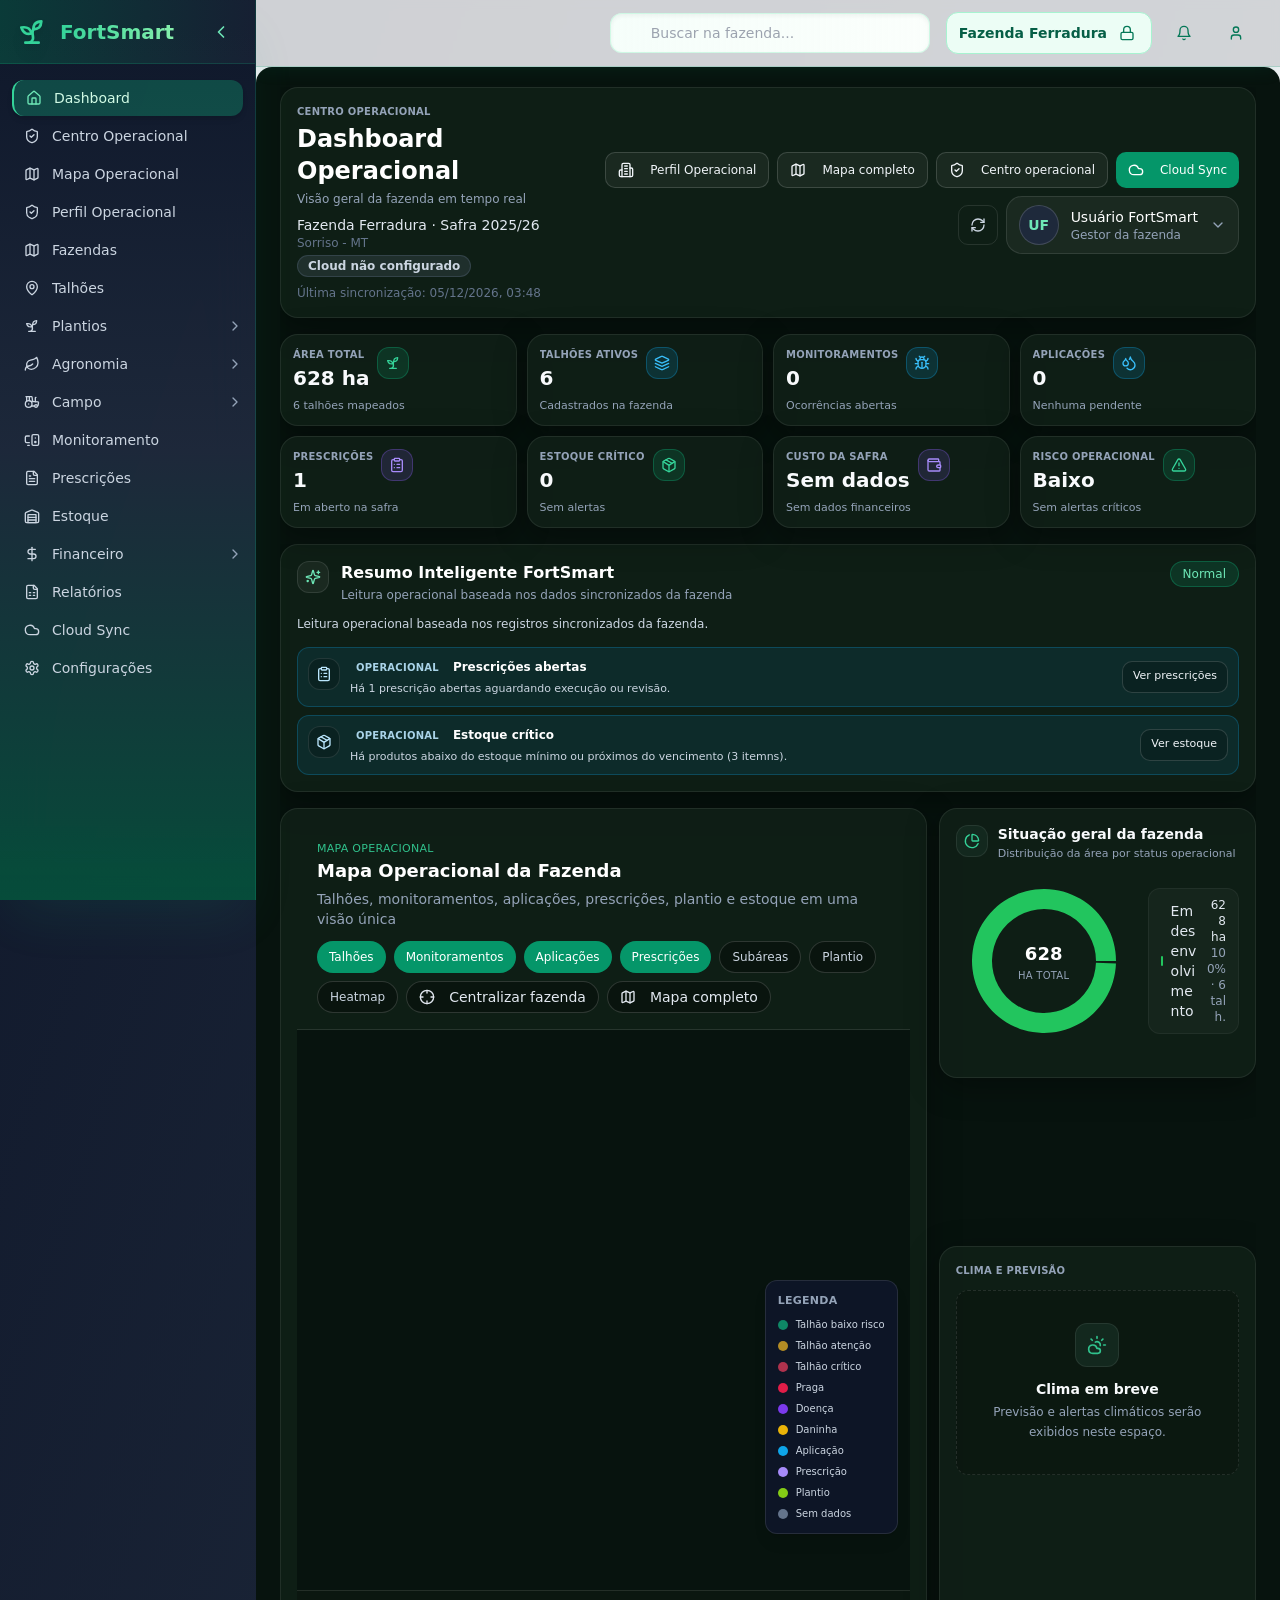
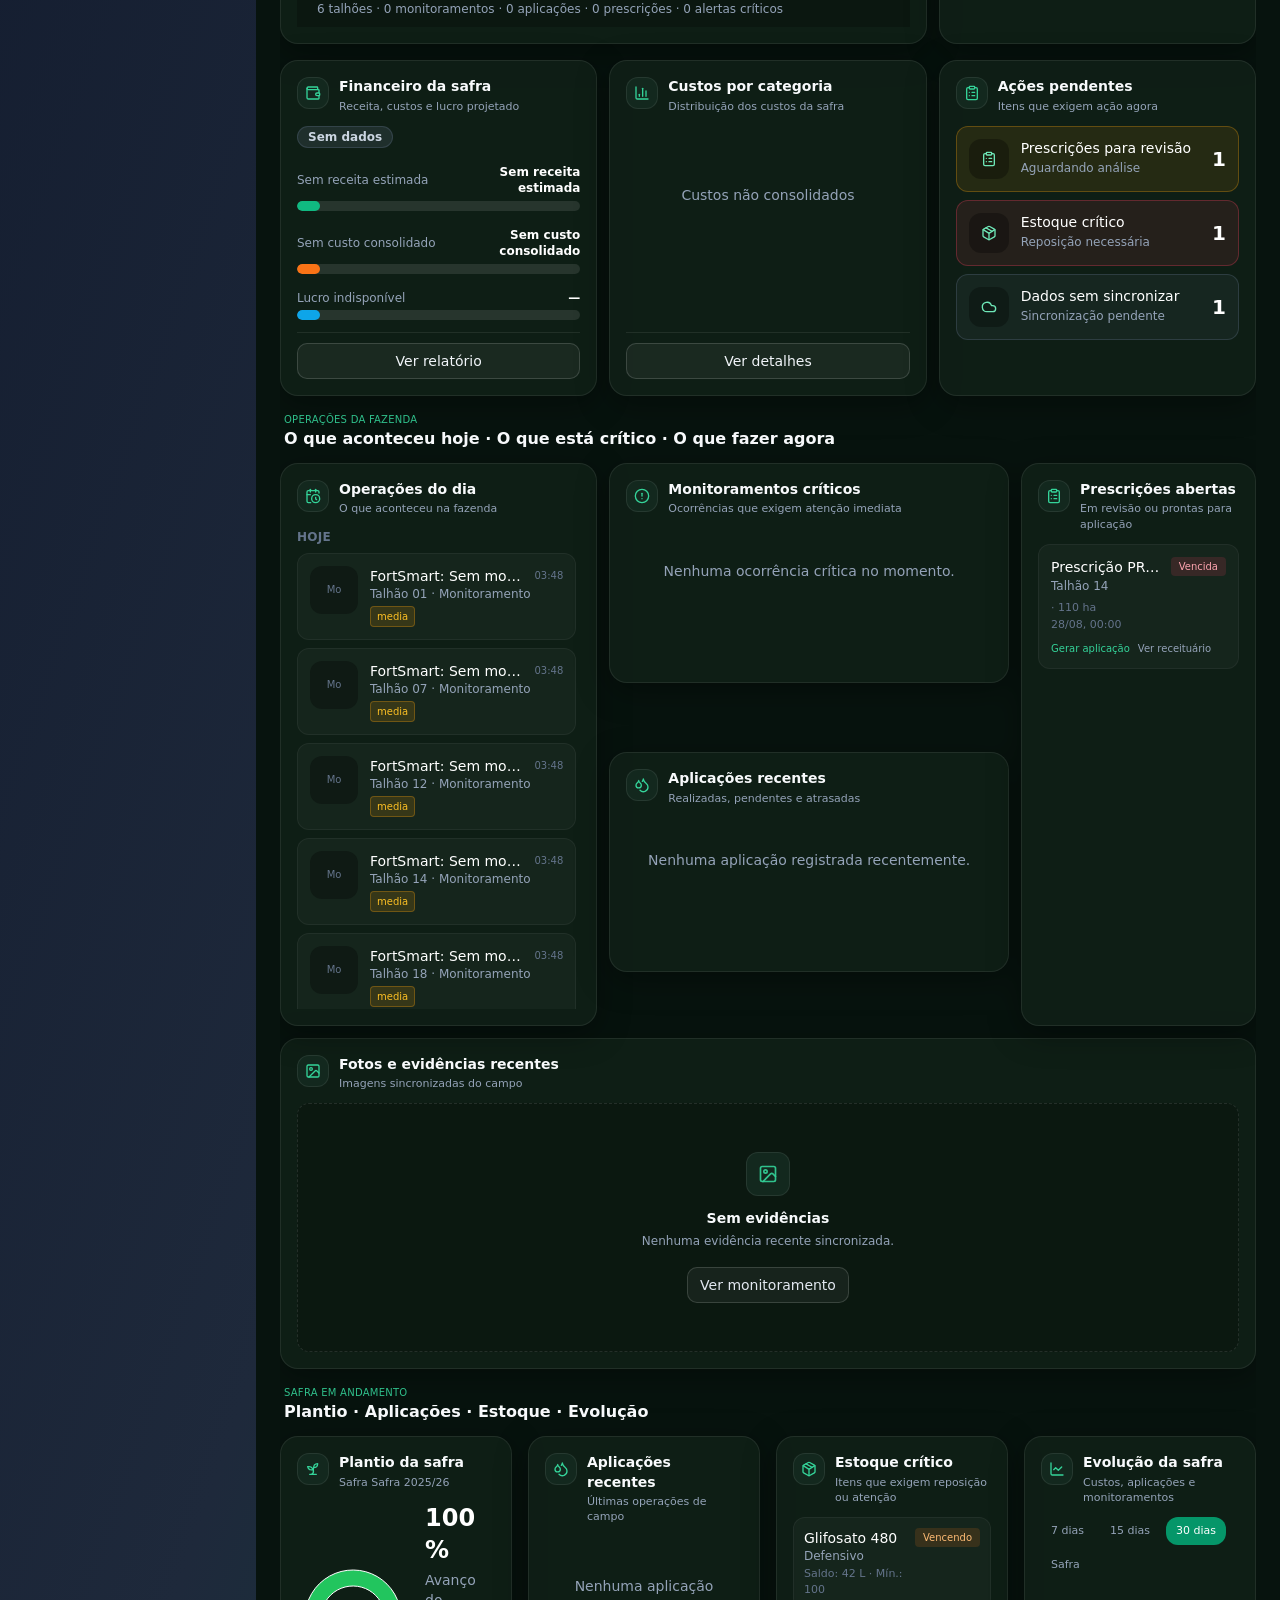
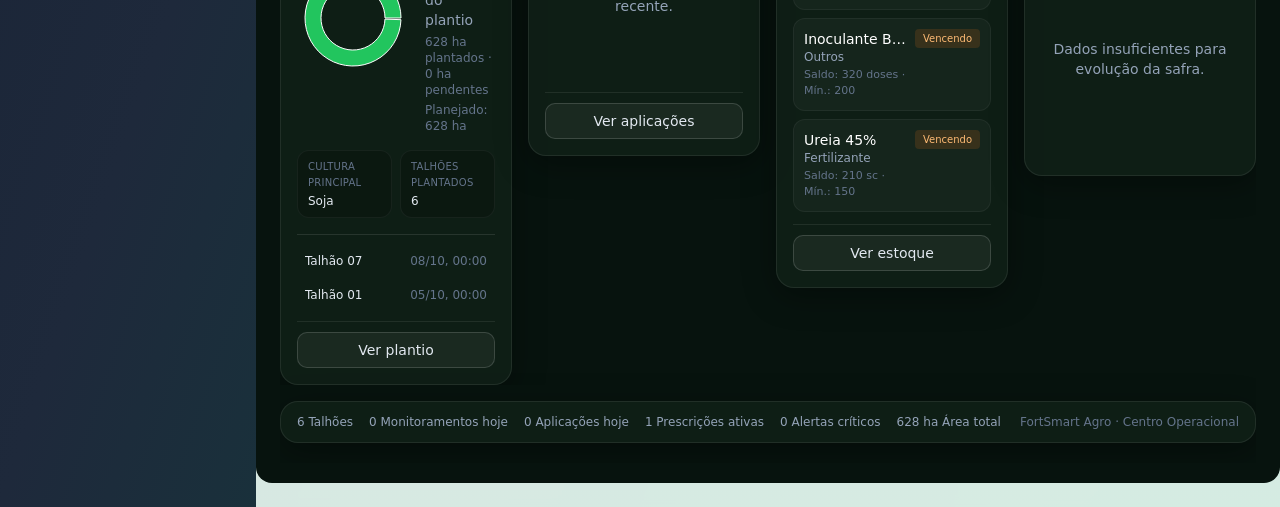
<file: app/index.html>
<!DOCTYPE html>
<html lang="pt-BR">
<head>
  <meta charset="UTF-8" />
  <meta http-equiv="refresh" content="0;url=../sistema/?demo=1#/dashboard" />
  <script>location.replace('../sistema/?demo=1#/dashboard');</script>
  <title>Redirecionando…</title>
</head>
<body>
  <p><a href="../sistema/?demo=1#/dashboard">Abrir demonstração real do FortSmart</a></p>
</body>
</html>
</file>
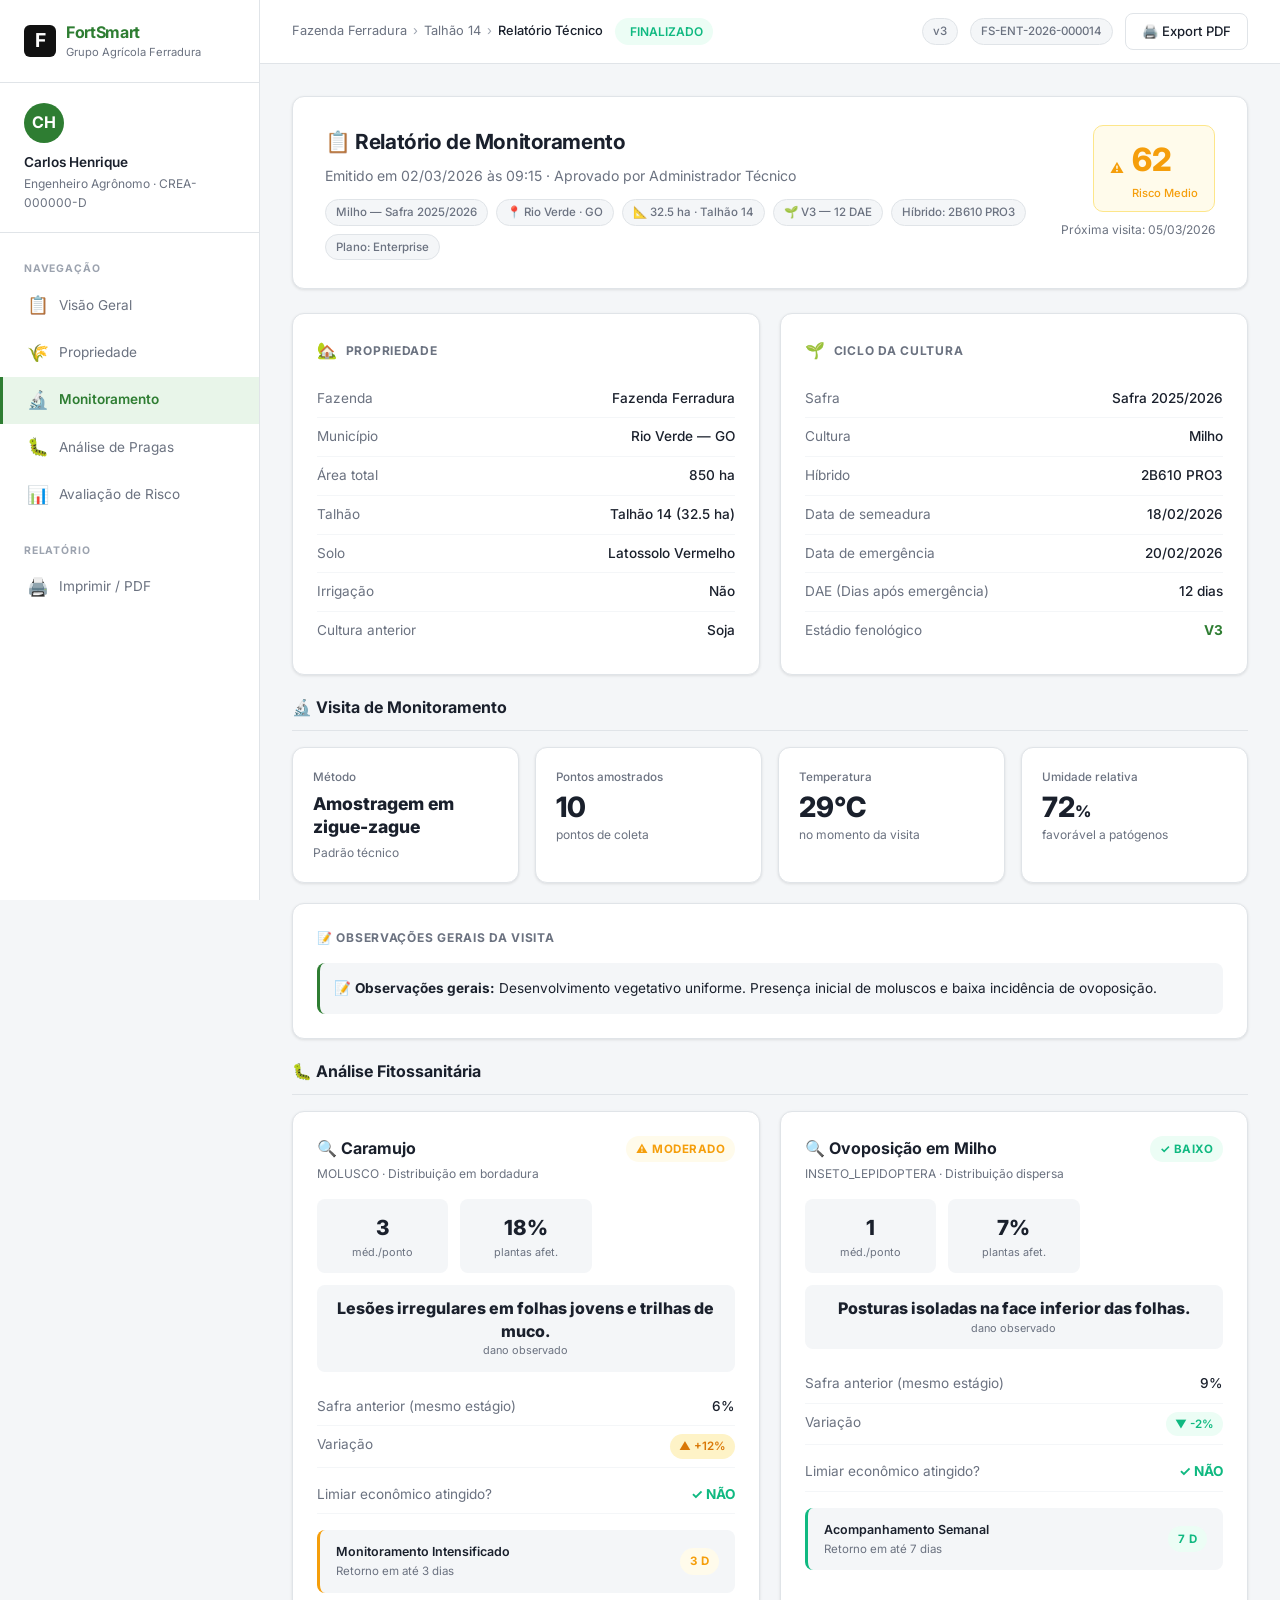
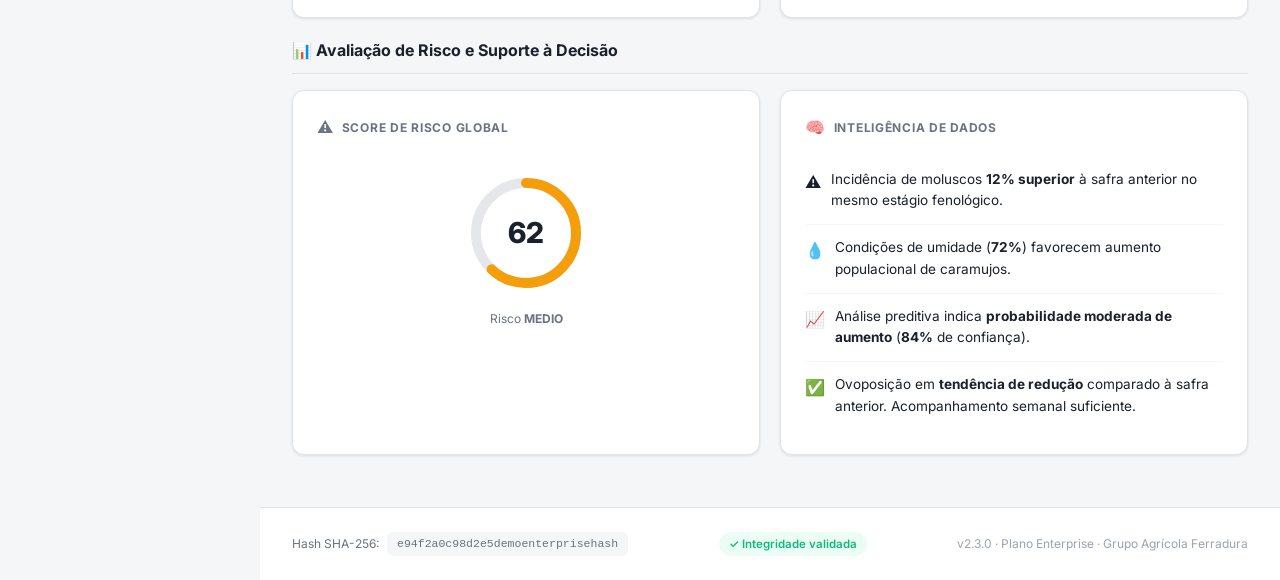
<file: modelo-relatorio-dinamico/index.html>
<!DOCTYPE html>
<html lang="pt-BR">

<head>
    <meta charset="UTF-8" />
    <meta name="viewport" content="width=device-width, initial-scale=1.0" />
    <title>Relatório Técnico Dinâmico</title>
    <link rel="stylesheet" href="assets/css/style.css" />
</head>

<body>

    <div class="layout">
        <!-- ════════════════════════ SIDEBAR ════════════════════════ -->
        <aside class="sidebar">
            <div class="sidebar-logo">
                <div
                    style="background:#111; color:#fff; width:32px; height:32px; display:flex; align-items:center; justify-content:center; border-radius:6px; font-weight:bold; font-size:1.2rem;">
                    F</div>
                <div>
                    <div class="sidebar-logo-text" id="bind-app-name">App Dashboard</div>
                    <span class="sidebar-logo-sub" id="bind-org-name">Carregando...</span>
                </div>
            </div>

            <div class="sidebar-user">
                <div class="user-avatar" id="bind-user-avatar">--</div>
                <div class="user-name" id="bind-user-name">Carregando...</div>
                <div class="user-role" id="bind-user-role">Carregando...</div>
            </div>

            <nav class="sidebar-nav">
                <div class="nav-section-label">Navegação</div>
                <a class="nav-item active" href="#resumo"><span class="nav-icon">📋</span> Visão Geral</a>
                <a class="nav-item" href="#propriedade"><span class="nav-icon">🌾</span> Propriedade</a>
                <a class="nav-item" href="#monitoramento"><span class="nav-icon">🔬</span> Monitoramento</a>
                <a class="nav-item" href="#pragas"><span class="nav-icon">🐛</span> Análise de Pragas</a>
                <a class="nav-item" href="#risco"><span class="nav-icon">📊</span> Avaliação de Risco</a>

                <div class="nav-section-label" style="margin-top:1rem;">Relatório</div>
                <a class="nav-item" href="#" onclick="window.print(); return false;"><span class="nav-icon">🖨️</span>
                    Imprimir / PDF</a>
            </nav>
        </aside>

        <!-- ════════════════════════ MAIN ════════════════════════ -->
        <main class="main">
            <!-- Barra mobile: nome do app quando sidebar está oculta -->
            <div class="mobile-brand" aria-hidden="true">
                <span class="mobile-brand-logo">F</span>
                <span class="mobile-brand-name" id="bind-mobile-org">FortSmart</span>
            </div>
            <!-- Top Header -->
            <header class="top-header">
                <div class="header-left">
                    <nav class="breadcrumb">
                        <span id="bind-bc-farm">...</span>
                        <span class="breadcrumb-sep">›</span>
                        <span id="bind-bc-field">...</span>
                        <span class="breadcrumb-sep">›</span>
                        <span class="breadcrumb-current">Relatório Técnico</span>
                    </nav>
                    <span class="status-badge" id="bind-status-badge">
                        <span class="dot"></span> <span id="bind-status-text">...</span>
                    </span>
                </div>
                <div class="header-right">
                    <span class="meta-tag" id="bind-version">v-</span>
                    <span class="meta-tag" id="bind-report-id">ID ...</span>
                    <a href="#" onclick="window.print(); return false;" class="btn-action outline">🖨️ Export PDF</a>
                </div>
            </header>

            <div class="page-content" id="report-content" style="opacity: 0; transition: opacity 0.3s ease;">

                <!-- ── REPORT HEADER CARD ──────────────────── -->
                <div id="resumo" class="report-header-card">
                    <div class="report-header-info">
                        <h1>📋 Relatório de Monitoramento</h1>
                        <p style="color: var(--text-muted); font-size: 0.88rem; margin-top: 4px;" id="bind-emit-info">
                            Emitido em --/--/---- · Aprovado por ...
                        </p>
                        <div class="report-meta-tags">
                            <span class="meta-tag" id="tag-crop">Cultura</span>
                            <span class="meta-tag" id="tag-location">Localização</span>
                            <span class="meta-tag" id="tag-area">Área</span>
                            <span class="meta-tag" id="tag-stage">Estádio</span>
                            <span class="meta-tag" id="tag-hybrid">Semente</span>
                            <span class="meta-tag" id="tag-plan">Plano</span>
                        </div>
                    </div>
                    <div class="report-header-right">
                        <div class="risk-badge" id="bind-risk-badge">
                            <span>⚠️</span>
                            <div>
                                <div class="risk-score" id="bind-risk-score">--</div>
                                <div style="font-size: 0.7rem; font-weight: 500;" id="bind-risk-level">Risco --</div>
                            </div>
                        </div>
                        <span style="font-size: 0.75rem; color: var(--text-muted);" id="bind-next-visit">Próxima visita:
                            --</span>
                    </div>
                </div>

                <!-- ── PROPRIEDADE & SAFRA ─────────────────── -->
                <div id="propriedade" class="grid-2">
                    <div class="card">
                        <div class="card-title"><span class="card-title-icon">🏡</span> Propriedade</div>
                        <div class="info-row"><span class="info-label">Fazenda</span><span class="info-value"
                                id="prop-farm">--</span></div>
                        <div class="info-row"><span class="info-label">Município</span><span class="info-value"
                                id="prop-city">--</span></div>
                        <div class="info-row"><span class="info-label">Área total</span><span class="info-value"
                                id="prop-total-area">--</span></div>
                        <div class="info-row"><span class="info-label">Talhão</span><span class="info-value"
                                id="prop-field">--</span></div>
                        <div class="info-row"><span class="info-label">Solo</span><span class="info-value"
                                id="prop-soil">--</span></div>
                        <div class="info-row"><span class="info-label">Irrigação</span><span class="info-value"
                                id="prop-irrigation">--</span></div>
                        <div class="info-row"><span class="info-label">Cultura anterior</span><span class="info-value"
                                id="prop-prev-crop">--</span></div>
                    </div>
                    <div class="card">
                        <div class="card-title"><span class="card-title-icon">🌱</span> Ciclo da Cultura</div>
                        <div class="info-row"><span class="info-label">Safra</span><span class="info-value"
                                id="cycle-season">--</span></div>
                        <div class="info-row"><span class="info-label">Cultura</span><span class="info-value"
                                id="cycle-crop">--</span></div>
                        <div class="info-row"><span class="info-label">Híbrido</span><span class="info-value"
                                id="cycle-hybrid">--</span></div>
                        <div class="info-row"><span class="info-label">Data de semeadura</span><span class="info-value"
                                id="cycle-sow">--</span></div>
                        <div class="info-row"><span class="info-label">Data de emergência</span><span class="info-value"
                                id="cycle-emergence">--</span></div>
                        <div class="info-row"><span class="info-label">DAE (Dias após emergência)</span><span
                                class="info-value" id="cycle-dae">--</span></div>
                        <div class="info-row"><span class="info-label">Estádio fenológico</span><span class="info-value"
                                id="cycle-stage" style="color: var(--primary); font-weight: 700;">--</span></div>
                    </div>
                </div>

                <!-- ── MONITORAMENTO ──────────────────────── -->
                <div id="monitoramento">
                    <div class="section-heading">🔬 Visita de Monitoramento</div>
                    <div class="grid-4" style="margin-bottom: 1.25rem;">
                        <div class="stat-card">
                            <div class="stat-label">Método</div>
                            <div class="stat-value" id="mon-method"
                                style="font-size: 1.1rem; margin-top: 6px; line-height: 1.3;">--</div>
                            <div class="stat-unit">Padrão técnico</div>
                        </div>
                        <div class="stat-card">
                            <div class="stat-label">Pontos amostrados</div>
                            <div class="stat-value" id="mon-points">--</div>
                            <div class="stat-unit">pontos de coleta</div>
                        </div>
                        <div class="stat-card">
                            <div class="stat-label">Temperatura</div>
                            <div class="stat-value" id="mon-temp">--</div>
                            <div class="stat-unit">no momento da visita</div>
                        </div>
                        <div class="stat-card">
                            <div class="stat-label">Umidade relativa</div>
                            <div class="stat-value" id="mon-humidity">--</div>
                            <div class="stat-unit">favorável a patógenos</div>
                        </div>
                    </div>

                    <div class="card" style="margin-bottom: 1.25rem;">
                        <div class="card-title">📝 Observações Gerais da Visita</div>
                        <div style="padding: 0.9rem; background: var(--bg); border-radius: 8px; border-left: 3px solid var(--primary); font-size: 0.85rem; color: var(--text-main);"
                            id="mon-notes">
                            --
                        </div>
                    </div>
                </div>

                <!-- ── ANÁLISE DE PRAGAS ──────────────────── -->
                <div id="pragas">
                    <div class="section-heading">🐛 Análise Fitossanitária</div>
                    <!-- O container das pragas geradas dinamicamente -->
                    <div class="grid-2" id="pest-container">
                        <!-- Os cards serão inseridos aqui pelo Javascript -->
                    </div>
                </div>

                <!-- ── RISCO & DECISÃO ────────────────────── -->
                <div id="risco">
                    <div class="section-heading">📊 Avaliação de Risco e Suporte à Decisão</div>
                    <div class="grid-2">
                        <div class="card">
                            <div class="card-title"><span class="card-title-icon">⚠️</span> Score de Risco Global</div>
                            <div class="risk-gauge-wrap">
                                <div class="gauge-ring">
                                    <svg viewBox="0 0 120 120">
                                        <circle class="gauge-track" cx="60" cy="60" r="50" />
                                        <circle id="gauge-fill" class="gauge-fill" cx="60" cy="60" r="50"
                                            stroke-dasharray="314" stroke-dashoffset="314" />
                                    </svg>
                                    <div class="gauge-label" id="main-gauge-score">0</div>
                                </div>
                                <div class="gauge-sub" id="main-gauge-subtitle">Risco <strong>--</strong> — Prioridade:
                                    Monitorar</div>
                            </div>
                        </div>
                        <div class="card">
                            <div class="card-title"><span class="card-title-icon">🧠</span> Inteligência de Dados</div>
                            <!-- Insights dinâmicos -->
                            <div id="insights-container">
                                <!-- Inserido pelo JS -->
                            </div>
                        </div>
                    </div>
                </div>

            </div><!-- /page-content -->

            <footer class="page-footer">
                <div style="display:flex; align-items:center; gap: 0.5rem; flex-wrap:wrap;">
                    <span>Hash SHA-256:</span>
                    <span class="hash-display" id="footer-hash">--</span>
                </div>
                <div style="display:flex; align-items:center; gap: 0.75rem; flex-wrap:wrap;">
                    <span class="integrity-badge">✓ Integridade validada</span>
                </div>
                <div style="color: var(--text-light);" id="footer-text">
                    --
                </div>
            </footer>

        </main>
    </div>

    <!-- SCRIPTS PARA RENDERIZAR O JSON -->
    <script src="assets/js/app.js"></script>

</body>

</html>
</file>
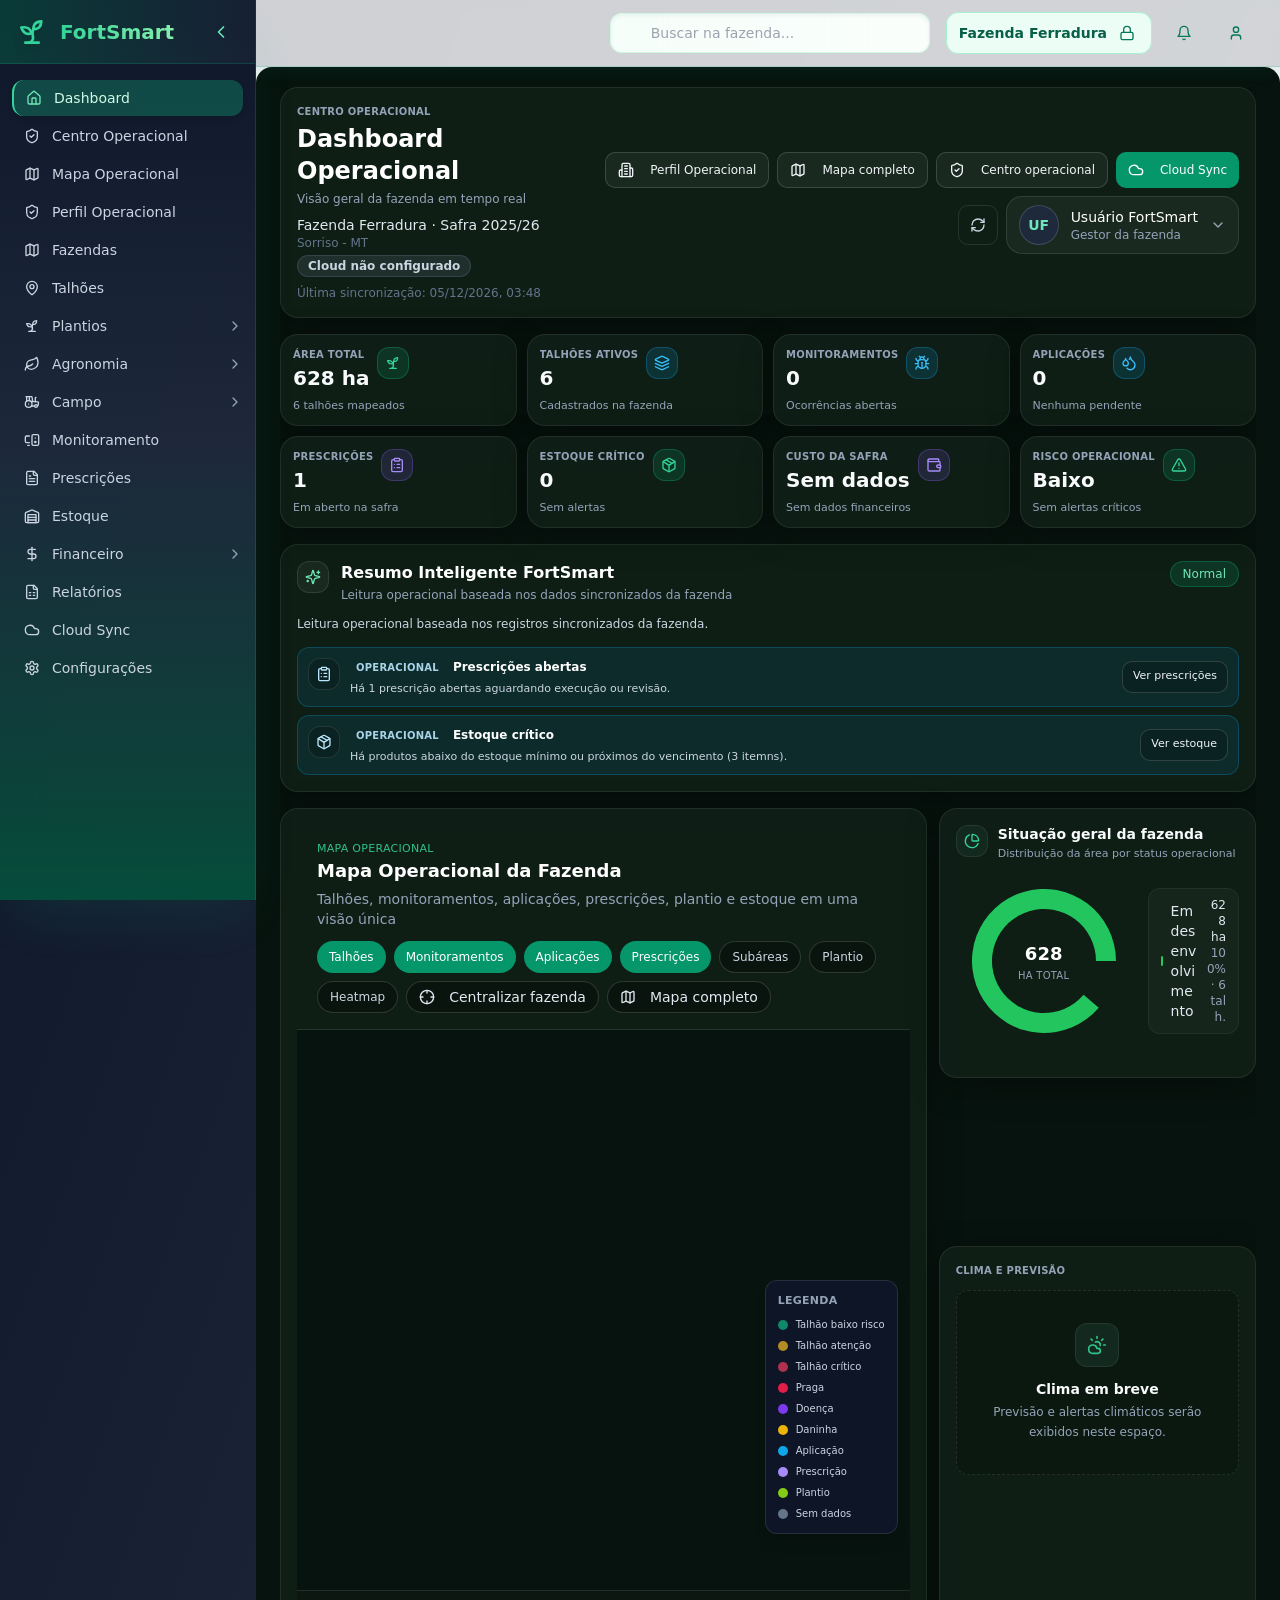
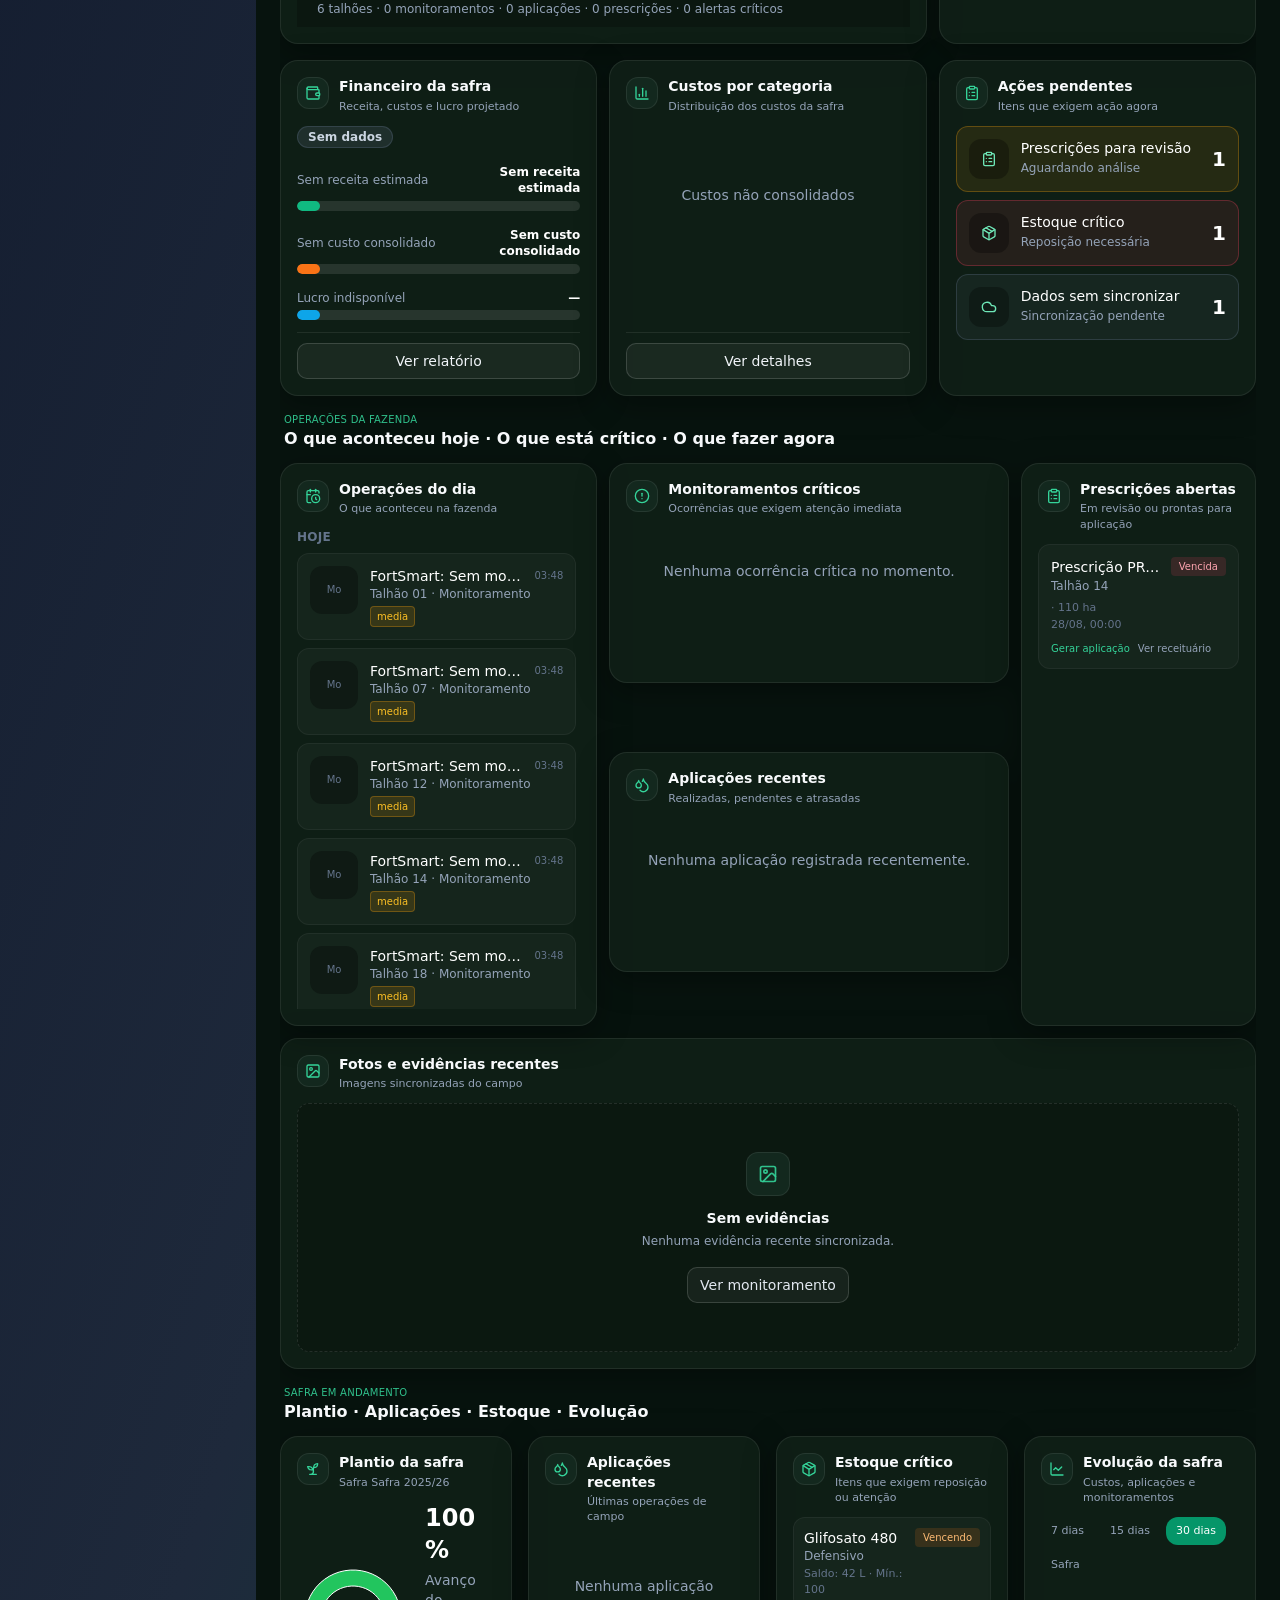
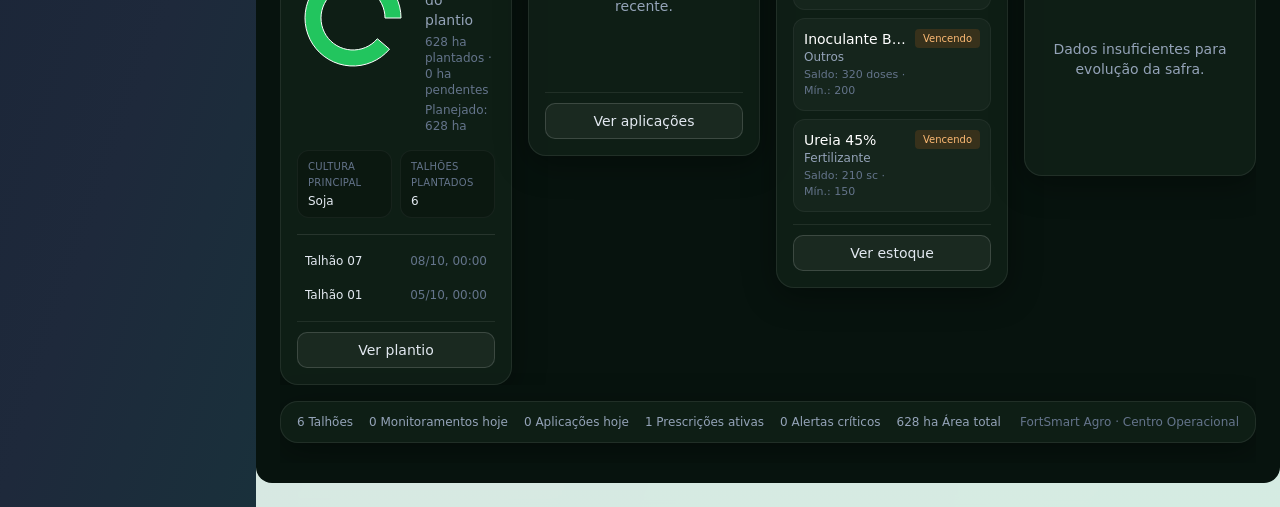
<file: sistema/index.html>
﻿<!doctype html>
<html lang="pt-BR">
  <head>
    <meta charset="UTF-8" />
    <link rel="icon" type="image/x-icon" href="./favicon.ico" />
    <meta name="viewport" content="width=device-width, initial-scale=1.0" />
    <meta name="fortsmart-demo" content="1" />
    <title>FortSmart Agro Tech | Demonstracao</title>
    <script type="module" crossorigin src="./assets/index-CgAW0ZRL.js"></script>
    <link rel="stylesheet" crossorigin href="./assets/index-DGFWzlBW.css">
  </head>
  <body>
    <div id="root"></div>
  </body>
</html>
</file>
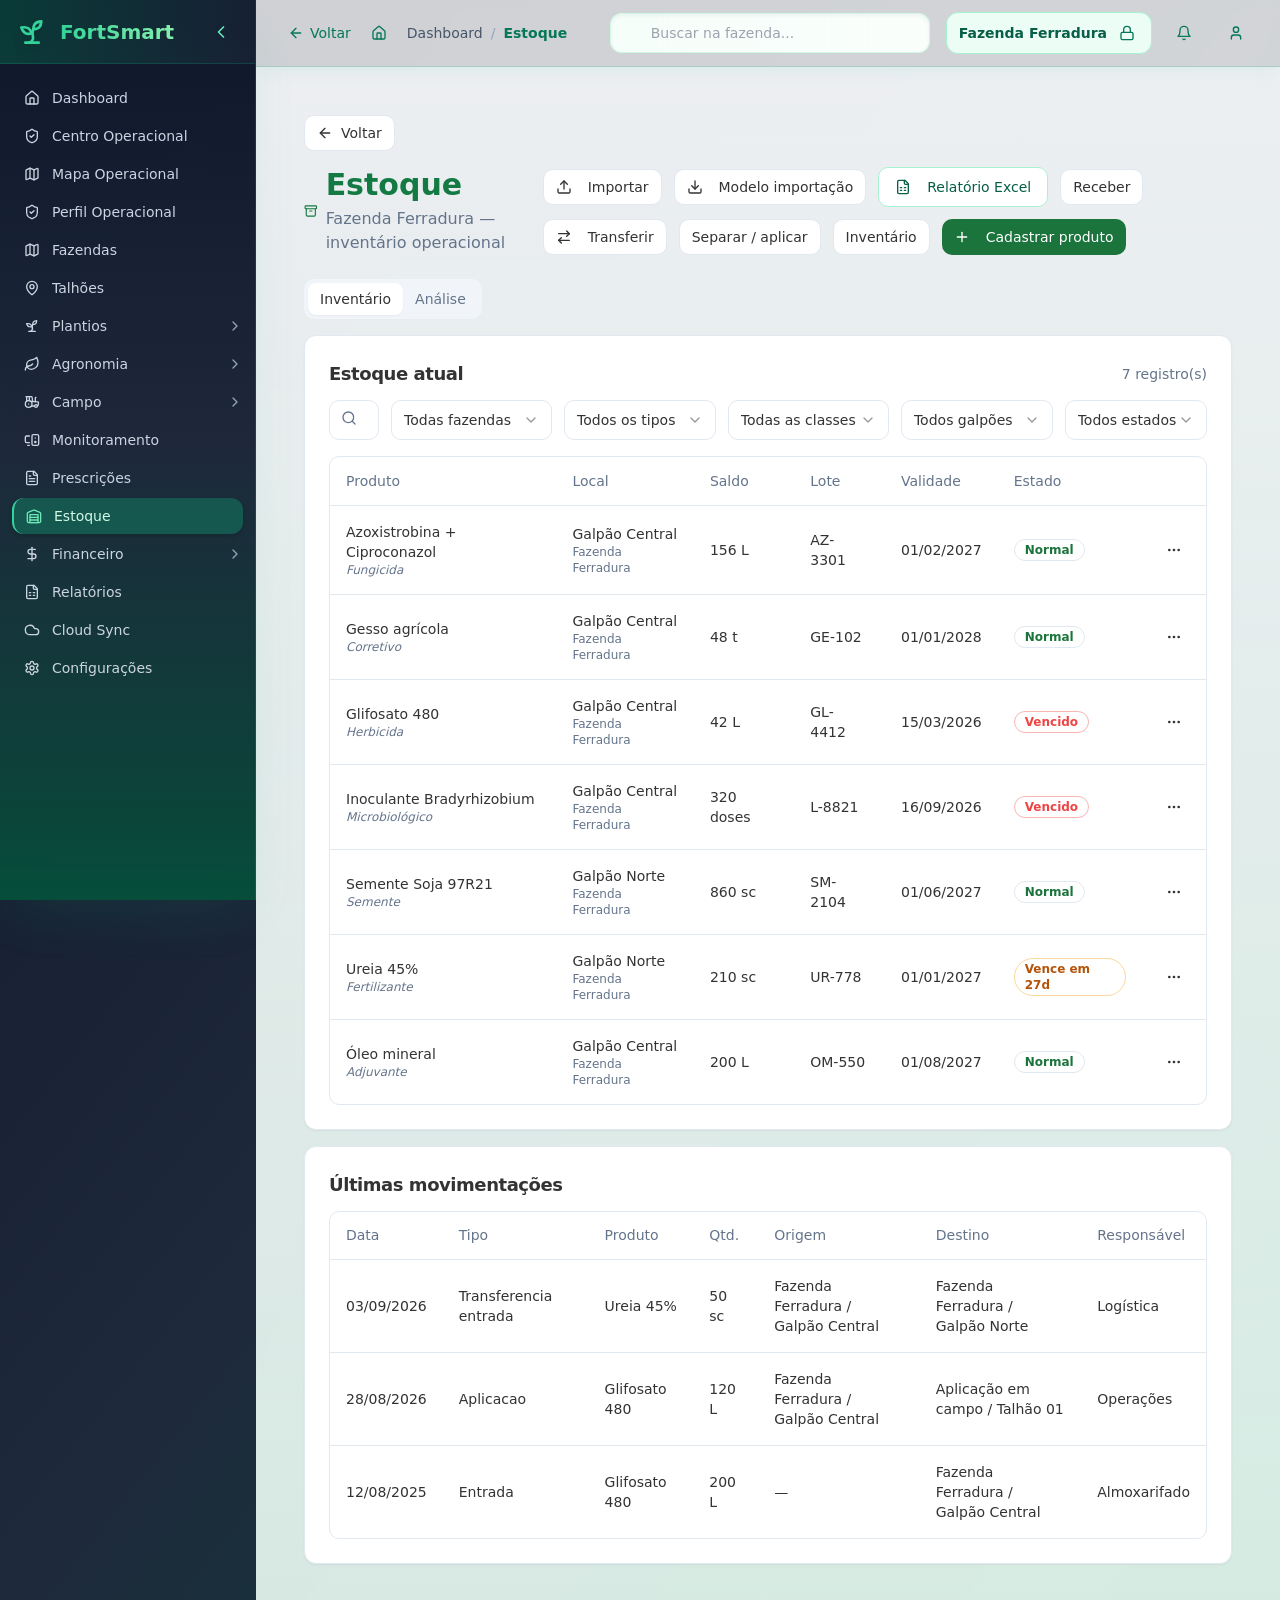
<file: app/estoque.html>
<!DOCTYPE html>
<html lang="pt-BR">
<head>
  <meta charset="UTF-8" />
  <meta http-equiv="refresh" content="0;url=../sistema/?demo=1#/estoque" />
  <script>location.replace('../sistema/?demo=1#/estoque');</script>
  <title>Redirecionando…</title>
</head>
<body>
  <p><a href="../sistema/?demo=1#/estoque">Abrir estoque no sistema real</a></p>
</body>
</html>
</file>
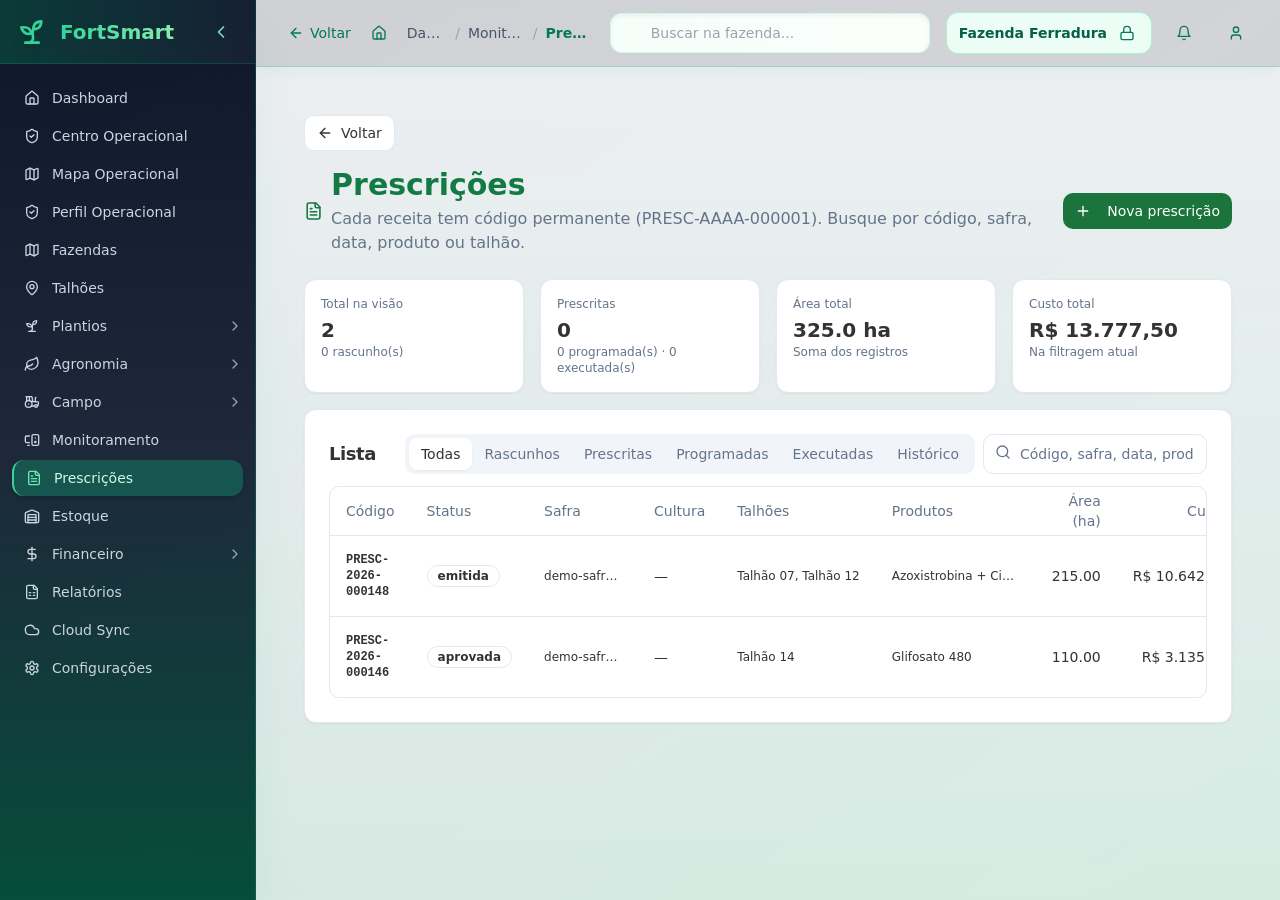
<file: app/prescricao.html>
<!DOCTYPE html>
<html lang="pt-BR">
<head>
  <meta charset="UTF-8" />
  <meta http-equiv="refresh" content="0;url=../sistema/?demo=1#/monitoramento/prescricoes" />
  <script>location.replace('../sistema/?demo=1#/monitoramento/prescricoes');</script>
  <title>Redirecionando…</title>
</head>
<body>
  <p><a href="../sistema/?demo=1#/monitoramento/prescricoes">Abrir prescrições no sistema real</a></p>
</body>
</html>
</file>
<file: modelo-relatorio-dinamico/assets/css/style.css>
/* =====================================================================
   FortSmart — Relatório Web Enterprise
   relatorio.css
===================================================================== */

@import url('https://fonts.googleapis.com/css2?family=Inter:wght@300;400;500;600;700&display=swap');

*,
*::before,
*::after {
    box-sizing: border-box;
    margin: 0;
    padding: 0;
}

:root {
    --primary: #2E7D32;
    --primary-light: #43A047;
    --primary-bg: #E8F5E9;
    --white: #ffffff;
    --bg: #F4F6F8;
    --surface: #ffffff;
    --border: #E0E4E8;
    --text-main: #1A202C;
    --text-muted: #6B7280;
    --text-light: #9CA3AF;
    --warning: #F59E0B;
    --warning-bg: #FFFBEB;
    --danger: #EF4444;
    --danger-bg: #FEF2F2;
    --success: #10B981;
    --success-bg: #ECFDF5;
    --sidebar-w: 260px;
    --header-h: 64px;
    --radius: 12px;
    --shadow: 0 1px 3px rgba(0, 0, 0, 0.08), 0 8px 24px rgba(0, 0, 0, 0.05);
    --shadow-sm: 0 1px 3px rgba(0, 0, 0, 0.1);
}

html {
    scroll-behavior: smooth;
}

body {
    font-family: 'Inter', sans-serif;
    background: var(--bg);
    color: var(--text-main);
    font-size: 0.9rem;
    line-height: 1.6;
    min-height: 100vh;
}

/* ── Layout ────────────────────────────────────── */

.layout {
    display: flex;
    min-height: 100vh;
}

/* ── Sidebar ───────────────────────────────────── */

.sidebar {
    width: var(--sidebar-w);
    background: var(--white);
    border-right: 1px solid var(--border);
    display: flex;
    flex-direction: column;
    position: fixed;
    top: 0;
    left: 0;
    bottom: 0;
    z-index: 100;
    overflow-y: auto;
}

.sidebar-logo {
    padding: 1.25rem 1.5rem;
    border-bottom: 1px solid var(--border);
    display: flex;
    align-items: center;
    gap: 10px;
}

.sidebar-logo img {
    height: 36px;
    width: auto;
}

.sidebar-logo-text {
    font-weight: 700;
    font-size: 1rem;
    color: var(--primary);
    letter-spacing: -0.02em;
}

.sidebar-logo-sub {
    font-size: 0.7rem;
    color: var(--text-muted);
    display: block;
    margin-top: -2px;
}

.sidebar-user {
    padding: 1.25rem 1.5rem;
    border-bottom: 1px solid var(--border);
}

.user-avatar {
    width: 40px;
    height: 40px;
    border-radius: 50%;
    background: var(--primary);
    color: white;
    display: flex;
    align-items: center;
    justify-content: center;
    font-weight: 700;
    font-size: 1rem;
    margin-bottom: 0.6rem;
}

.user-name {
    font-weight: 600;
    font-size: 0.85rem;
    color: var(--text-main);
}

.user-role {
    font-size: 0.75rem;
    color: var(--text-muted);
}

.sidebar-nav {
    padding: 1.25rem 0;
    flex: 1;
}

.nav-section-label {
    font-size: 0.65rem;
    font-weight: 700;
    letter-spacing: 0.08em;
    text-transform: uppercase;
    color: var(--text-light);
    padding: 0.5rem 1.5rem 0.25rem;
}

.nav-item {
    display: flex;
    align-items: center;
    gap: 10px;
    padding: 0.6rem 1.5rem;
    font-size: 0.85rem;
    color: var(--text-muted);
    text-decoration: none;
    border-radius: 0;
    transition: all 0.15s ease;
    cursor: pointer;
    border-left: 3px solid transparent;
}

.nav-item:hover {
    background: var(--bg);
    color: var(--text-main);
}

.nav-item.active {
    color: var(--primary);
    background: var(--primary-bg);
    border-left-color: var(--primary);
    font-weight: 600;
}

.nav-icon {
    font-size: 1.1rem;
    min-width: 20px;
    text-align: center;
}

.sidebar-footer {
    padding: 1rem 1.5rem;
    border-top: 1px solid var(--border);
}

.sidebar-footer a {
    display: flex;
    align-items: center;
    gap: 8px;
    font-size: 0.8rem;
    color: var(--text-muted);
    text-decoration: none;
}

.sidebar-footer a:hover {
    color: var(--primary);
}

/* ── Main Content ──────────────────────────────── */

.main {
    margin-left: var(--sidebar-w);
    flex: 1;
    display: flex;
    flex-direction: column;
    min-height: 100vh;
}

/* Barra superior no mobile (sidebar oculta) */
.mobile-brand {
    display: none;
    align-items: center;
    gap: 10px;
    padding: 0.75rem 1rem;
    background: var(--white);
    border-bottom: 1px solid var(--border);
}

.mobile-brand-logo {
    width: 36px;
    height: 36px;
    background: #111;
    color: #fff;
    border-radius: 8px;
    display: inline-flex;
    align-items: center;
    justify-content: center;
    font-weight: 700;
    font-size: 1.1rem;
}

.mobile-brand-name {
    font-weight: 700;
    font-size: 1rem;
    color: var(--primary);
}

/* ── Top Header ────────────────────────────────── */

.top-header {
    position: sticky;
    top: 0;
    z-index: 50;
    background: var(--white);
    border-bottom: 1px solid var(--border);
    height: var(--header-h);
    display: flex;
    align-items: center;
    justify-content: space-between;
    padding: 0 2rem;
    gap: 1rem;
}

.header-left {
    display: flex;
    align-items: center;
    gap: 0.75rem;
}

.breadcrumb {
    font-size: 0.8rem;
    color: var(--text-muted);
    display: flex;
    align-items: center;
    gap: 6px;
}

.breadcrumb-sep {
    color: var(--text-light);
}

.breadcrumb-current {
    color: var(--text-main);
    font-weight: 500;
}

.header-right {
    display: flex;
    align-items: center;
    gap: 0.75rem;
}

.btn-action {
    display: inline-flex;
    align-items: center;
    gap: 6px;
    padding: 7px 16px;
    border-radius: 8px;
    font-size: 0.82rem;
    font-weight: 500;
    cursor: pointer;
    text-decoration: none;
    border: 1px solid transparent;
    transition: all 0.15s ease;
}

.btn-action.primary {
    background: var(--primary);
    color: white;
}

.btn-action.primary:hover {
    background: var(--primary-light);
}

.btn-action.outline {
    background: white;
    color: var(--text-main);
    border-color: var(--border);
}

.btn-action.outline:hover {
    background: var(--bg);
}

.status-badge {
    display: inline-flex;
    align-items: center;
    gap: 5px;
    padding: 4px 10px;
    border-radius: 20px;
    font-size: 0.75rem;
    font-weight: 600;
}

.status-badge.finalizado {
    background: var(--success-bg);
    color: var(--success);
}

.status-badge.dot {
    width: 6px;
    height: 6px;
    border-radius: 50%;
    background: currentColor;
}

/* ── Page Content ──────────────────────────────── */

.page-content {
    padding: 2rem;
    flex: 1;
}

/* ── Report Header Card ────────────────────────── */

.report-header-card {
    background: var(--white);
    border-radius: var(--radius);
    border: 1px solid var(--border);
    padding: 1.75rem 2rem;
    margin-bottom: 1.5rem;
    display: flex;
    align-items: flex-start;
    justify-content: space-between;
    gap: 1rem;
    box-shadow: var(--shadow-sm);
}

.report-header-info h1 {
    font-size: 1.3rem;
    font-weight: 700;
    color: var(--text-main);
    margin-bottom: 0.4rem;
    letter-spacing: -0.02em;
}

.report-meta-tags {
    display: flex;
    flex-wrap: wrap;
    gap: 0.5rem;
    margin-top: 0.75rem;
}

.meta-tag {
    padding: 3px 10px;
    border-radius: 20px;
    font-size: 0.72rem;
    font-weight: 500;
    background: var(--bg);
    color: var(--text-muted);
    border: 1px solid var(--border);
}

.report-header-right {
    display: flex;
    flex-direction: column;
    align-items: flex-end;
    gap: 0.5rem;
    flex-shrink: 0;
}

.risk-badge {
    display: flex;
    align-items: center;
    gap: 8px;
    padding: 8px 16px;
    border-radius: 10px;
    font-size: 0.85rem;
    font-weight: 700;
}

.risk-badge.medio {
    background: var(--warning-bg);
    color: var(--warning);
    border: 1px solid #fde68a;
}

.risk-badge.baixo {
    background: var(--success-bg);
    color: var(--success);
    border: 1px solid #6ee7b7;
}

.risk-badge.alto {
    background: var(--danger-bg);
    color: var(--danger);
    border: 1px solid #fca5a5;
}

.risk-score {
    font-size: 2rem;
    font-weight: 800;
}

/* ── Grid Layouts ──────────────────────────────── */

.grid-2 {
    display: grid;
    grid-template-columns: 1fr 1fr;
    gap: 1.25rem;
    margin-bottom: 1.25rem;
}

.grid-3 {
    display: grid;
    grid-template-columns: 1fr 1fr 1fr;
    gap: 1.25rem;
    margin-bottom: 1.25rem;
}

.grid-4 {
    display: grid;
    grid-template-columns: repeat(4, 1fr);
    gap: 1rem;
    margin-bottom: 1.25rem;
}

/* ── Cards ─────────────────────────────────────── */

.card {
    background: var(--white);
    border-radius: var(--radius);
    border: 1px solid var(--border);
    padding: 1.5rem;
    box-shadow: var(--shadow-sm);
}

.card-title {
    font-size: 0.75rem;
    font-weight: 700;
    letter-spacing: 0.06em;
    text-transform: uppercase;
    color: var(--text-muted);
    margin-bottom: 1rem;
    display: flex;
    align-items: center;
    gap: 8px;
}

.card-title-icon {
    font-size: 1rem;
}

.info-row {
    display: flex;
    justify-content: space-between;
    padding: 0.5rem 0;
    border-bottom: 1px solid var(--bg);
    font-size: 0.85rem;
}

.info-row:last-child {
    border-bottom: none;
}

.info-label {
    color: var(--text-muted);
}

.info-value {
    font-weight: 500;
    color: var(--text-main);
    text-align: right;
}

/* ── Stat Cards ────────────────────────────────── */

.stat-card {
    background: var(--white);
    border-radius: var(--radius);
    border: 1px solid var(--border);
    padding: 1.25rem;
    box-shadow: var(--shadow-sm);
}

.stat-label {
    font-size: 0.73rem;
    color: var(--text-muted);
    font-weight: 500;
    margin-bottom: 0.4rem;
}

.stat-value {
    font-size: 1.75rem;
    font-weight: 800;
    color: var(--text-main);
    line-height: 1;
}

.stat-unit {
    font-size: 0.75rem;
    color: var(--text-muted);
    margin-top: 4px;
}

.stat-delta {
    display: inline-flex;
    align-items: center;
    gap: 3px;
    font-size: 0.73rem;
    font-weight: 600;
    padding: 2px 7px;
    border-radius: 20px;
    margin-top: 6px;
}

.stat-delta.up {
    background: #fef3c7;
    color: #d97706;
}

.stat-delta.down {
    background: var(--success-bg);
    color: var(--success);
}

/* ── Pest Cards ────────────────────────────────── */

.pest-card {
    background: var(--white);
    border-radius: var(--radius);
    border: 1px solid var(--border);
    padding: 1.5rem;
    box-shadow: var(--shadow-sm);
}

.pest-header {
    display: flex;
    justify-content: space-between;
    align-items: flex-start;
    margin-bottom: 1rem;
}

.pest-name {
    font-size: 1rem;
    font-weight: 700;
    color: var(--text-main);
}

.pest-cat {
    font-size: 0.75rem;
    color: var(--text-muted);
    margin-top: 2px;
}

.severity-badge {
    padding: 4px 10px;
    border-radius: 20px;
    font-size: 0.72rem;
    font-weight: 700;
    text-transform: uppercase;
    letter-spacing: 0.04em;
}

.severity-badge.moderado {
    background: var(--warning-bg);
    color: var(--warning);
}

.severity-badge.baixo {
    background: var(--success-bg);
    color: var(--success);
}

.severity-badge.alto {
    background: var(--danger-bg);
    color: var(--danger);
}

.pest-metrics {
    display: grid;
    grid-template-columns: 1fr 1fr 1fr;
    gap: 0.75rem;
    margin: 1rem 0;
}

.pest-metric {
    background: var(--bg);
    border-radius: 8px;
    padding: 0.75rem;
    text-align: center;
}

.pest-metric-val {
    font-size: 1.3rem;
    font-weight: 800;
    color: var(--text-main);
}

.pest-metric-lbl {
    font-size: 0.68rem;
    color: var(--text-muted);
}

.trend-pill {
    display: inline-flex;
    align-items: center;
    gap: 4px;
    padding: 3px 9px;
    border-radius: 20px;
    font-size: 0.72rem;
    font-weight: 600;
}

.trend-pill.aumento {
    background: #fef3c7;
    color: #d97706;
}

.trend-pill.reducao {
    background: var(--success-bg);
    color: var(--success);
}

.action-bar {
    display: flex;
    align-items: center;
    justify-content: space-between;
    background: var(--bg);
    border-radius: 8px;
    padding: 0.75rem 1rem;
    margin-top: 1rem;
    border-left: 3px solid var(--warning);
}

.action-bar.priority-low {
    border-left-color: var(--success);
}

.action-type {
    font-size: 0.78rem;
    font-weight: 600;
    color: var(--text-main);
}

.action-deadline {
    font-size: 0.72rem;
    color: var(--text-muted);
}

/* ── Risk Gauge ────────────────────────────────── */

.risk-gauge-wrap {
    text-align: center;
    padding: 1rem 0;
}

.gauge-ring {
    width: 120px;
    height: 120px;
    margin: 0 auto 1rem;
    position: relative;
}

.gauge-ring svg {
    width: 100%;
    height: 100%;
    transform: rotate(-90deg);
}

.gauge-track {
    fill: none;
    stroke: #E5E7EB;
    stroke-width: 10;
}

.gauge-fill {
    fill: none;
    stroke-width: 10;
    stroke-linecap: round;
    transition: stroke-dashoffset 1s ease;
}

.gauge-fill.medio {
    stroke: var(--warning);
}

.gauge-label {
    position: absolute;
    top: 50%;
    left: 50%;
    transform: translate(-50%, -50%);
    font-size: 1.8rem;
    font-weight: 800;
    color: var(--text-main);
}

.gauge-sub {
    font-size: 0.75rem;
    color: var(--text-muted);
    text-align: center;
}

/* ── Insight Items ─────────────────────────────── */

.insight-item {
    display: flex;
    align-items: flex-start;
    gap: 10px;
    padding: 0.75rem 0;
    border-bottom: 1px solid var(--bg);
    font-size: 0.85rem;
}

.insight-item:last-child {
    border-bottom: none;
}

.insight-icon {
    font-size: 1rem;
    margin-top: 1px;
    flex-shrink: 0;
}

.insight-text {
    color: var(--text-main);
}

/* ── Audit Table ───────────────────────────────── */

.audit-table {
    width: 100%;
    border-collapse: collapse;
    font-size: 0.82rem;
}

.audit-table th {
    text-align: left;
    padding: 8px 12px;
    background: var(--bg);
    font-size: 0.72rem;
    font-weight: 700;
    letter-spacing: 0.05em;
    text-transform: uppercase;
    color: var(--text-muted);
    border-bottom: 1px solid var(--border);
}

.audit-table td {
    padding: 10px 12px;
    border-bottom: 1px solid var(--border);
    color: var(--text-main);
    vertical-align: middle;
}

.audit-action-badge {
    display: inline-block;
    padding: 2px 8px;
    border-radius: 20px;
    font-size: 0.7rem;
    font-weight: 700;
}

.audit-action-badge.create {
    background: var(--primary-bg);
    color: var(--primary);
}

.audit-action-badge.update {
    background: #fff7ed;
    color: #c2410c;
}

.audit-action-badge.finalize {
    background: var(--success-bg);
    color: var(--success);
}

/* ── Section Title ─────────────────────────────── */

.section-heading {
    font-size: 1rem;
    font-weight: 700;
    color: var(--text-main);
    margin-bottom: 1rem;
    padding-bottom: 0.6rem;
    border-bottom: 1px solid var(--border);
    display: flex;
    align-items: center;
    gap: 8px;
}

/* ── Map Placeholder ───────────────────────────── */

.geo-placeholder {
    background: linear-gradient(135deg, #E8F5E9 0%, #F1F8E9 100%);
    border-radius: 10px;
    height: 160px;
    display: flex;
    align-items: center;
    justify-content: center;
    font-size: 0.85rem;
    color: var(--primary);
    font-weight: 500;
    gap: 8px;
    border: 1px dashed rgba(46, 125, 50, 0.4);
}

/* ── Page Footer  ──────────────────────────────── */

.page-footer {
    padding: 1.5rem 2rem;
    border-top: 1px solid var(--border);
    background: var(--white);
    display: flex;
    align-items: center;
    justify-content: space-between;
    font-size: 0.75rem;
    color: var(--text-muted);
    gap: 1rem;
    flex-wrap: wrap;
}

.hash-display {
    font-family: monospace;
    background: var(--bg);
    padding: 3px 10px;
    border-radius: 6px;
    color: var(--text-muted);
    font-size: 0.72rem;
}

.integrity-badge {
    display: inline-flex;
    align-items: center;
    gap: 5px;
    background: var(--success-bg);
    color: var(--success);
    padding: 3px 10px;
    border-radius: 20px;
    font-size: 0.72rem;
    font-weight: 600;
}

/* ── Mensagem de erro de carregamento ───────────── */

.load-error-msg {
    background: var(--warning-bg);
    border: 1px solid #fde68a;
    color: #92400e;
    padding: 1rem 1.25rem;
    border-radius: var(--radius);
    margin-bottom: 1.5rem;
    font-size: 0.9rem;
}

.load-error-msg code {
    background: rgba(0,0,0,0.06);
    padding: 2px 6px;
    border-radius: 4px;
}

/* ── Responsive ────────────────────────────────── */

@media (max-width: 1024px) {
    .grid-4 {
        grid-template-columns: repeat(2, 1fr);
    }

    .grid-3 {
        grid-template-columns: 1fr 1fr;
    }
}

@media (max-width: 768px) {
    .sidebar {
        display: none;
    }

    .main {
        margin-left: 0;
    }

    .mobile-brand {
        display: flex;
    }

    .top-header {
        padding: 0 1rem;
        flex-wrap: wrap;
        min-height: var(--header-h);
        height: auto;
        padding-top: 0.75rem;
        padding-bottom: 0.75rem;
    }

    .header-left {
        width: 100%;
        order: 1;
    }

    .header-right {
        width: 100%;
        order: 2;
        justify-content: flex-start;
    }

    .breadcrumb {
        flex-wrap: wrap;
        font-size: 0.75rem;
    }

    .btn-action.outline {
        padding: 6px 12px;
        font-size: 0.8rem;
    }

    .grid-2,
    .grid-3 {
        grid-template-columns: 1fr;
    }

    .report-header-card {
        flex-direction: column;
        padding: 1.25rem 1rem;
    }

    .report-header-info h1 {
        font-size: 1.1rem;
    }

    .report-meta-tags {
        gap: 0.4rem;
    }

    .meta-tag {
        font-size: 0.68rem;
        padding: 2px 8px;
    }

    .grid-4 {
        grid-template-columns: 1fr;
    }

    .pest-metrics {
        grid-template-columns: 1fr 1fr;
    }

    .page-content {
        padding: 1rem;
    }

    .page-footer {
        flex-direction: column;
        align-items: flex-start;
        padding: 1rem;
        gap: 0.75rem;
    }

    .hash-display {
        word-break: break-all;
        font-size: 0.65rem;
    }
}
</file>
<file: sistema/assets/index-DGFWzlBW.css>
@import"https://fonts.googleapis.com/css2?family=DM+Sans:ital,opsz,wght@0,9..40,400;0,9..40,500;0,9..40,600;0,9..40,700;1,9..40,400&family=IBM+Plex+Mono:wght@400;500;600&display=swap";.maplibregl-map{font:12px/20px Helvetica Neue,Arial,Helvetica,sans-serif;overflow:hidden;position:relative;-webkit-tap-highlight-color:rgb(0,0,0,0)}.maplibregl-canvas{left:0;position:absolute;top:0}.maplibregl-map:fullscreen{height:100%;width:100%}.maplibregl-ctrl-group button.maplibregl-ctrl-compass{touch-action:none}.maplibregl-canvas-container.maplibregl-interactive,.maplibregl-ctrl-group button.maplibregl-ctrl-compass{cursor:grab;-webkit-user-select:none;-moz-user-select:none;user-select:none}.maplibregl-canvas-container.maplibregl-interactive.maplibregl-track-pointer{cursor:pointer}.maplibregl-canvas-container.maplibregl-interactive:active,.maplibregl-ctrl-group button.maplibregl-ctrl-compass:active{cursor:grabbing}.maplibregl-canvas-container.maplibregl-touch-zoom-rotate,.maplibregl-canvas-container.maplibregl-touch-zoom-rotate .maplibregl-canvas{touch-action:pan-x pan-y}.maplibregl-canvas-container.maplibregl-touch-drag-pan,.maplibregl-canvas-container.maplibregl-touch-drag-pan .maplibregl-canvas{touch-action:pinch-zoom}.maplibregl-canvas-container.maplibregl-touch-zoom-rotate.maplibregl-touch-drag-pan,.maplibregl-canvas-container.maplibregl-touch-zoom-rotate.maplibregl-touch-drag-pan .maplibregl-canvas{touch-action:none}.maplibregl-canvas-container.maplibregl-touch-drag-pan.maplibregl-cooperative-gestures,.maplibregl-canvas-container.maplibregl-touch-drag-pan.maplibregl-cooperative-gestures .maplibregl-canvas{touch-action:pan-x pan-y}.maplibregl-ctrl-bottom-left,.maplibregl-ctrl-bottom-right,.maplibregl-ctrl-top-left,.maplibregl-ctrl-top-right{pointer-events:none;position:absolute;z-index:2}.maplibregl-ctrl-top-left{left:0;top:0}.maplibregl-ctrl-top-right{right:0;top:0}.maplibregl-ctrl-bottom-left{bottom:0;left:0}.maplibregl-ctrl-bottom-right{bottom:0;right:0}.maplibregl-ctrl{clear:both;pointer-events:auto;transform:translate(0)}.maplibregl-ctrl-top-left .maplibregl-ctrl{float:left;margin:10px 0 0 10px}.maplibregl-ctrl-top-right .maplibregl-ctrl{float:right;margin:10px 10px 0 0}.maplibregl-ctrl-bottom-left .maplibregl-ctrl{float:left;margin:0 0 10px 10px}.maplibregl-ctrl-bottom-right .maplibregl-ctrl{float:right;margin:0 10px 10px 0}.maplibregl-ctrl-group{background:#fff;border-radius:4px}.maplibregl-ctrl-group:not(:empty){box-shadow:0 0 0 2px #0000001a}@media (forced-colors:active){.maplibregl-ctrl-group:not(:empty){box-shadow:0 0 0 2px ButtonText}}.maplibregl-ctrl-group button{background-color:transparent;border:0;box-sizing:border-box;cursor:pointer;display:block;height:29px;outline:none;padding:0;width:29px}.maplibregl-ctrl-group button+button{border-top:1px solid #ddd}.maplibregl-ctrl button .maplibregl-ctrl-icon{background-position:50%;background-repeat:no-repeat;display:block;height:100%;width:100%}@media (forced-colors:active){.maplibregl-ctrl-icon{background-color:transparent}.maplibregl-ctrl-group button+button{border-top:1px solid ButtonText}}.maplibregl-ctrl button::-moz-focus-inner{border:0;padding:0}.maplibregl-ctrl-attrib-button:focus,.maplibregl-ctrl-group button:focus{box-shadow:0 0 2px 2px #0096ff}.maplibregl-ctrl button:disabled{cursor:not-allowed}.maplibregl-ctrl button:disabled .maplibregl-ctrl-icon{opacity:.25}@media (hover:hover){.maplibregl-ctrl button:not(:disabled):hover{background-color:#0000000d}}.maplibregl-ctrl button:not(:disabled):active{background-color:#0000000d}.maplibregl-ctrl-group button:focus:focus-visible{box-shadow:0 0 2px 2px #0096ff}.maplibregl-ctrl-group button:focus:not(:focus-visible){box-shadow:none}.maplibregl-ctrl-group button:focus:first-child{border-radius:4px 4px 0 0}.maplibregl-ctrl-group button:focus:last-child{border-radius:0 0 4px 4px}.maplibregl-ctrl-group button:focus:only-child{border-radius:inherit}.maplibregl-ctrl button.maplibregl-ctrl-zoom-out .maplibregl-ctrl-icon{background-image:url("data:image/svg+xml;charset=utf-8,%3Csvg xmlns='http://www.w3.org/2000/svg' width='29' height='29' fill='%23333' viewBox='0 0 29 29'%3E%3Cpath d='M10 13c-.75 0-1.5.75-1.5 1.5S9.25 16 10 16h9c.75 0 1.5-.75 1.5-1.5S19.75 13 19 13z'/%3E%3C/svg%3E")}.maplibregl-ctrl button.maplibregl-ctrl-zoom-in .maplibregl-ctrl-icon{background-image:url("data:image/svg+xml;charset=utf-8,%3Csvg xmlns='http://www.w3.org/2000/svg' width='29' height='29' fill='%23333' viewBox='0 0 29 29'%3E%3Cpath d='M14.5 8.5c-.75 0-1.5.75-1.5 1.5v3h-3c-.75 0-1.5.75-1.5 1.5S9.25 16 10 16h3v3c0 .75.75 1.5 1.5 1.5S16 19.75 16 19v-3h3c.75 0 1.5-.75 1.5-1.5S19.75 13 19 13h-3v-3c0-.75-.75-1.5-1.5-1.5'/%3E%3C/svg%3E")}@media (forced-colors:active){.maplibregl-ctrl button.maplibregl-ctrl-zoom-out .maplibregl-ctrl-icon{background-image:url("data:image/svg+xml;charset=utf-8,%3Csvg xmlns='http://www.w3.org/2000/svg' width='29' height='29' fill='%23fff' viewBox='0 0 29 29'%3E%3Cpath d='M10 13c-.75 0-1.5.75-1.5 1.5S9.25 16 10 16h9c.75 0 1.5-.75 1.5-1.5S19.75 13 19 13z'/%3E%3C/svg%3E")}.maplibregl-ctrl button.maplibregl-ctrl-zoom-in .maplibregl-ctrl-icon{background-image:url("data:image/svg+xml;charset=utf-8,%3Csvg xmlns='http://www.w3.org/2000/svg' width='29' height='29' fill='%23fff' viewBox='0 0 29 29'%3E%3Cpath d='M14.5 8.5c-.75 0-1.5.75-1.5 1.5v3h-3c-.75 0-1.5.75-1.5 1.5S9.25 16 10 16h3v3c0 .75.75 1.5 1.5 1.5S16 19.75 16 19v-3h3c.75 0 1.5-.75 1.5-1.5S19.75 13 19 13h-3v-3c0-.75-.75-1.5-1.5-1.5'/%3E%3C/svg%3E")}}@media (forced-colors:active) and (prefers-color-scheme:light){.maplibregl-ctrl button.maplibregl-ctrl-zoom-out .maplibregl-ctrl-icon{background-image:url("data:image/svg+xml;charset=utf-8,%3Csvg xmlns='http://www.w3.org/2000/svg' width='29' height='29' viewBox='0 0 29 29'%3E%3Cpath d='M10 13c-.75 0-1.5.75-1.5 1.5S9.25 16 10 16h9c.75 0 1.5-.75 1.5-1.5S19.75 13 19 13z'/%3E%3C/svg%3E")}.maplibregl-ctrl button.maplibregl-ctrl-zoom-in .maplibregl-ctrl-icon{background-image:url("data:image/svg+xml;charset=utf-8,%3Csvg xmlns='http://www.w3.org/2000/svg' width='29' height='29' viewBox='0 0 29 29'%3E%3Cpath d='M14.5 8.5c-.75 0-1.5.75-1.5 1.5v3h-3c-.75 0-1.5.75-1.5 1.5S9.25 16 10 16h3v3c0 .75.75 1.5 1.5 1.5S16 19.75 16 19v-3h3c.75 0 1.5-.75 1.5-1.5S19.75 13 19 13h-3v-3c0-.75-.75-1.5-1.5-1.5'/%3E%3C/svg%3E")}}.maplibregl-ctrl button.maplibregl-ctrl-fullscreen .maplibregl-ctrl-icon{background-image:url("data:image/svg+xml;charset=utf-8,%3Csvg xmlns='http://www.w3.org/2000/svg' width='29' height='29' fill='%23333' viewBox='0 0 29 29'%3E%3Cpath d='M24 16v5.5c0 1.75-.75 2.5-2.5 2.5H16v-1l3-1.5-4-5.5 1-1 5.5 4 1.5-3zM6 16l1.5 3 5.5-4 1 1-4 5.5 3 1.5v1H7.5C5.75 24 5 23.25 5 21.5V16zm7-11v1l-3 1.5 4 5.5-1 1-5.5-4L6 13H5V7.5C5 5.75 5.75 5 7.5 5zm11 2.5c0-1.75-.75-2.5-2.5-2.5H16v1l3 1.5-4 5.5 1 1 5.5-4 1.5 3h1z'/%3E%3C/svg%3E")}.maplibregl-ctrl button.maplibregl-ctrl-shrink .maplibregl-ctrl-icon{background-image:url("data:image/svg+xml;charset=utf-8,%3Csvg xmlns='http://www.w3.org/2000/svg' width='29' height='29' viewBox='0 0 29 29'%3E%3Cpath d='M18.5 16c-1.75 0-2.5.75-2.5 2.5V24h1l1.5-3 5.5 4 1-1-4-5.5 3-1.5v-1zM13 18.5c0-1.75-.75-2.5-2.5-2.5H5v1l3 1.5L4 24l1 1 5.5-4 1.5 3h1zm3-8c0 1.75.75 2.5 2.5 2.5H24v-1l-3-1.5L25 5l-1-1-5.5 4L17 5h-1zM10.5 13c1.75 0 2.5-.75 2.5-2.5V5h-1l-1.5 3L5 4 4 5l4 5.5L5 12v1z'/%3E%3C/svg%3E")}@media (forced-colors:active){.maplibregl-ctrl button.maplibregl-ctrl-fullscreen .maplibregl-ctrl-icon{background-image:url("data:image/svg+xml;charset=utf-8,%3Csvg xmlns='http://www.w3.org/2000/svg' width='29' height='29' fill='%23fff' viewBox='0 0 29 29'%3E%3Cpath d='M24 16v5.5c0 1.75-.75 2.5-2.5 2.5H16v-1l3-1.5-4-5.5 1-1 5.5 4 1.5-3zM6 16l1.5 3 5.5-4 1 1-4 5.5 3 1.5v1H7.5C5.75 24 5 23.25 5 21.5V16zm7-11v1l-3 1.5 4 5.5-1 1-5.5-4L6 13H5V7.5C5 5.75 5.75 5 7.5 5zm11 2.5c0-1.75-.75-2.5-2.5-2.5H16v1l3 1.5-4 5.5 1 1 5.5-4 1.5 3h1z'/%3E%3C/svg%3E")}.maplibregl-ctrl button.maplibregl-ctrl-shrink .maplibregl-ctrl-icon{background-image:url("data:image/svg+xml;charset=utf-8,%3Csvg xmlns='http://www.w3.org/2000/svg' width='29' height='29' fill='%23fff' viewBox='0 0 29 29'%3E%3Cpath d='M18.5 16c-1.75 0-2.5.75-2.5 2.5V24h1l1.5-3 5.5 4 1-1-4-5.5 3-1.5v-1zM13 18.5c0-1.75-.75-2.5-2.5-2.5H5v1l3 1.5L4 24l1 1 5.5-4 1.5 3h1zm3-8c0 1.75.75 2.5 2.5 2.5H24v-1l-3-1.5L25 5l-1-1-5.5 4L17 5h-1zM10.5 13c1.75 0 2.5-.75 2.5-2.5V5h-1l-1.5 3L5 4 4 5l4 5.5L5 12v1z'/%3E%3C/svg%3E")}}@media (forced-colors:active) and (prefers-color-scheme:light){.maplibregl-ctrl button.maplibregl-ctrl-fullscreen .maplibregl-ctrl-icon{background-image:url("data:image/svg+xml;charset=utf-8,%3Csvg xmlns='http://www.w3.org/2000/svg' width='29' height='29' viewBox='0 0 29 29'%3E%3Cpath d='M24 16v5.5c0 1.75-.75 2.5-2.5 2.5H16v-1l3-1.5-4-5.5 1-1 5.5 4 1.5-3zM6 16l1.5 3 5.5-4 1 1-4 5.5 3 1.5v1H7.5C5.75 24 5 23.25 5 21.5V16zm7-11v1l-3 1.5 4 5.5-1 1-5.5-4L6 13H5V7.5C5 5.75 5.75 5 7.5 5zm11 2.5c0-1.75-.75-2.5-2.5-2.5H16v1l3 1.5-4 5.5 1 1 5.5-4 1.5 3h1z'/%3E%3C/svg%3E")}.maplibregl-ctrl button.maplibregl-ctrl-shrink .maplibregl-ctrl-icon{background-image:url("data:image/svg+xml;charset=utf-8,%3Csvg xmlns='http://www.w3.org/2000/svg' width='29' height='29' viewBox='0 0 29 29'%3E%3Cpath d='M18.5 16c-1.75 0-2.5.75-2.5 2.5V24h1l1.5-3 5.5 4 1-1-4-5.5 3-1.5v-1zM13 18.5c0-1.75-.75-2.5-2.5-2.5H5v1l3 1.5L4 24l1 1 5.5-4 1.5 3h1zm3-8c0 1.75.75 2.5 2.5 2.5H24v-1l-3-1.5L25 5l-1-1-5.5 4L17 5h-1zM10.5 13c1.75 0 2.5-.75 2.5-2.5V5h-1l-1.5 3L5 4 4 5l4 5.5L5 12v1z'/%3E%3C/svg%3E")}}.maplibregl-ctrl button.maplibregl-ctrl-compass .maplibregl-ctrl-icon{background-image:url("data:image/svg+xml;charset=utf-8,%3Csvg xmlns='http://www.w3.org/2000/svg' width='29' height='29' fill='%23333' viewBox='0 0 29 29'%3E%3Cpath d='m10.5 14 4-8 4 8z'/%3E%3Cpath fill='%23ccc' d='m10.5 16 4 8 4-8z'/%3E%3C/svg%3E")}@media (forced-colors:active){.maplibregl-ctrl button.maplibregl-ctrl-compass .maplibregl-ctrl-icon{background-image:url("data:image/svg+xml;charset=utf-8,%3Csvg xmlns='http://www.w3.org/2000/svg' width='29' height='29' fill='%23fff' viewBox='0 0 29 29'%3E%3Cpath d='m10.5 14 4-8 4 8z'/%3E%3Cpath fill='%23ccc' d='m10.5 16 4 8 4-8z'/%3E%3C/svg%3E")}}@media (forced-colors:active) and (prefers-color-scheme:light){.maplibregl-ctrl button.maplibregl-ctrl-compass .maplibregl-ctrl-icon{background-image:url("data:image/svg+xml;charset=utf-8,%3Csvg xmlns='http://www.w3.org/2000/svg' width='29' height='29' viewBox='0 0 29 29'%3E%3Cpath d='m10.5 14 4-8 4 8z'/%3E%3Cpath fill='%23ccc' d='m10.5 16 4 8 4-8z'/%3E%3C/svg%3E")}}.maplibregl-ctrl button.maplibregl-ctrl-globe .maplibregl-ctrl-icon{background-image:url("data:image/svg+xml;charset=utf-8,%3Csvg xmlns='http://www.w3.org/2000/svg' width='22' height='22' fill='none' stroke='%23333' viewBox='0 0 22 22'%3E%3Ccircle cx='11' cy='11' r='8.5'/%3E%3Cpath d='M17.5 11c0 4.819-3.02 8.5-6.5 8.5S4.5 15.819 4.5 11 7.52 2.5 11 2.5s6.5 3.681 6.5 8.5Z'/%3E%3Cpath d='M13.5 11c0 2.447-.331 4.64-.853 6.206-.262.785-.562 1.384-.872 1.777-.314.399-.58.517-.775.517s-.461-.118-.775-.517c-.31-.393-.61-.992-.872-1.777C8.831 15.64 8.5 13.446 8.5 11s.331-4.64.853-6.206c.262-.785.562-1.384.872-1.777.314-.399.58-.517.775-.517s.461.118.775.517c.31.393.61.992.872 1.777.522 1.565.853 3.76.853 6.206Z'/%3E%3Cpath d='M11 7.5c-1.909 0-3.622-.166-4.845-.428-.616-.132-1.08-.283-1.379-.434a1.3 1.3 0 0 1-.224-.138q.07-.058.224-.138c.299-.151.763-.302 1.379-.434C7.378 5.666 9.091 5.5 11 5.5s3.622.166 4.845.428c.616.132 1.08.283 1.379.434.105.053.177.1.224.138q-.07.058-.224.138c-.299.151-.763.302-1.379.434-1.223.262-2.936.428-4.845.428ZM4.486 6.436ZM11 16.5c-1.909 0-3.622-.166-4.845-.428-.616-.132-1.08-.283-1.379-.434a1.3 1.3 0 0 1-.224-.138 1.3 1.3 0 0 1 .224-.138c.299-.151.763-.302 1.379-.434C7.378 14.666 9.091 14.5 11 14.5s3.622.166 4.845.428c.616.132 1.08.283 1.379.434.105.053.177.1.224.138a1.3 1.3 0 0 1-.224.138c-.299.151-.763.302-1.379.434-1.223.262-2.936.428-4.845.428Zm-6.514-1.064ZM11 12.5c-2.46 0-4.672-.222-6.255-.574-.796-.177-1.406-.38-1.805-.59a1.5 1.5 0 0 1-.39-.272.3.3 0 0 1-.047-.064.3.3 0 0 1 .048-.064c.066-.073.189-.167.389-.272.399-.21 1.009-.413 1.805-.59C6.328 9.722 8.54 9.5 11 9.5s4.672.222 6.256.574c.795.177 1.405.38 1.804.59.2.105.323.2.39.272a.3.3 0 0 1 .047.064.3.3 0 0 1-.048.064 1.4 1.4 0 0 1-.389.272c-.399.21-1.009.413-1.804.59-1.584.352-3.796.574-6.256.574Zm-8.501-1.51v.002zm0 .018v.002zm17.002.002v-.002zm0-.018v-.002z'/%3E%3C/svg%3E")}.maplibregl-ctrl button.maplibregl-ctrl-globe-enabled .maplibregl-ctrl-icon{background-image:url("data:image/svg+xml;charset=utf-8,%3Csvg xmlns='http://www.w3.org/2000/svg' width='22' height='22' fill='none' stroke='%2333b5e5' viewBox='0 0 22 22'%3E%3Ccircle cx='11' cy='11' r='8.5'/%3E%3Cpath d='M17.5 11c0 4.819-3.02 8.5-6.5 8.5S4.5 15.819 4.5 11 7.52 2.5 11 2.5s6.5 3.681 6.5 8.5Z'/%3E%3Cpath d='M13.5 11c0 2.447-.331 4.64-.853 6.206-.262.785-.562 1.384-.872 1.777-.314.399-.58.517-.775.517s-.461-.118-.775-.517c-.31-.393-.61-.992-.872-1.777C8.831 15.64 8.5 13.446 8.5 11s.331-4.64.853-6.206c.262-.785.562-1.384.872-1.777.314-.399.58-.517.775-.517s.461.118.775.517c.31.393.61.992.872 1.777.522 1.565.853 3.76.853 6.206Z'/%3E%3Cpath d='M11 7.5c-1.909 0-3.622-.166-4.845-.428-.616-.132-1.08-.283-1.379-.434a1.3 1.3 0 0 1-.224-.138q.07-.058.224-.138c.299-.151.763-.302 1.379-.434C7.378 5.666 9.091 5.5 11 5.5s3.622.166 4.845.428c.616.132 1.08.283 1.379.434.105.053.177.1.224.138q-.07.058-.224.138c-.299.151-.763.302-1.379.434-1.223.262-2.936.428-4.845.428ZM4.486 6.436ZM11 16.5c-1.909 0-3.622-.166-4.845-.428-.616-.132-1.08-.283-1.379-.434a1.3 1.3 0 0 1-.224-.138 1.3 1.3 0 0 1 .224-.138c.299-.151.763-.302 1.379-.434C7.378 14.666 9.091 14.5 11 14.5s3.622.166 4.845.428c.616.132 1.08.283 1.379.434.105.053.177.1.224.138a1.3 1.3 0 0 1-.224.138c-.299.151-.763.302-1.379.434-1.223.262-2.936.428-4.845.428Zm-6.514-1.064ZM11 12.5c-2.46 0-4.672-.222-6.255-.574-.796-.177-1.406-.38-1.805-.59a1.5 1.5 0 0 1-.39-.272.3.3 0 0 1-.047-.064.3.3 0 0 1 .048-.064c.066-.073.189-.167.389-.272.399-.21 1.009-.413 1.805-.59C6.328 9.722 8.54 9.5 11 9.5s4.672.222 6.256.574c.795.177 1.405.38 1.804.59.2.105.323.2.39.272a.3.3 0 0 1 .047.064.3.3 0 0 1-.048.064 1.4 1.4 0 0 1-.389.272c-.399.21-1.009.413-1.804.59-1.584.352-3.796.574-6.256.574Zm-8.501-1.51v.002zm0 .018v.002zm17.002.002v-.002zm0-.018v-.002z'/%3E%3C/svg%3E")}.maplibregl-ctrl button.maplibregl-ctrl-terrain .maplibregl-ctrl-icon{background-image:url("data:image/svg+xml;charset=utf-8,%3Csvg xmlns='http://www.w3.org/2000/svg' width='22' height='22' fill='%23333' viewBox='0 0 22 22'%3E%3Cpath d='m1.754 13.406 4.453-4.851 3.09 3.09 3.281 3.277.969-.969-3.309-3.312 3.844-4.121 6.148 6.886h1.082v-.855l-7.207-8.07-4.84 5.187L6.169 6.57l-5.48 5.965v.871ZM.688 16.844h20.625v1.375H.688Zm0 0'/%3E%3C/svg%3E")}.maplibregl-ctrl button.maplibregl-ctrl-terrain-enabled .maplibregl-ctrl-icon{background-image:url("data:image/svg+xml;charset=utf-8,%3Csvg xmlns='http://www.w3.org/2000/svg' width='22' height='22' fill='%2333b5e5' viewBox='0 0 22 22'%3E%3Cpath d='m1.754 13.406 4.453-4.851 3.09 3.09 3.281 3.277.969-.969-3.309-3.312 3.844-4.121 6.148 6.886h1.082v-.855l-7.207-8.07-4.84 5.187L6.169 6.57l-5.48 5.965v.871ZM.688 16.844h20.625v1.375H.688Zm0 0'/%3E%3C/svg%3E")}.maplibregl-ctrl button.maplibregl-ctrl-geolocate .maplibregl-ctrl-icon{background-image:url("data:image/svg+xml;charset=utf-8,%3Csvg xmlns='http://www.w3.org/2000/svg' width='29' height='29' fill='%23333' viewBox='0 0 20 20'%3E%3Cpath d='M10 4C9 4 9 5 9 5v.1A5 5 0 0 0 5.1 9H5s-1 0-1 1 1 1 1 1h.1A5 5 0 0 0 9 14.9v.1s0 1 1 1 1-1 1-1v-.1a5 5 0 0 0 3.9-3.9h.1s1 0 1-1-1-1-1-1h-.1A5 5 0 0 0 11 5.1V5s0-1-1-1m0 2.5a3.5 3.5 0 1 1 0 7 3.5 3.5 0 1 1 0-7'/%3E%3Ccircle cx='10' cy='10' r='2'/%3E%3C/svg%3E")}.maplibregl-ctrl button.maplibregl-ctrl-geolocate:disabled .maplibregl-ctrl-icon{background-image:url("data:image/svg+xml;charset=utf-8,%3Csvg xmlns='http://www.w3.org/2000/svg' width='29' height='29' fill='%23aaa' viewBox='0 0 20 20'%3E%3Cpath d='M10 4C9 4 9 5 9 5v.1A5 5 0 0 0 5.1 9H5s-1 0-1 1 1 1 1 1h.1A5 5 0 0 0 9 14.9v.1s0 1 1 1 1-1 1-1v-.1a5 5 0 0 0 3.9-3.9h.1s1 0 1-1-1-1-1-1h-.1A5 5 0 0 0 11 5.1V5s0-1-1-1m0 2.5a3.5 3.5 0 1 1 0 7 3.5 3.5 0 1 1 0-7'/%3E%3Ccircle cx='10' cy='10' r='2'/%3E%3Cpath fill='red' d='m14 5 1 1-9 9-1-1z'/%3E%3C/svg%3E")}.maplibregl-ctrl button.maplibregl-ctrl-geolocate.maplibregl-ctrl-geolocate-active .maplibregl-ctrl-icon{background-image:url("data:image/svg+xml;charset=utf-8,%3Csvg xmlns='http://www.w3.org/2000/svg' width='29' height='29' fill='%2333b5e5' viewBox='0 0 20 20'%3E%3Cpath d='M10 4C9 4 9 5 9 5v.1A5 5 0 0 0 5.1 9H5s-1 0-1 1 1 1 1 1h.1A5 5 0 0 0 9 14.9v.1s0 1 1 1 1-1 1-1v-.1a5 5 0 0 0 3.9-3.9h.1s1 0 1-1-1-1-1-1h-.1A5 5 0 0 0 11 5.1V5s0-1-1-1m0 2.5a3.5 3.5 0 1 1 0 7 3.5 3.5 0 1 1 0-7'/%3E%3Ccircle cx='10' cy='10' r='2'/%3E%3C/svg%3E")}.maplibregl-ctrl button.maplibregl-ctrl-geolocate.maplibregl-ctrl-geolocate-active-error .maplibregl-ctrl-icon{background-image:url("data:image/svg+xml;charset=utf-8,%3Csvg xmlns='http://www.w3.org/2000/svg' width='29' height='29' fill='%23e58978' viewBox='0 0 20 20'%3E%3Cpath d='M10 4C9 4 9 5 9 5v.1A5 5 0 0 0 5.1 9H5s-1 0-1 1 1 1 1 1h.1A5 5 0 0 0 9 14.9v.1s0 1 1 1 1-1 1-1v-.1a5 5 0 0 0 3.9-3.9h.1s1 0 1-1-1-1-1-1h-.1A5 5 0 0 0 11 5.1V5s0-1-1-1m0 2.5a3.5 3.5 0 1 1 0 7 3.5 3.5 0 1 1 0-7'/%3E%3Ccircle cx='10' cy='10' r='2'/%3E%3C/svg%3E")}.maplibregl-ctrl button.maplibregl-ctrl-geolocate.maplibregl-ctrl-geolocate-background .maplibregl-ctrl-icon{background-image:url("data:image/svg+xml;charset=utf-8,%3Csvg xmlns='http://www.w3.org/2000/svg' width='29' height='29' fill='%2333b5e5' viewBox='0 0 20 20'%3E%3Cpath d='M10 4C9 4 9 5 9 5v.1A5 5 0 0 0 5.1 9H5s-1 0-1 1 1 1 1 1h.1A5 5 0 0 0 9 14.9v.1s0 1 1 1 1-1 1-1v-.1a5 5 0 0 0 3.9-3.9h.1s1 0 1-1-1-1-1-1h-.1A5 5 0 0 0 11 5.1V5s0-1-1-1m0 2.5a3.5 3.5 0 1 1 0 7 3.5 3.5 0 1 1 0-7'/%3E%3C/svg%3E")}.maplibregl-ctrl button.maplibregl-ctrl-geolocate.maplibregl-ctrl-geolocate-background-error .maplibregl-ctrl-icon{background-image:url("data:image/svg+xml;charset=utf-8,%3Csvg xmlns='http://www.w3.org/2000/svg' width='29' height='29' fill='%23e54e33' viewBox='0 0 20 20'%3E%3Cpath d='M10 4C9 4 9 5 9 5v.1A5 5 0 0 0 5.1 9H5s-1 0-1 1 1 1 1 1h.1A5 5 0 0 0 9 14.9v.1s0 1 1 1 1-1 1-1v-.1a5 5 0 0 0 3.9-3.9h.1s1 0 1-1-1-1-1-1h-.1A5 5 0 0 0 11 5.1V5s0-1-1-1m0 2.5a3.5 3.5 0 1 1 0 7 3.5 3.5 0 1 1 0-7'/%3E%3C/svg%3E")}.maplibregl-ctrl button.maplibregl-ctrl-geolocate.maplibregl-ctrl-geolocate-waiting .maplibregl-ctrl-icon{animation:maplibregl-spin 2s linear infinite}@media (forced-colors:active){.maplibregl-ctrl button.maplibregl-ctrl-geolocate .maplibregl-ctrl-icon{background-image:url("data:image/svg+xml;charset=utf-8,%3Csvg xmlns='http://www.w3.org/2000/svg' width='29' height='29' fill='%23fff' viewBox='0 0 20 20'%3E%3Cpath d='M10 4C9 4 9 5 9 5v.1A5 5 0 0 0 5.1 9H5s-1 0-1 1 1 1 1 1h.1A5 5 0 0 0 9 14.9v.1s0 1 1 1 1-1 1-1v-.1a5 5 0 0 0 3.9-3.9h.1s1 0 1-1-1-1-1-1h-.1A5 5 0 0 0 11 5.1V5s0-1-1-1m0 2.5a3.5 3.5 0 1 1 0 7 3.5 3.5 0 1 1 0-7'/%3E%3Ccircle cx='10' cy='10' r='2'/%3E%3C/svg%3E")}.maplibregl-ctrl button.maplibregl-ctrl-geolocate:disabled .maplibregl-ctrl-icon{background-image:url("data:image/svg+xml;charset=utf-8,%3Csvg xmlns='http://www.w3.org/2000/svg' width='29' height='29' fill='%23999' viewBox='0 0 20 20'%3E%3Cpath d='M10 4C9 4 9 5 9 5v.1A5 5 0 0 0 5.1 9H5s-1 0-1 1 1 1 1 1h.1A5 5 0 0 0 9 14.9v.1s0 1 1 1 1-1 1-1v-.1a5 5 0 0 0 3.9-3.9h.1s1 0 1-1-1-1-1-1h-.1A5 5 0 0 0 11 5.1V5s0-1-1-1m0 2.5a3.5 3.5 0 1 1 0 7 3.5 3.5 0 1 1 0-7'/%3E%3Ccircle cx='10' cy='10' r='2'/%3E%3Cpath fill='red' d='m14 5 1 1-9 9-1-1z'/%3E%3C/svg%3E")}.maplibregl-ctrl button.maplibregl-ctrl-geolocate.maplibregl-ctrl-geolocate-active .maplibregl-ctrl-icon{background-image:url("data:image/svg+xml;charset=utf-8,%3Csvg xmlns='http://www.w3.org/2000/svg' width='29' height='29' fill='%2333b5e5' viewBox='0 0 20 20'%3E%3Cpath d='M10 4C9 4 9 5 9 5v.1A5 5 0 0 0 5.1 9H5s-1 0-1 1 1 1 1 1h.1A5 5 0 0 0 9 14.9v.1s0 1 1 1 1-1 1-1v-.1a5 5 0 0 0 3.9-3.9h.1s1 0 1-1-1-1-1-1h-.1A5 5 0 0 0 11 5.1V5s0-1-1-1m0 2.5a3.5 3.5 0 1 1 0 7 3.5 3.5 0 1 1 0-7'/%3E%3Ccircle cx='10' cy='10' r='2'/%3E%3C/svg%3E")}.maplibregl-ctrl button.maplibregl-ctrl-geolocate.maplibregl-ctrl-geolocate-active-error .maplibregl-ctrl-icon{background-image:url("data:image/svg+xml;charset=utf-8,%3Csvg xmlns='http://www.w3.org/2000/svg' width='29' height='29' fill='%23e58978' viewBox='0 0 20 20'%3E%3Cpath d='M10 4C9 4 9 5 9 5v.1A5 5 0 0 0 5.1 9H5s-1 0-1 1 1 1 1 1h.1A5 5 0 0 0 9 14.9v.1s0 1 1 1 1-1 1-1v-.1a5 5 0 0 0 3.9-3.9h.1s1 0 1-1-1-1-1-1h-.1A5 5 0 0 0 11 5.1V5s0-1-1-1m0 2.5a3.5 3.5 0 1 1 0 7 3.5 3.5 0 1 1 0-7'/%3E%3Ccircle cx='10' cy='10' r='2'/%3E%3C/svg%3E")}.maplibregl-ctrl button.maplibregl-ctrl-geolocate.maplibregl-ctrl-geolocate-background .maplibregl-ctrl-icon{background-image:url("data:image/svg+xml;charset=utf-8,%3Csvg xmlns='http://www.w3.org/2000/svg' width='29' height='29' fill='%2333b5e5' viewBox='0 0 20 20'%3E%3Cpath d='M10 4C9 4 9 5 9 5v.1A5 5 0 0 0 5.1 9H5s-1 0-1 1 1 1 1 1h.1A5 5 0 0 0 9 14.9v.1s0 1 1 1 1-1 1-1v-.1a5 5 0 0 0 3.9-3.9h.1s1 0 1-1-1-1-1-1h-.1A5 5 0 0 0 11 5.1V5s0-1-1-1m0 2.5a3.5 3.5 0 1 1 0 7 3.5 3.5 0 1 1 0-7'/%3E%3C/svg%3E")}.maplibregl-ctrl button.maplibregl-ctrl-geolocate.maplibregl-ctrl-geolocate-background-error .maplibregl-ctrl-icon{background-image:url("data:image/svg+xml;charset=utf-8,%3Csvg xmlns='http://www.w3.org/2000/svg' width='29' height='29' fill='%23e54e33' viewBox='0 0 20 20'%3E%3Cpath d='M10 4C9 4 9 5 9 5v.1A5 5 0 0 0 5.1 9H5s-1 0-1 1 1 1 1 1h.1A5 5 0 0 0 9 14.9v.1s0 1 1 1 1-1 1-1v-.1a5 5 0 0 0 3.9-3.9h.1s1 0 1-1-1-1-1-1h-.1A5 5 0 0 0 11 5.1V5s0-1-1-1m0 2.5a3.5 3.5 0 1 1 0 7 3.5 3.5 0 1 1 0-7'/%3E%3C/svg%3E")}}@media (forced-colors:active) and (prefers-color-scheme:light){.maplibregl-ctrl button.maplibregl-ctrl-geolocate .maplibregl-ctrl-icon{background-image:url("data:image/svg+xml;charset=utf-8,%3Csvg xmlns='http://www.w3.org/2000/svg' width='29' height='29' viewBox='0 0 20 20'%3E%3Cpath d='M10 4C9 4 9 5 9 5v.1A5 5 0 0 0 5.1 9H5s-1 0-1 1 1 1 1 1h.1A5 5 0 0 0 9 14.9v.1s0 1 1 1 1-1 1-1v-.1a5 5 0 0 0 3.9-3.9h.1s1 0 1-1-1-1-1-1h-.1A5 5 0 0 0 11 5.1V5s0-1-1-1m0 2.5a3.5 3.5 0 1 1 0 7 3.5 3.5 0 1 1 0-7'/%3E%3Ccircle cx='10' cy='10' r='2'/%3E%3C/svg%3E")}.maplibregl-ctrl button.maplibregl-ctrl-geolocate:disabled .maplibregl-ctrl-icon{background-image:url("data:image/svg+xml;charset=utf-8,%3Csvg xmlns='http://www.w3.org/2000/svg' width='29' height='29' fill='%23666' viewBox='0 0 20 20'%3E%3Cpath d='M10 4C9 4 9 5 9 5v.1A5 5 0 0 0 5.1 9H5s-1 0-1 1 1 1 1 1h.1A5 5 0 0 0 9 14.9v.1s0 1 1 1 1-1 1-1v-.1a5 5 0 0 0 3.9-3.9h.1s1 0 1-1-1-1-1-1h-.1A5 5 0 0 0 11 5.1V5s0-1-1-1m0 2.5a3.5 3.5 0 1 1 0 7 3.5 3.5 0 1 1 0-7'/%3E%3Ccircle cx='10' cy='10' r='2'/%3E%3Cpath fill='red' d='m14 5 1 1-9 9-1-1z'/%3E%3C/svg%3E")}}@keyframes maplibregl-spin{0%{transform:rotate(0)}to{transform:rotate(1turn)}}a.maplibregl-ctrl-logo{background-image:url("data:image/svg+xml;charset=utf-8,%3Csvg xmlns='http://www.w3.org/2000/svg' width='88' height='23' fill='none'%3E%3Cpath fill='%23000' fill-opacity='.4' fill-rule='evenodd' d='M17.408 16.796h-1.827l2.501-12.095h.198l3.324 6.533.988 2.19.988-2.19 3.258-6.533h.181l2.6 12.095h-1.81l-1.218-5.644-.362-1.71-.658 1.71-2.929 5.644h-.098l-2.914-5.644-.757-1.71-.345 1.71zm1.958-3.42-.726 3.663a1.255 1.255 0 0 1-1.232 1.011h-1.827a1.255 1.255 0 0 1-1.229-1.509l2.501-12.095a1.255 1.255 0 0 1 1.23-1.001h.197a1.25 1.25 0 0 1 1.12.685l3.19 6.273 3.125-6.263a1.25 1.25 0 0 1 1.123-.695h.181a1.255 1.255 0 0 1 1.227.991l1.443 6.71a5 5 0 0 1 .314-.787l.009-.016a4.6 4.6 0 0 1 1.777-1.887c.782-.46 1.668-.667 2.611-.667a4.6 4.6 0 0 1 1.7.32l.306.134c.21-.16.474-.256.759-.256h1.694a1.255 1.255 0 0 1 1.212.925 1.255 1.255 0 0 1 1.212-.925h1.711c.284 0 .545.094.755.252.613-.3 1.312-.45 2.075-.45 1.356 0 2.557.445 3.482 1.4q.47.48.763 1.064V4.701a1.255 1.255 0 0 1 1.255-1.255h1.86A1.255 1.255 0 0 1 54.44 4.7v9.194h2.217c.19 0 .37.043.532.118v-4.77c0-.356.147-.678.385-.906a2.42 2.42 0 0 1-.682-1.71c0-.665.267-1.253.735-1.7a2.45 2.45 0 0 1 1.722-.674 2.43 2.43 0 0 1 1.705.675q.318.302.504.683V4.7a1.255 1.255 0 0 1 1.255-1.255h1.744A1.255 1.255 0 0 1 65.812 4.7v3.335a4.8 4.8 0 0 1 1.526-.246c.938 0 1.817.214 2.59.69a4.47 4.47 0 0 1 1.67 1.743v-.98a1.255 1.255 0 0 1 1.256-1.256h1.777c.233 0 .451.064.639.174a3.4 3.4 0 0 1 1.567-.372c.346 0 .861.02 1.285.232a1.25 1.25 0 0 1 .689 1.004 4.7 4.7 0 0 1 .853-.588c.795-.44 1.675-.647 2.61-.647 1.385 0 2.65.39 3.525 1.396.836.938 1.168 2.173 1.168 3.528q-.001.515-.056 1.051a1.255 1.255 0 0 1-.947 1.09l.408.952a1.255 1.255 0 0 1-.477 1.552c-.418.268-.92.463-1.458.612-.613.171-1.304.244-2.049.244-1.06 0-2.043-.207-2.886-.698l-.015-.008c-.798-.48-1.419-1.135-1.818-1.963l-.004-.008a5.8 5.8 0 0 1-.548-2.512q0-.429.053-.843a1.3 1.3 0 0 1-.333-.086l-.166-.004c-.223 0-.426.062-.643.228-.03.024-.142.139-.142.59v3.883a1.255 1.255 0 0 1-1.256 1.256h-1.777a1.255 1.255 0 0 1-1.256-1.256V15.69l-.032.057a4.8 4.8 0 0 1-1.86 1.833 5.04 5.04 0 0 1-2.484.634 4.5 4.5 0 0 1-1.935-.424 1.25 1.25 0 0 1-.764.258h-1.71a1.255 1.255 0 0 1-1.256-1.255V7.687a2.4 2.4 0 0 1-.428.625c.253.23.412.561.412.93v7.553a1.255 1.255 0 0 1-1.256 1.255h-1.843a1.25 1.25 0 0 1-.894-.373c-.228.23-.544.373-.894.373H51.32a1.255 1.255 0 0 1-1.256-1.255v-1.251l-.061.117a4.7 4.7 0 0 1-1.782 1.884 4.77 4.77 0 0 1-2.485.67 5.6 5.6 0 0 1-1.485-.188l.009 2.764a1.255 1.255 0 0 1-1.255 1.259h-1.729a1.255 1.255 0 0 1-1.255-1.255v-3.537a1.255 1.255 0 0 1-1.167.793h-1.679a1.25 1.25 0 0 1-.77-.263 4.5 4.5 0 0 1-1.945.429c-.885 0-1.724-.21-2.495-.632l-.017-.01a5 5 0 0 1-1.081-.836 1.255 1.255 0 0 1-1.254 1.312h-1.81a1.255 1.255 0 0 1-1.228-.99l-.782-3.625-2.044 3.939a1.25 1.25 0 0 1-1.115.676h-.098a1.25 1.25 0 0 1-1.116-.68l-2.061-3.994zM35.92 16.63l.207-.114.223-.15q.493-.356.735-.785l.061-.118.033 1.332h1.678V9.242h-1.694l-.033 1.267q-.133-.329-.526-.658l-.032-.028a3.2 3.2 0 0 0-.668-.428l-.27-.12a3.3 3.3 0 0 0-1.235-.23q-1.136-.001-1.974.493a3.36 3.36 0 0 0-1.3 1.382q-.445.89-.444 2.074 0 1.2.51 2.107a3.8 3.8 0 0 0 1.382 1.381 3.9 3.9 0 0 0 1.893.477q.795 0 1.455-.33zm-2.789-5.38q-.576.675-.575 1.762 0 1.102.559 1.794.576.675 1.645.675a2.25 2.25 0 0 0 .934-.19 2.2 2.2 0 0 0 .468-.29l.178-.161a2.2 2.2 0 0 0 .397-.561q.244-.5.244-1.15v-.115q0-.708-.296-1.267l-.043-.077a2.2 2.2 0 0 0-.633-.709l-.13-.086-.047-.028a2.1 2.1 0 0 0-1.073-.285q-1.052 0-1.629.692zm2.316 2.706c.163-.17.28-.407.28-.83v-.114c0-.292-.06-.508-.15-.68a.96.96 0 0 0-.353-.389.85.85 0 0 0-.464-.127c-.4 0-.56.114-.664.239l-.01.012c-.148.174-.275.45-.275.945 0 .506.122.801.27.99.097.11.266.224.68.224.303 0 .504-.09.687-.269zm7.545 1.705a2.6 2.6 0 0 0 .331.423q.319.33.755.548l.173.074q.65.255 1.49.255 1.02 0 1.844-.493a3.45 3.45 0 0 0 1.316-1.4q.493-.904.493-2.089 0-1.909-.988-2.913-.988-1.02-2.584-1.02-.898 0-1.575.347a3 3 0 0 0-.415.262l-.199.166a3.4 3.4 0 0 0-.64.82V9.242h-1.712v11.553h1.729l-.017-5.134zm.53-1.138q.206.29.48.5l.155.11.053.034q.51.296 1.119.297 1.07 0 1.645-.675.577-.69.576-1.762 0-1.119-.576-1.777-.558-.675-1.645-.675-.435 0-.835.16a2 2 0 0 0-.284.136 2 2 0 0 0-.363.254 2.2 2.2 0 0 0-.46.569l-.082.162a2.6 2.6 0 0 0-.213 1.072v.115q0 .707.296 1.267l.135.211zm.964-.818a1.1 1.1 0 0 0 .367.385.94.94 0 0 0 .476.118c.423 0 .59-.117.687-.23.159-.194.28-.478.28-.95 0-.53-.133-.8-.266-.952l-.021-.025c-.078-.094-.231-.221-.68-.221a1 1 0 0 0-.503.135l-.012.007a.86.86 0 0 0-.335.343c-.073.133-.132.324-.132.614v.115a1.4 1.4 0 0 0 .14.66zm15.7-6.222q.347-.346.346-.856a1.05 1.05 0 0 0-.345-.79 1.18 1.18 0 0 0-.84-.329q-.51 0-.855.33a1.05 1.05 0 0 0-.346.79q0 .51.346.855.345.346.856.346.51 0 .839-.346zm4.337 9.314.033-1.332q.191.403.59.747l.098.081a4 4 0 0 0 .316.224l.223.122a3.2 3.2 0 0 0 1.44.322 3.8 3.8 0 0 0 1.875-.477 3.5 3.5 0 0 0 1.382-1.366q.527-.89.526-2.09 0-1.184-.444-2.073a3.24 3.24 0 0 0-1.283-1.399q-.823-.51-1.942-.51a3.5 3.5 0 0 0-1.527.344l-.086.043-.165.09a3 3 0 0 0-.33.214q-.432.315-.656.707a2 2 0 0 0-.099.198l.082-1.283V4.701h-1.744v12.095zm.473-2.509a2.5 2.5 0 0 0 .566.7q.117.098.245.18l.144.08a2.1 2.1 0 0 0 .975.232q1.07 0 1.645-.675.576-.69.576-1.778 0-1.102-.576-1.777-.56-.691-1.645-.692a2.2 2.2 0 0 0-1.015.235q-.22.113-.415.282l-.15.142a2.1 2.1 0 0 0-.42.594q-.223.479-.223 1.1v.115q0 .705.293 1.26zm2.616-.293c.157-.191.28-.479.28-.967 0-.51-.13-.79-.276-.961l-.021-.026c-.082-.1-.232-.225-.67-.225a.87.87 0 0 0-.681.279l-.012.011c-.154.155-.274.38-.274.807v.115c0 .285.057.499.144.669a1.1 1.1 0 0 0 .367.405c.137.082.28.123.455.123.423 0 .59-.118.686-.23zm8.266-3.013q.345-.13.724-.14l.069-.002q.493 0 .642.099l.247-1.794q-.196-.099-.717-.099a2.3 2.3 0 0 0-.545.063 2 2 0 0 0-.411.148 2.2 2.2 0 0 0-.4.249 2.5 2.5 0 0 0-.485.499 2.7 2.7 0 0 0-.32.581l-.05.137v-1.48h-1.778v7.553h1.777v-3.884q0-.546.159-.943a1.5 1.5 0 0 1 .466-.636 2.5 2.5 0 0 1 .399-.253 2 2 0 0 1 .224-.099zm9.784 2.656.05-.922q0-1.743-.856-2.698-.838-.97-2.584-.97-1.119-.001-2.007.493a3.46 3.46 0 0 0-1.4 1.382q-.493.906-.493 2.106 0 1.07.428 1.975.428.89 1.332 1.432.906.526 2.255.526.973 0 1.668-.185l.044-.012.135-.04q.613-.184.984-.421l-.542-1.267q-.3.162-.642.274l-.297.087q-.51.131-1.3.131-.954 0-1.497-.444a1.6 1.6 0 0 1-.192-.193q-.366-.44-.512-1.234l-.004-.021zm-5.427-1.256-.003.022h3.752v-.138q-.011-.727-.288-1.118a1 1 0 0 0-.156-.176q-.46-.428-1.316-.428-.986 0-1.494.604-.379.45-.494 1.234zm-27.053 2.77V4.7h-1.86v12.095h5.333V15.15zm7.103-5.908v7.553h-1.843V9.242h1.843z'/%3E%3Cpath fill='%23fff' d='m19.63 11.151-.757-1.71-.345 1.71-1.12 5.644h-1.827L18.083 4.7h.197l3.325 6.533.988 2.19.988-2.19L26.839 4.7h.181l2.6 12.095h-1.81l-1.218-5.644-.362-1.71-.658 1.71-2.93 5.644h-.098l-2.913-5.644zm14.836 5.81q-1.02 0-1.893-.478a3.8 3.8 0 0 1-1.381-1.382q-.51-.906-.51-2.106 0-1.185.444-2.074a3.36 3.36 0 0 1 1.3-1.382q.839-.494 1.974-.494a3.3 3.3 0 0 1 1.234.231 3.3 3.3 0 0 1 .97.575q.396.33.527.659l.033-1.267h1.694v7.553H37.18l-.033-1.332q-.279.593-1.02 1.053a3.17 3.17 0 0 1-1.662.444zm.296-1.482q.938 0 1.58-.642.642-.66.642-1.711v-.115q0-.708-.296-1.267a2.2 2.2 0 0 0-.807-.872 2.1 2.1 0 0 0-1.119-.313q-1.053 0-1.629.692-.575.675-.575 1.76 0 1.103.559 1.795.577.675 1.645.675zm6.521-6.237h1.711v1.4q.906-1.597 2.83-1.597 1.596 0 2.584 1.02.988 1.005.988 2.914 0 1.185-.493 2.09a3.46 3.46 0 0 1-1.316 1.399 3.5 3.5 0 0 1-1.844.493q-.954 0-1.662-.329a2.67 2.67 0 0 1-1.086-.97l.017 5.134h-1.728zm4.048 6.22q1.07 0 1.645-.674.577-.69.576-1.762 0-1.119-.576-1.777-.558-.675-1.645-.675-.592 0-1.12.296-.51.28-.822.823-.296.527-.296 1.234v.115q0 .708.296 1.267.313.543.823.855.51.296 1.119.297z'/%3E%3Cpath fill='%23e1e3e9' d='M51.325 4.7h1.86v10.45h3.473v1.646h-5.333zm7.12 4.542h1.843v7.553h-1.843zm.905-1.415a1.16 1.16 0 0 1-.856-.346 1.17 1.17 0 0 1-.346-.856 1.05 1.05 0 0 1 .346-.79q.346-.329.856-.329.494 0 .839.33a1.05 1.05 0 0 1 .345.79 1.16 1.16 0 0 1-.345.855q-.33.346-.84.346zm7.875 9.133a3.17 3.17 0 0 1-1.662-.444q-.723-.46-1.004-1.053l-.033 1.332h-1.71V4.701h1.743v4.657l-.082 1.283q.279-.658 1.086-1.119a3.5 3.5 0 0 1 1.778-.477q1.119 0 1.942.51a3.24 3.24 0 0 1 1.283 1.4q.445.888.444 2.072 0 1.201-.526 2.09a3.5 3.5 0 0 1-1.382 1.366 3.8 3.8 0 0 1-1.876.477zm-.296-1.481q1.069 0 1.645-.675.577-.69.577-1.778 0-1.102-.577-1.776-.56-.691-1.645-.692a2.12 2.12 0 0 0-1.58.659q-.642.641-.642 1.694v.115q0 .71.296 1.267a2.4 2.4 0 0 0 .807.872 2.1 2.1 0 0 0 1.119.313zm5.927-6.237h1.777v1.481q.263-.757.856-1.217a2.14 2.14 0 0 1 1.349-.46q.527 0 .724.098l-.247 1.794q-.149-.099-.642-.099-.774 0-1.416.494-.626.493-.626 1.58v3.883h-1.777V9.242zm9.534 7.718q-1.35 0-2.255-.526-.904-.543-1.332-1.432a4.6 4.6 0 0 1-.428-1.975q0-1.2.493-2.106a3.46 3.46 0 0 1 1.4-1.382q.889-.495 2.007-.494 1.744 0 2.584.97.855.956.856 2.7 0 .444-.05.92h-5.43q.18 1.005.708 1.45.542.443 1.497.443.79 0 1.3-.131a4 4 0 0 0 .938-.362l.542 1.267q-.411.263-1.119.46-.708.198-1.711.197zm1.596-4.558q.016-1.02-.444-1.432-.46-.428-1.316-.428-1.728 0-1.991 1.86z'/%3E%3Cpath d='M5.074 15.948a.484.657 0 0 0-.486.659v1.84a.484.657 0 0 0 .486.659h4.101a.484.657 0 0 0 .486-.659v-1.84a.484.657 0 0 0-.486-.659zm3.56 1.16H5.617v.838h3.017z' style='fill:%23fff;fill-rule:evenodd;stroke-width:1.03600001'/%3E%3Cg style='stroke-width:1.12603545'%3E%3Cpath d='M-9.408-1.416c-3.833-.025-7.056 2.912-7.08 6.615-.02 3.08 1.653 4.832 3.107 6.268.903.892 1.721 1.74 2.32 2.902l-.525-.004c-.543-.003-.992.304-1.24.639a1.87 1.87 0 0 0-.362 1.121l-.011 1.877c-.003.402.104.787.347 1.125.244.338.688.653 1.23.656l4.142.028c.542.003.99-.306 1.238-.641a1.87 1.87 0 0 0 .363-1.121l.012-1.875a1.87 1.87 0 0 0-.348-1.127c-.243-.338-.688-.653-1.23-.656l-.518-.004c.597-1.145 1.425-1.983 2.348-2.87 1.473-1.414 3.18-3.149 3.2-6.226-.016-3.59-2.923-6.684-6.993-6.707m-.006 1.1v.002c3.274.02 5.92 2.532 5.9 5.6-.017 2.706-1.39 4.026-2.863 5.44-1.034.994-2.118 2.033-2.814 3.633-.018.041-.052.055-.075.065q-.013.004-.02.01a.34.34 0 0 1-.226.084.34.34 0 0 1-.224-.086l-.092-.077c-.699-1.615-1.768-2.669-2.781-3.67-1.454-1.435-2.797-2.762-2.78-5.478.02-3.067 2.7-5.545 5.975-5.523m-.02 2.826c-1.62-.01-2.944 1.315-2.955 2.96-.01 1.646 1.295 2.988 2.916 2.999h.002c1.621.01 2.943-1.316 2.953-2.961.011-1.646-1.294-2.988-2.916-2.998m-.005 1.1c1.017.006 1.829.83 1.822 1.89s-.83 1.874-1.848 1.867c-1.018-.006-1.829-.83-1.822-1.89s.83-1.874 1.848-1.868m-2.155 11.857 4.14.025c.271.002.49.305.487.676l-.013 1.875c-.003.37-.224.67-.495.668l-4.14-.025c-.27-.002-.487-.306-.485-.676l.012-1.875c.003-.37.224-.67.494-.668' style='color:%23000;font-style:normal;font-variant:normal;font-weight:400;font-stretch:normal;font-size:medium;line-height:normal;font-family:sans-serif;font-variant-ligatures:normal;font-variant-position:normal;font-variant-caps:normal;font-variant-numeric:normal;font-variant-alternates:normal;font-feature-settings:normal;text-indent:0;text-align:start;text-decoration:none;text-decoration-line:none;text-decoration-style:solid;text-decoration-color:%23000;letter-spacing:normal;word-spacing:normal;text-transform:none;writing-mode:lr-tb;direction:ltr;text-orientation:mixed;dominant-baseline:auto;baseline-shift:baseline;text-anchor:start;white-space:normal;shape-padding:0;clip-rule:evenodd;display:inline;overflow:visible;visibility:visible;opacity:1;isolation:auto;mix-blend-mode:normal;color-interpolation:sRGB;color-interpolation-filters:linearRGB;solid-color:%23000;solid-opacity:1;vector-effect:none;fill:%23000;fill-opacity:.4;fill-rule:evenodd;stroke:none;stroke-width:2.47727823;stroke-linecap:butt;stroke-linejoin:miter;stroke-miterlimit:4;stroke-dasharray:none;stroke-dashoffset:0;stroke-opacity:1;color-rendering:auto;image-rendering:auto;shape-rendering:auto;text-rendering:auto' transform='translate(15.553 2.85)scale(.88807)'/%3E%3Cpath d='M-9.415-.316C-12.69-.338-15.37 2.14-15.39 5.207c-.017 2.716 1.326 4.041 2.78 5.477 1.013 1 2.081 2.055 2.78 3.67l.092.076a.34.34 0 0 0 .225.086.34.34 0 0 0 .227-.083l.019-.01c.022-.009.057-.024.074-.064.697-1.6 1.78-2.64 2.814-3.634 1.473-1.414 2.847-2.733 2.864-5.44.02-3.067-2.627-5.58-5.901-5.601m-.057 8.784c1.621.011 2.944-1.315 2.955-2.96.01-1.646-1.295-2.988-2.916-2.999-1.622-.01-2.945 1.315-2.955 2.96s1.295 2.989 2.916 3' style='clip-rule:evenodd;fill:%23e1e3e9;fill-opacity:1;fill-rule:evenodd;stroke:none;stroke-width:2.47727823;stroke-miterlimit:4;stroke-dasharray:none;stroke-opacity:.4' transform='translate(15.553 2.85)scale(.88807)'/%3E%3Cpath d='M-11.594 15.465c-.27-.002-.492.297-.494.668l-.012 1.876c-.003.371.214.673.485.675l4.14.027c.271.002.492-.298.495-.668l.012-1.877c.003-.37-.215-.672-.485-.674z' style='clip-rule:evenodd;fill:%23fff;fill-opacity:1;fill-rule:evenodd;stroke:none;stroke-width:2.47727823;stroke-miterlimit:4;stroke-dasharray:none;stroke-opacity:.4' transform='translate(15.553 2.85)scale(.88807)'/%3E%3C/g%3E%3C/svg%3E");background-repeat:no-repeat;cursor:pointer;display:block;height:23px;margin:0 0 -4px -4px;overflow:hidden;width:88px}a.maplibregl-ctrl-logo.maplibregl-compact{width:14px}@media (forced-colors:active){a.maplibregl-ctrl-logo{background-color:transparent;background-image:url("data:image/svg+xml;charset=utf-8,%3Csvg xmlns='http://www.w3.org/2000/svg' width='88' height='23' fill='none'%3E%3Cpath fill='%23000' fill-opacity='.4' fill-rule='evenodd' d='M17.408 16.796h-1.827l2.501-12.095h.198l3.324 6.533.988 2.19.988-2.19 3.258-6.533h.181l2.6 12.095h-1.81l-1.218-5.644-.362-1.71-.658 1.71-2.929 5.644h-.098l-2.914-5.644-.757-1.71-.345 1.71zm1.958-3.42-.726 3.663a1.255 1.255 0 0 1-1.232 1.011h-1.827a1.255 1.255 0 0 1-1.229-1.509l2.501-12.095a1.255 1.255 0 0 1 1.23-1.001h.197a1.25 1.25 0 0 1 1.12.685l3.19 6.273 3.125-6.263a1.25 1.25 0 0 1 1.123-.695h.181a1.255 1.255 0 0 1 1.227.991l1.443 6.71a5 5 0 0 1 .314-.787l.009-.016a4.6 4.6 0 0 1 1.777-1.887c.782-.46 1.668-.667 2.611-.667a4.6 4.6 0 0 1 1.7.32l.306.134c.21-.16.474-.256.759-.256h1.694a1.255 1.255 0 0 1 1.212.925 1.255 1.255 0 0 1 1.212-.925h1.711c.284 0 .545.094.755.252.613-.3 1.312-.45 2.075-.45 1.356 0 2.557.445 3.482 1.4q.47.48.763 1.064V4.701a1.255 1.255 0 0 1 1.255-1.255h1.86A1.255 1.255 0 0 1 54.44 4.7v9.194h2.217c.19 0 .37.043.532.118v-4.77c0-.356.147-.678.385-.906a2.42 2.42 0 0 1-.682-1.71c0-.665.267-1.253.735-1.7a2.45 2.45 0 0 1 1.722-.674 2.43 2.43 0 0 1 1.705.675q.318.302.504.683V4.7a1.255 1.255 0 0 1 1.255-1.255h1.744A1.255 1.255 0 0 1 65.812 4.7v3.335a4.8 4.8 0 0 1 1.526-.246c.938 0 1.817.214 2.59.69a4.47 4.47 0 0 1 1.67 1.743v-.98a1.255 1.255 0 0 1 1.256-1.256h1.777c.233 0 .451.064.639.174a3.4 3.4 0 0 1 1.567-.372c.346 0 .861.02 1.285.232a1.25 1.25 0 0 1 .689 1.004 4.7 4.7 0 0 1 .853-.588c.795-.44 1.675-.647 2.61-.647 1.385 0 2.65.39 3.525 1.396.836.938 1.168 2.173 1.168 3.528q-.001.515-.056 1.051a1.255 1.255 0 0 1-.947 1.09l.408.952a1.255 1.255 0 0 1-.477 1.552c-.418.268-.92.463-1.458.612-.613.171-1.304.244-2.049.244-1.06 0-2.043-.207-2.886-.698l-.015-.008c-.798-.48-1.419-1.135-1.818-1.963l-.004-.008a5.8 5.8 0 0 1-.548-2.512q0-.429.053-.843a1.3 1.3 0 0 1-.333-.086l-.166-.004c-.223 0-.426.062-.643.228-.03.024-.142.139-.142.59v3.883a1.255 1.255 0 0 1-1.256 1.256h-1.777a1.255 1.255 0 0 1-1.256-1.256V15.69l-.032.057a4.8 4.8 0 0 1-1.86 1.833 5.04 5.04 0 0 1-2.484.634 4.5 4.5 0 0 1-1.935-.424 1.25 1.25 0 0 1-.764.258h-1.71a1.255 1.255 0 0 1-1.256-1.255V7.687a2.4 2.4 0 0 1-.428.625c.253.23.412.561.412.93v7.553a1.255 1.255 0 0 1-1.256 1.255h-1.843a1.25 1.25 0 0 1-.894-.373c-.228.23-.544.373-.894.373H51.32a1.255 1.255 0 0 1-1.256-1.255v-1.251l-.061.117a4.7 4.7 0 0 1-1.782 1.884 4.77 4.77 0 0 1-2.485.67 5.6 5.6 0 0 1-1.485-.188l.009 2.764a1.255 1.255 0 0 1-1.255 1.259h-1.729a1.255 1.255 0 0 1-1.255-1.255v-3.537a1.255 1.255 0 0 1-1.167.793h-1.679a1.25 1.25 0 0 1-.77-.263 4.5 4.5 0 0 1-1.945.429c-.885 0-1.724-.21-2.495-.632l-.017-.01a5 5 0 0 1-1.081-.836 1.255 1.255 0 0 1-1.254 1.312h-1.81a1.255 1.255 0 0 1-1.228-.99l-.782-3.625-2.044 3.939a1.25 1.25 0 0 1-1.115.676h-.098a1.25 1.25 0 0 1-1.116-.68l-2.061-3.994zM35.92 16.63l.207-.114.223-.15q.493-.356.735-.785l.061-.118.033 1.332h1.678V9.242h-1.694l-.033 1.267q-.133-.329-.526-.658l-.032-.028a3.2 3.2 0 0 0-.668-.428l-.27-.12a3.3 3.3 0 0 0-1.235-.23q-1.136-.001-1.974.493a3.36 3.36 0 0 0-1.3 1.382q-.445.89-.444 2.074 0 1.2.51 2.107a3.8 3.8 0 0 0 1.382 1.381 3.9 3.9 0 0 0 1.893.477q.795 0 1.455-.33zm-2.789-5.38q-.576.675-.575 1.762 0 1.102.559 1.794.576.675 1.645.675a2.25 2.25 0 0 0 .934-.19 2.2 2.2 0 0 0 .468-.29l.178-.161a2.2 2.2 0 0 0 .397-.561q.244-.5.244-1.15v-.115q0-.708-.296-1.267l-.043-.077a2.2 2.2 0 0 0-.633-.709l-.13-.086-.047-.028a2.1 2.1 0 0 0-1.073-.285q-1.052 0-1.629.692zm2.316 2.706c.163-.17.28-.407.28-.83v-.114c0-.292-.06-.508-.15-.68a.96.96 0 0 0-.353-.389.85.85 0 0 0-.464-.127c-.4 0-.56.114-.664.239l-.01.012c-.148.174-.275.45-.275.945 0 .506.122.801.27.99.097.11.266.224.68.224.303 0 .504-.09.687-.269zm7.545 1.705a2.6 2.6 0 0 0 .331.423q.319.33.755.548l.173.074q.65.255 1.49.255 1.02 0 1.844-.493a3.45 3.45 0 0 0 1.316-1.4q.493-.904.493-2.089 0-1.909-.988-2.913-.988-1.02-2.584-1.02-.898 0-1.575.347a3 3 0 0 0-.415.262l-.199.166a3.4 3.4 0 0 0-.64.82V9.242h-1.712v11.553h1.729l-.017-5.134zm.53-1.138q.206.29.48.5l.155.11.053.034q.51.296 1.119.297 1.07 0 1.645-.675.577-.69.576-1.762 0-1.119-.576-1.777-.558-.675-1.645-.675-.435 0-.835.16a2 2 0 0 0-.284.136 2 2 0 0 0-.363.254 2.2 2.2 0 0 0-.46.569l-.082.162a2.6 2.6 0 0 0-.213 1.072v.115q0 .707.296 1.267l.135.211zm.964-.818a1.1 1.1 0 0 0 .367.385.94.94 0 0 0 .476.118c.423 0 .59-.117.687-.23.159-.194.28-.478.28-.95 0-.53-.133-.8-.266-.952l-.021-.025c-.078-.094-.231-.221-.68-.221a1 1 0 0 0-.503.135l-.012.007a.86.86 0 0 0-.335.343c-.073.133-.132.324-.132.614v.115a1.4 1.4 0 0 0 .14.66zm15.7-6.222q.347-.346.346-.856a1.05 1.05 0 0 0-.345-.79 1.18 1.18 0 0 0-.84-.329q-.51 0-.855.33a1.05 1.05 0 0 0-.346.79q0 .51.346.855.345.346.856.346.51 0 .839-.346zm4.337 9.314.033-1.332q.191.403.59.747l.098.081a4 4 0 0 0 .316.224l.223.122a3.2 3.2 0 0 0 1.44.322 3.8 3.8 0 0 0 1.875-.477 3.5 3.5 0 0 0 1.382-1.366q.527-.89.526-2.09 0-1.184-.444-2.073a3.24 3.24 0 0 0-1.283-1.399q-.823-.51-1.942-.51a3.5 3.5 0 0 0-1.527.344l-.086.043-.165.09a3 3 0 0 0-.33.214q-.432.315-.656.707a2 2 0 0 0-.099.198l.082-1.283V4.701h-1.744v12.095zm.473-2.509a2.5 2.5 0 0 0 .566.7q.117.098.245.18l.144.08a2.1 2.1 0 0 0 .975.232q1.07 0 1.645-.675.576-.69.576-1.778 0-1.102-.576-1.777-.56-.691-1.645-.692a2.2 2.2 0 0 0-1.015.235q-.22.113-.415.282l-.15.142a2.1 2.1 0 0 0-.42.594q-.223.479-.223 1.1v.115q0 .705.293 1.26zm2.616-.293c.157-.191.28-.479.28-.967 0-.51-.13-.79-.276-.961l-.021-.026c-.082-.1-.232-.225-.67-.225a.87.87 0 0 0-.681.279l-.012.011c-.154.155-.274.38-.274.807v.115c0 .285.057.499.144.669a1.1 1.1 0 0 0 .367.405c.137.082.28.123.455.123.423 0 .59-.118.686-.23zm8.266-3.013q.345-.13.724-.14l.069-.002q.493 0 .642.099l.247-1.794q-.196-.099-.717-.099a2.3 2.3 0 0 0-.545.063 2 2 0 0 0-.411.148 2.2 2.2 0 0 0-.4.249 2.5 2.5 0 0 0-.485.499 2.7 2.7 0 0 0-.32.581l-.05.137v-1.48h-1.778v7.553h1.777v-3.884q0-.546.159-.943a1.5 1.5 0 0 1 .466-.636 2.5 2.5 0 0 1 .399-.253 2 2 0 0 1 .224-.099zm9.784 2.656.05-.922q0-1.743-.856-2.698-.838-.97-2.584-.97-1.119-.001-2.007.493a3.46 3.46 0 0 0-1.4 1.382q-.493.906-.493 2.106 0 1.07.428 1.975.428.89 1.332 1.432.906.526 2.255.526.973 0 1.668-.185l.044-.012.135-.04q.613-.184.984-.421l-.542-1.267q-.3.162-.642.274l-.297.087q-.51.131-1.3.131-.954 0-1.497-.444a1.6 1.6 0 0 1-.192-.193q-.366-.44-.512-1.234l-.004-.021zm-5.427-1.256-.003.022h3.752v-.138q-.011-.727-.288-1.118a1 1 0 0 0-.156-.176q-.46-.428-1.316-.428-.986 0-1.494.604-.379.45-.494 1.234zm-27.053 2.77V4.7h-1.86v12.095h5.333V15.15zm7.103-5.908v7.553h-1.843V9.242h1.843z'/%3E%3Cpath fill='%23fff' d='m19.63 11.151-.757-1.71-.345 1.71-1.12 5.644h-1.827L18.083 4.7h.197l3.325 6.533.988 2.19.988-2.19L26.839 4.7h.181l2.6 12.095h-1.81l-1.218-5.644-.362-1.71-.658 1.71-2.93 5.644h-.098l-2.913-5.644zm14.836 5.81q-1.02 0-1.893-.478a3.8 3.8 0 0 1-1.381-1.382q-.51-.906-.51-2.106 0-1.185.444-2.074a3.36 3.36 0 0 1 1.3-1.382q.839-.494 1.974-.494a3.3 3.3 0 0 1 1.234.231 3.3 3.3 0 0 1 .97.575q.396.33.527.659l.033-1.267h1.694v7.553H37.18l-.033-1.332q-.279.593-1.02 1.053a3.17 3.17 0 0 1-1.662.444zm.296-1.482q.938 0 1.58-.642.642-.66.642-1.711v-.115q0-.708-.296-1.267a2.2 2.2 0 0 0-.807-.872 2.1 2.1 0 0 0-1.119-.313q-1.053 0-1.629.692-.575.675-.575 1.76 0 1.103.559 1.795.577.675 1.645.675zm6.521-6.237h1.711v1.4q.906-1.597 2.83-1.597 1.596 0 2.584 1.02.988 1.005.988 2.914 0 1.185-.493 2.09a3.46 3.46 0 0 1-1.316 1.399 3.5 3.5 0 0 1-1.844.493q-.954 0-1.662-.329a2.67 2.67 0 0 1-1.086-.97l.017 5.134h-1.728zm4.048 6.22q1.07 0 1.645-.674.577-.69.576-1.762 0-1.119-.576-1.777-.558-.675-1.645-.675-.592 0-1.12.296-.51.28-.822.823-.296.527-.296 1.234v.115q0 .708.296 1.267.313.543.823.855.51.296 1.119.297z'/%3E%3Cpath fill='%23e1e3e9' d='M51.325 4.7h1.86v10.45h3.473v1.646h-5.333zm7.12 4.542h1.843v7.553h-1.843zm.905-1.415a1.16 1.16 0 0 1-.856-.346 1.17 1.17 0 0 1-.346-.856 1.05 1.05 0 0 1 .346-.79q.346-.329.856-.329.494 0 .839.33a1.05 1.05 0 0 1 .345.79 1.16 1.16 0 0 1-.345.855q-.33.346-.84.346zm7.875 9.133a3.17 3.17 0 0 1-1.662-.444q-.723-.46-1.004-1.053l-.033 1.332h-1.71V4.701h1.743v4.657l-.082 1.283q.279-.658 1.086-1.119a3.5 3.5 0 0 1 1.778-.477q1.119 0 1.942.51a3.24 3.24 0 0 1 1.283 1.4q.445.888.444 2.072 0 1.201-.526 2.09a3.5 3.5 0 0 1-1.382 1.366 3.8 3.8 0 0 1-1.876.477zm-.296-1.481q1.069 0 1.645-.675.577-.69.577-1.778 0-1.102-.577-1.776-.56-.691-1.645-.692a2.12 2.12 0 0 0-1.58.659q-.642.641-.642 1.694v.115q0 .71.296 1.267a2.4 2.4 0 0 0 .807.872 2.1 2.1 0 0 0 1.119.313zm5.927-6.237h1.777v1.481q.263-.757.856-1.217a2.14 2.14 0 0 1 1.349-.46q.527 0 .724.098l-.247 1.794q-.149-.099-.642-.099-.774 0-1.416.494-.626.493-.626 1.58v3.883h-1.777V9.242zm9.534 7.718q-1.35 0-2.255-.526-.904-.543-1.332-1.432a4.6 4.6 0 0 1-.428-1.975q0-1.2.493-2.106a3.46 3.46 0 0 1 1.4-1.382q.889-.495 2.007-.494 1.744 0 2.584.97.855.956.856 2.7 0 .444-.05.92h-5.43q.18 1.005.708 1.45.542.443 1.497.443.79 0 1.3-.131a4 4 0 0 0 .938-.362l.542 1.267q-.411.263-1.119.46-.708.198-1.711.197zm1.596-4.558q.016-1.02-.444-1.432-.46-.428-1.316-.428-1.728 0-1.991 1.86z'/%3E%3Cpath d='M5.074 15.948a.484.657 0 0 0-.486.659v1.84a.484.657 0 0 0 .486.659h4.101a.484.657 0 0 0 .486-.659v-1.84a.484.657 0 0 0-.486-.659zm3.56 1.16H5.617v.838h3.017z' style='fill:%23fff;fill-rule:evenodd;stroke-width:1.03600001'/%3E%3Cg style='stroke-width:1.12603545'%3E%3Cpath d='M-9.408-1.416c-3.833-.025-7.056 2.912-7.08 6.615-.02 3.08 1.653 4.832 3.107 6.268.903.892 1.721 1.74 2.32 2.902l-.525-.004c-.543-.003-.992.304-1.24.639a1.87 1.87 0 0 0-.362 1.121l-.011 1.877c-.003.402.104.787.347 1.125.244.338.688.653 1.23.656l4.142.028c.542.003.99-.306 1.238-.641a1.87 1.87 0 0 0 .363-1.121l.012-1.875a1.87 1.87 0 0 0-.348-1.127c-.243-.338-.688-.653-1.23-.656l-.518-.004c.597-1.145 1.425-1.983 2.348-2.87 1.473-1.414 3.18-3.149 3.2-6.226-.016-3.59-2.923-6.684-6.993-6.707m-.006 1.1v.002c3.274.02 5.92 2.532 5.9 5.6-.017 2.706-1.39 4.026-2.863 5.44-1.034.994-2.118 2.033-2.814 3.633-.018.041-.052.055-.075.065q-.013.004-.02.01a.34.34 0 0 1-.226.084.34.34 0 0 1-.224-.086l-.092-.077c-.699-1.615-1.768-2.669-2.781-3.67-1.454-1.435-2.797-2.762-2.78-5.478.02-3.067 2.7-5.545 5.975-5.523m-.02 2.826c-1.62-.01-2.944 1.315-2.955 2.96-.01 1.646 1.295 2.988 2.916 2.999h.002c1.621.01 2.943-1.316 2.953-2.961.011-1.646-1.294-2.988-2.916-2.998m-.005 1.1c1.017.006 1.829.83 1.822 1.89s-.83 1.874-1.848 1.867c-1.018-.006-1.829-.83-1.822-1.89s.83-1.874 1.848-1.868m-2.155 11.857 4.14.025c.271.002.49.305.487.676l-.013 1.875c-.003.37-.224.67-.495.668l-4.14-.025c-.27-.002-.487-.306-.485-.676l.012-1.875c.003-.37.224-.67.494-.668' style='color:%23000;font-style:normal;font-variant:normal;font-weight:400;font-stretch:normal;font-size:medium;line-height:normal;font-family:sans-serif;font-variant-ligatures:normal;font-variant-position:normal;font-variant-caps:normal;font-variant-numeric:normal;font-variant-alternates:normal;font-feature-settings:normal;text-indent:0;text-align:start;text-decoration:none;text-decoration-line:none;text-decoration-style:solid;text-decoration-color:%23000;letter-spacing:normal;word-spacing:normal;text-transform:none;writing-mode:lr-tb;direction:ltr;text-orientation:mixed;dominant-baseline:auto;baseline-shift:baseline;text-anchor:start;white-space:normal;shape-padding:0;clip-rule:evenodd;display:inline;overflow:visible;visibility:visible;opacity:1;isolation:auto;mix-blend-mode:normal;color-interpolation:sRGB;color-interpolation-filters:linearRGB;solid-color:%23000;solid-opacity:1;vector-effect:none;fill:%23000;fill-opacity:.4;fill-rule:evenodd;stroke:none;stroke-width:2.47727823;stroke-linecap:butt;stroke-linejoin:miter;stroke-miterlimit:4;stroke-dasharray:none;stroke-dashoffset:0;stroke-opacity:1;color-rendering:auto;image-rendering:auto;shape-rendering:auto;text-rendering:auto' transform='translate(15.553 2.85)scale(.88807)'/%3E%3Cpath d='M-9.415-.316C-12.69-.338-15.37 2.14-15.39 5.207c-.017 2.716 1.326 4.041 2.78 5.477 1.013 1 2.081 2.055 2.78 3.67l.092.076a.34.34 0 0 0 .225.086.34.34 0 0 0 .227-.083l.019-.01c.022-.009.057-.024.074-.064.697-1.6 1.78-2.64 2.814-3.634 1.473-1.414 2.847-2.733 2.864-5.44.02-3.067-2.627-5.58-5.901-5.601m-.057 8.784c1.621.011 2.944-1.315 2.955-2.96.01-1.646-1.295-2.988-2.916-2.999-1.622-.01-2.945 1.315-2.955 2.96s1.295 2.989 2.916 3' style='clip-rule:evenodd;fill:%23e1e3e9;fill-opacity:1;fill-rule:evenodd;stroke:none;stroke-width:2.47727823;stroke-miterlimit:4;stroke-dasharray:none;stroke-opacity:.4' transform='translate(15.553 2.85)scale(.88807)'/%3E%3Cpath d='M-11.594 15.465c-.27-.002-.492.297-.494.668l-.012 1.876c-.003.371.214.673.485.675l4.14.027c.271.002.492-.298.495-.668l.012-1.877c.003-.37-.215-.672-.485-.674z' style='clip-rule:evenodd;fill:%23fff;fill-opacity:1;fill-rule:evenodd;stroke:none;stroke-width:2.47727823;stroke-miterlimit:4;stroke-dasharray:none;stroke-opacity:.4' transform='translate(15.553 2.85)scale(.88807)'/%3E%3C/g%3E%3C/svg%3E")}}@media (forced-colors:active) and (prefers-color-scheme:light){a.maplibregl-ctrl-logo{background-image:url("data:image/svg+xml;charset=utf-8,%3Csvg xmlns='http://www.w3.org/2000/svg' width='88' height='23' fill='none'%3E%3Cpath fill='%23000' fill-opacity='.4' fill-rule='evenodd' d='M17.408 16.796h-1.827l2.501-12.095h.198l3.324 6.533.988 2.19.988-2.19 3.258-6.533h.181l2.6 12.095h-1.81l-1.218-5.644-.362-1.71-.658 1.71-2.929 5.644h-.098l-2.914-5.644-.757-1.71-.345 1.71zm1.958-3.42-.726 3.663a1.255 1.255 0 0 1-1.232 1.011h-1.827a1.255 1.255 0 0 1-1.229-1.509l2.501-12.095a1.255 1.255 0 0 1 1.23-1.001h.197a1.25 1.25 0 0 1 1.12.685l3.19 6.273 3.125-6.263a1.25 1.25 0 0 1 1.123-.695h.181a1.255 1.255 0 0 1 1.227.991l1.443 6.71a5 5 0 0 1 .314-.787l.009-.016a4.6 4.6 0 0 1 1.777-1.887c.782-.46 1.668-.667 2.611-.667a4.6 4.6 0 0 1 1.7.32l.306.134c.21-.16.474-.256.759-.256h1.694a1.255 1.255 0 0 1 1.212.925 1.255 1.255 0 0 1 1.212-.925h1.711c.284 0 .545.094.755.252.613-.3 1.312-.45 2.075-.45 1.356 0 2.557.445 3.482 1.4q.47.48.763 1.064V4.701a1.255 1.255 0 0 1 1.255-1.255h1.86A1.255 1.255 0 0 1 54.44 4.7v9.194h2.217c.19 0 .37.043.532.118v-4.77c0-.356.147-.678.385-.906a2.42 2.42 0 0 1-.682-1.71c0-.665.267-1.253.735-1.7a2.45 2.45 0 0 1 1.722-.674 2.43 2.43 0 0 1 1.705.675q.318.302.504.683V4.7a1.255 1.255 0 0 1 1.255-1.255h1.744A1.255 1.255 0 0 1 65.812 4.7v3.335a4.8 4.8 0 0 1 1.526-.246c.938 0 1.817.214 2.59.69a4.47 4.47 0 0 1 1.67 1.743v-.98a1.255 1.255 0 0 1 1.256-1.256h1.777c.233 0 .451.064.639.174a3.4 3.4 0 0 1 1.567-.372c.346 0 .861.02 1.285.232a1.25 1.25 0 0 1 .689 1.004 4.7 4.7 0 0 1 .853-.588c.795-.44 1.675-.647 2.61-.647 1.385 0 2.65.39 3.525 1.396.836.938 1.168 2.173 1.168 3.528q-.001.515-.056 1.051a1.255 1.255 0 0 1-.947 1.09l.408.952a1.255 1.255 0 0 1-.477 1.552c-.418.268-.92.463-1.458.612-.613.171-1.304.244-2.049.244-1.06 0-2.043-.207-2.886-.698l-.015-.008c-.798-.48-1.419-1.135-1.818-1.963l-.004-.008a5.8 5.8 0 0 1-.548-2.512q0-.429.053-.843a1.3 1.3 0 0 1-.333-.086l-.166-.004c-.223 0-.426.062-.643.228-.03.024-.142.139-.142.59v3.883a1.255 1.255 0 0 1-1.256 1.256h-1.777a1.255 1.255 0 0 1-1.256-1.256V15.69l-.032.057a4.8 4.8 0 0 1-1.86 1.833 5.04 5.04 0 0 1-2.484.634 4.5 4.5 0 0 1-1.935-.424 1.25 1.25 0 0 1-.764.258h-1.71a1.255 1.255 0 0 1-1.256-1.255V7.687a2.4 2.4 0 0 1-.428.625c.253.23.412.561.412.93v7.553a1.255 1.255 0 0 1-1.256 1.255h-1.843a1.25 1.25 0 0 1-.894-.373c-.228.23-.544.373-.894.373H51.32a1.255 1.255 0 0 1-1.256-1.255v-1.251l-.061.117a4.7 4.7 0 0 1-1.782 1.884 4.77 4.77 0 0 1-2.485.67 5.6 5.6 0 0 1-1.485-.188l.009 2.764a1.255 1.255 0 0 1-1.255 1.259h-1.729a1.255 1.255 0 0 1-1.255-1.255v-3.537a1.255 1.255 0 0 1-1.167.793h-1.679a1.25 1.25 0 0 1-.77-.263 4.5 4.5 0 0 1-1.945.429c-.885 0-1.724-.21-2.495-.632l-.017-.01a5 5 0 0 1-1.081-.836 1.255 1.255 0 0 1-1.254 1.312h-1.81a1.255 1.255 0 0 1-1.228-.99l-.782-3.625-2.044 3.939a1.25 1.25 0 0 1-1.115.676h-.098a1.25 1.25 0 0 1-1.116-.68l-2.061-3.994zM35.92 16.63l.207-.114.223-.15q.493-.356.735-.785l.061-.118.033 1.332h1.678V9.242h-1.694l-.033 1.267q-.133-.329-.526-.658l-.032-.028a3.2 3.2 0 0 0-.668-.428l-.27-.12a3.3 3.3 0 0 0-1.235-.23q-1.136-.001-1.974.493a3.36 3.36 0 0 0-1.3 1.382q-.445.89-.444 2.074 0 1.2.51 2.107a3.8 3.8 0 0 0 1.382 1.381 3.9 3.9 0 0 0 1.893.477q.795 0 1.455-.33zm-2.789-5.38q-.576.675-.575 1.762 0 1.102.559 1.794.576.675 1.645.675a2.25 2.25 0 0 0 .934-.19 2.2 2.2 0 0 0 .468-.29l.178-.161a2.2 2.2 0 0 0 .397-.561q.244-.5.244-1.15v-.115q0-.708-.296-1.267l-.043-.077a2.2 2.2 0 0 0-.633-.709l-.13-.086-.047-.028a2.1 2.1 0 0 0-1.073-.285q-1.052 0-1.629.692zm2.316 2.706c.163-.17.28-.407.28-.83v-.114c0-.292-.06-.508-.15-.68a.96.96 0 0 0-.353-.389.85.85 0 0 0-.464-.127c-.4 0-.56.114-.664.239l-.01.012c-.148.174-.275.45-.275.945 0 .506.122.801.27.99.097.11.266.224.68.224.303 0 .504-.09.687-.269zm7.545 1.705a2.6 2.6 0 0 0 .331.423q.319.33.755.548l.173.074q.65.255 1.49.255 1.02 0 1.844-.493a3.45 3.45 0 0 0 1.316-1.4q.493-.904.493-2.089 0-1.909-.988-2.913-.988-1.02-2.584-1.02-.898 0-1.575.347a3 3 0 0 0-.415.262l-.199.166a3.4 3.4 0 0 0-.64.82V9.242h-1.712v11.553h1.729l-.017-5.134zm.53-1.138q.206.29.48.5l.155.11.053.034q.51.296 1.119.297 1.07 0 1.645-.675.577-.69.576-1.762 0-1.119-.576-1.777-.558-.675-1.645-.675-.435 0-.835.16a2 2 0 0 0-.284.136 2 2 0 0 0-.363.254 2.2 2.2 0 0 0-.46.569l-.082.162a2.6 2.6 0 0 0-.213 1.072v.115q0 .707.296 1.267l.135.211zm.964-.818a1.1 1.1 0 0 0 .367.385.94.94 0 0 0 .476.118c.423 0 .59-.117.687-.23.159-.194.28-.478.28-.95 0-.53-.133-.8-.266-.952l-.021-.025c-.078-.094-.231-.221-.68-.221a1 1 0 0 0-.503.135l-.012.007a.86.86 0 0 0-.335.343c-.073.133-.132.324-.132.614v.115a1.4 1.4 0 0 0 .14.66zm15.7-6.222q.347-.346.346-.856a1.05 1.05 0 0 0-.345-.79 1.18 1.18 0 0 0-.84-.329q-.51 0-.855.33a1.05 1.05 0 0 0-.346.79q0 .51.346.855.345.346.856.346.51 0 .839-.346zm4.337 9.314.033-1.332q.191.403.59.747l.098.081a4 4 0 0 0 .316.224l.223.122a3.2 3.2 0 0 0 1.44.322 3.8 3.8 0 0 0 1.875-.477 3.5 3.5 0 0 0 1.382-1.366q.527-.89.526-2.09 0-1.184-.444-2.073a3.24 3.24 0 0 0-1.283-1.399q-.823-.51-1.942-.51a3.5 3.5 0 0 0-1.527.344l-.086.043-.165.09a3 3 0 0 0-.33.214q-.432.315-.656.707a2 2 0 0 0-.099.198l.082-1.283V4.701h-1.744v12.095zm.473-2.509a2.5 2.5 0 0 0 .566.7q.117.098.245.18l.144.08a2.1 2.1 0 0 0 .975.232q1.07 0 1.645-.675.576-.69.576-1.778 0-1.102-.576-1.777-.56-.691-1.645-.692a2.2 2.2 0 0 0-1.015.235q-.22.113-.415.282l-.15.142a2.1 2.1 0 0 0-.42.594q-.223.479-.223 1.1v.115q0 .705.293 1.26zm2.616-.293c.157-.191.28-.479.28-.967 0-.51-.13-.79-.276-.961l-.021-.026c-.082-.1-.232-.225-.67-.225a.87.87 0 0 0-.681.279l-.012.011c-.154.155-.274.38-.274.807v.115c0 .285.057.499.144.669a1.1 1.1 0 0 0 .367.405c.137.082.28.123.455.123.423 0 .59-.118.686-.23zm8.266-3.013q.345-.13.724-.14l.069-.002q.493 0 .642.099l.247-1.794q-.196-.099-.717-.099a2.3 2.3 0 0 0-.545.063 2 2 0 0 0-.411.148 2.2 2.2 0 0 0-.4.249 2.5 2.5 0 0 0-.485.499 2.7 2.7 0 0 0-.32.581l-.05.137v-1.48h-1.778v7.553h1.777v-3.884q0-.546.159-.943a1.5 1.5 0 0 1 .466-.636 2.5 2.5 0 0 1 .399-.253 2 2 0 0 1 .224-.099zm9.784 2.656.05-.922q0-1.743-.856-2.698-.838-.97-2.584-.97-1.119-.001-2.007.493a3.46 3.46 0 0 0-1.4 1.382q-.493.906-.493 2.106 0 1.07.428 1.975.428.89 1.332 1.432.906.526 2.255.526.973 0 1.668-.185l.044-.012.135-.04q.613-.184.984-.421l-.542-1.267q-.3.162-.642.274l-.297.087q-.51.131-1.3.131-.954 0-1.497-.444a1.6 1.6 0 0 1-.192-.193q-.366-.44-.512-1.234l-.004-.021zm-5.427-1.256-.003.022h3.752v-.138q-.011-.727-.288-1.118a1 1 0 0 0-.156-.176q-.46-.428-1.316-.428-.986 0-1.494.604-.379.45-.494 1.234zm-27.053 2.77V4.7h-1.86v12.095h5.333V15.15zm7.103-5.908v7.553h-1.843V9.242h1.843z'/%3E%3Cpath fill='%23fff' d='m19.63 11.151-.757-1.71-.345 1.71-1.12 5.644h-1.827L18.083 4.7h.197l3.325 6.533.988 2.19.988-2.19L26.839 4.7h.181l2.6 12.095h-1.81l-1.218-5.644-.362-1.71-.658 1.71-2.93 5.644h-.098l-2.913-5.644zm14.836 5.81q-1.02 0-1.893-.478a3.8 3.8 0 0 1-1.381-1.382q-.51-.906-.51-2.106 0-1.185.444-2.074a3.36 3.36 0 0 1 1.3-1.382q.839-.494 1.974-.494a3.3 3.3 0 0 1 1.234.231 3.3 3.3 0 0 1 .97.575q.396.33.527.659l.033-1.267h1.694v7.553H37.18l-.033-1.332q-.279.593-1.02 1.053a3.17 3.17 0 0 1-1.662.444zm.296-1.482q.938 0 1.58-.642.642-.66.642-1.711v-.115q0-.708-.296-1.267a2.2 2.2 0 0 0-.807-.872 2.1 2.1 0 0 0-1.119-.313q-1.053 0-1.629.692-.575.675-.575 1.76 0 1.103.559 1.795.577.675 1.645.675zm6.521-6.237h1.711v1.4q.906-1.597 2.83-1.597 1.596 0 2.584 1.02.988 1.005.988 2.914 0 1.185-.493 2.09a3.46 3.46 0 0 1-1.316 1.399 3.5 3.5 0 0 1-1.844.493q-.954 0-1.662-.329a2.67 2.67 0 0 1-1.086-.97l.017 5.134h-1.728zm4.048 6.22q1.07 0 1.645-.674.577-.69.576-1.762 0-1.119-.576-1.777-.558-.675-1.645-.675-.592 0-1.12.296-.51.28-.822.823-.296.527-.296 1.234v.115q0 .708.296 1.267.313.543.823.855.51.296 1.119.297z'/%3E%3Cpath fill='%23e1e3e9' d='M51.325 4.7h1.86v10.45h3.473v1.646h-5.333zm7.12 4.542h1.843v7.553h-1.843zm.905-1.415a1.16 1.16 0 0 1-.856-.346 1.17 1.17 0 0 1-.346-.856 1.05 1.05 0 0 1 .346-.79q.346-.329.856-.329.494 0 .839.33a1.05 1.05 0 0 1 .345.79 1.16 1.16 0 0 1-.345.855q-.33.346-.84.346zm7.875 9.133a3.17 3.17 0 0 1-1.662-.444q-.723-.46-1.004-1.053l-.033 1.332h-1.71V4.701h1.743v4.657l-.082 1.283q.279-.658 1.086-1.119a3.5 3.5 0 0 1 1.778-.477q1.119 0 1.942.51a3.24 3.24 0 0 1 1.283 1.4q.445.888.444 2.072 0 1.201-.526 2.09a3.5 3.5 0 0 1-1.382 1.366 3.8 3.8 0 0 1-1.876.477zm-.296-1.481q1.069 0 1.645-.675.577-.69.577-1.778 0-1.102-.577-1.776-.56-.691-1.645-.692a2.12 2.12 0 0 0-1.58.659q-.642.641-.642 1.694v.115q0 .71.296 1.267a2.4 2.4 0 0 0 .807.872 2.1 2.1 0 0 0 1.119.313zm5.927-6.237h1.777v1.481q.263-.757.856-1.217a2.14 2.14 0 0 1 1.349-.46q.527 0 .724.098l-.247 1.794q-.149-.099-.642-.099-.774 0-1.416.494-.626.493-.626 1.58v3.883h-1.777V9.242zm9.534 7.718q-1.35 0-2.255-.526-.904-.543-1.332-1.432a4.6 4.6 0 0 1-.428-1.975q0-1.2.493-2.106a3.46 3.46 0 0 1 1.4-1.382q.889-.495 2.007-.494 1.744 0 2.584.97.855.956.856 2.7 0 .444-.05.92h-5.43q.18 1.005.708 1.45.542.443 1.497.443.79 0 1.3-.131a4 4 0 0 0 .938-.362l.542 1.267q-.411.263-1.119.46-.708.198-1.711.197zm1.596-4.558q.016-1.02-.444-1.432-.46-.428-1.316-.428-1.728 0-1.991 1.86z'/%3E%3Cpath d='M5.074 15.948a.484.657 0 0 0-.486.659v1.84a.484.657 0 0 0 .486.659h4.101a.484.657 0 0 0 .486-.659v-1.84a.484.657 0 0 0-.486-.659zm3.56 1.16H5.617v.838h3.017z' style='fill:%23fff;fill-rule:evenodd;stroke-width:1.03600001'/%3E%3Cg style='stroke-width:1.12603545'%3E%3Cpath d='M-9.408-1.416c-3.833-.025-7.056 2.912-7.08 6.615-.02 3.08 1.653 4.832 3.107 6.268.903.892 1.721 1.74 2.32 2.902l-.525-.004c-.543-.003-.992.304-1.24.639a1.87 1.87 0 0 0-.362 1.121l-.011 1.877c-.003.402.104.787.347 1.125.244.338.688.653 1.23.656l4.142.028c.542.003.99-.306 1.238-.641a1.87 1.87 0 0 0 .363-1.121l.012-1.875a1.87 1.87 0 0 0-.348-1.127c-.243-.338-.688-.653-1.23-.656l-.518-.004c.597-1.145 1.425-1.983 2.348-2.87 1.473-1.414 3.18-3.149 3.2-6.226-.016-3.59-2.923-6.684-6.993-6.707m-.006 1.1v.002c3.274.02 5.92 2.532 5.9 5.6-.017 2.706-1.39 4.026-2.863 5.44-1.034.994-2.118 2.033-2.814 3.633-.018.041-.052.055-.075.065q-.013.004-.02.01a.34.34 0 0 1-.226.084.34.34 0 0 1-.224-.086l-.092-.077c-.699-1.615-1.768-2.669-2.781-3.67-1.454-1.435-2.797-2.762-2.78-5.478.02-3.067 2.7-5.545 5.975-5.523m-.02 2.826c-1.62-.01-2.944 1.315-2.955 2.96-.01 1.646 1.295 2.988 2.916 2.999h.002c1.621.01 2.943-1.316 2.953-2.961.011-1.646-1.294-2.988-2.916-2.998m-.005 1.1c1.017.006 1.829.83 1.822 1.89s-.83 1.874-1.848 1.867c-1.018-.006-1.829-.83-1.822-1.89s.83-1.874 1.848-1.868m-2.155 11.857 4.14.025c.271.002.49.305.487.676l-.013 1.875c-.003.37-.224.67-.495.668l-4.14-.025c-.27-.002-.487-.306-.485-.676l.012-1.875c.003-.37.224-.67.494-.668' style='color:%23000;font-style:normal;font-variant:normal;font-weight:400;font-stretch:normal;font-size:medium;line-height:normal;font-family:sans-serif;font-variant-ligatures:normal;font-variant-position:normal;font-variant-caps:normal;font-variant-numeric:normal;font-variant-alternates:normal;font-feature-settings:normal;text-indent:0;text-align:start;text-decoration:none;text-decoration-line:none;text-decoration-style:solid;text-decoration-color:%23000;letter-spacing:normal;word-spacing:normal;text-transform:none;writing-mode:lr-tb;direction:ltr;text-orientation:mixed;dominant-baseline:auto;baseline-shift:baseline;text-anchor:start;white-space:normal;shape-padding:0;clip-rule:evenodd;display:inline;overflow:visible;visibility:visible;opacity:1;isolation:auto;mix-blend-mode:normal;color-interpolation:sRGB;color-interpolation-filters:linearRGB;solid-color:%23000;solid-opacity:1;vector-effect:none;fill:%23000;fill-opacity:.4;fill-rule:evenodd;stroke:none;stroke-width:2.47727823;stroke-linecap:butt;stroke-linejoin:miter;stroke-miterlimit:4;stroke-dasharray:none;stroke-dashoffset:0;stroke-opacity:1;color-rendering:auto;image-rendering:auto;shape-rendering:auto;text-rendering:auto' transform='translate(15.553 2.85)scale(.88807)'/%3E%3Cpath d='M-9.415-.316C-12.69-.338-15.37 2.14-15.39 5.207c-.017 2.716 1.326 4.041 2.78 5.477 1.013 1 2.081 2.055 2.78 3.67l.092.076a.34.34 0 0 0 .225.086.34.34 0 0 0 .227-.083l.019-.01c.022-.009.057-.024.074-.064.697-1.6 1.78-2.64 2.814-3.634 1.473-1.414 2.847-2.733 2.864-5.44.02-3.067-2.627-5.58-5.901-5.601m-.057 8.784c1.621.011 2.944-1.315 2.955-2.96.01-1.646-1.295-2.988-2.916-2.999-1.622-.01-2.945 1.315-2.955 2.96s1.295 2.989 2.916 3' style='clip-rule:evenodd;fill:%23e1e3e9;fill-opacity:1;fill-rule:evenodd;stroke:none;stroke-width:2.47727823;stroke-miterlimit:4;stroke-dasharray:none;stroke-opacity:.4' transform='translate(15.553 2.85)scale(.88807)'/%3E%3Cpath d='M-11.594 15.465c-.27-.002-.492.297-.494.668l-.012 1.876c-.003.371.214.673.485.675l4.14.027c.271.002.492-.298.495-.668l.012-1.877c.003-.37-.215-.672-.485-.674z' style='clip-rule:evenodd;fill:%23fff;fill-opacity:1;fill-rule:evenodd;stroke:none;stroke-width:2.47727823;stroke-miterlimit:4;stroke-dasharray:none;stroke-opacity:.4' transform='translate(15.553 2.85)scale(.88807)'/%3E%3C/g%3E%3C/svg%3E")}}.maplibregl-ctrl.maplibregl-ctrl-attrib{background-color:#ffffff80;margin:0;padding:0 5px}@media screen{.maplibregl-ctrl-attrib.maplibregl-compact{background-color:#fff;border-radius:12px;box-sizing:content-box;color:#000;margin:10px;min-height:20px;padding:2px 24px 2px 0;position:relative}.maplibregl-ctrl-attrib.maplibregl-compact-show{padding:2px 28px 2px 8px;visibility:visible}.maplibregl-ctrl-bottom-left>.maplibregl-ctrl-attrib.maplibregl-compact-show,.maplibregl-ctrl-top-left>.maplibregl-ctrl-attrib.maplibregl-compact-show{border-radius:12px;padding:2px 8px 2px 28px}.maplibregl-ctrl-attrib.maplibregl-compact .maplibregl-ctrl-attrib-inner{display:none}.maplibregl-ctrl-attrib-button{background-color:#ffffff80;background-image:url("data:image/svg+xml;charset=utf-8,%3Csvg xmlns='http://www.w3.org/2000/svg' width='24' height='24' fill-rule='evenodd' viewBox='0 0 20 20'%3E%3Cpath d='M4 10a6 6 0 1 0 12 0 6 6 0 1 0-12 0m5-3a1 1 0 1 0 2 0 1 1 0 1 0-2 0m0 3a1 1 0 1 1 2 0v3a1 1 0 1 1-2 0'/%3E%3C/svg%3E");border:0;border-radius:12px;box-sizing:border-box;cursor:pointer;display:none;height:24px;outline:none;position:absolute;right:0;top:0;width:24px}.maplibregl-ctrl-attrib summary.maplibregl-ctrl-attrib-button{-webkit-appearance:none;-moz-appearance:none;appearance:none;list-style:none}.maplibregl-ctrl-attrib summary.maplibregl-ctrl-attrib-button::-webkit-details-marker{display:none}.maplibregl-ctrl-bottom-left .maplibregl-ctrl-attrib-button,.maplibregl-ctrl-top-left .maplibregl-ctrl-attrib-button{left:0}.maplibregl-ctrl-attrib.maplibregl-compact .maplibregl-ctrl-attrib-button,.maplibregl-ctrl-attrib.maplibregl-compact-show .maplibregl-ctrl-attrib-inner{display:block}.maplibregl-ctrl-attrib.maplibregl-compact-show .maplibregl-ctrl-attrib-button{background-color:#0000000d}.maplibregl-ctrl-bottom-right>.maplibregl-ctrl-attrib.maplibregl-compact:after{bottom:0;right:0}.maplibregl-ctrl-top-right>.maplibregl-ctrl-attrib.maplibregl-compact:after{right:0;top:0}.maplibregl-ctrl-top-left>.maplibregl-ctrl-attrib.maplibregl-compact:after{left:0;top:0}.maplibregl-ctrl-bottom-left>.maplibregl-ctrl-attrib.maplibregl-compact:after{bottom:0;left:0}}@media screen and (forced-colors:active){.maplibregl-ctrl-attrib.maplibregl-compact:after{background-image:url("data:image/svg+xml;charset=utf-8,%3Csvg xmlns='http://www.w3.org/2000/svg' width='24' height='24' fill='%23fff' fill-rule='evenodd' viewBox='0 0 20 20'%3E%3Cpath d='M4 10a6 6 0 1 0 12 0 6 6 0 1 0-12 0m5-3a1 1 0 1 0 2 0 1 1 0 1 0-2 0m0 3a1 1 0 1 1 2 0v3a1 1 0 1 1-2 0'/%3E%3C/svg%3E")}}@media screen and (forced-colors:active) and (prefers-color-scheme:light){.maplibregl-ctrl-attrib.maplibregl-compact:after{background-image:url("data:image/svg+xml;charset=utf-8,%3Csvg xmlns='http://www.w3.org/2000/svg' width='24' height='24' fill-rule='evenodd' viewBox='0 0 20 20'%3E%3Cpath d='M4 10a6 6 0 1 0 12 0 6 6 0 1 0-12 0m5-3a1 1 0 1 0 2 0 1 1 0 1 0-2 0m0 3a1 1 0 1 1 2 0v3a1 1 0 1 1-2 0'/%3E%3C/svg%3E")}}.maplibregl-ctrl-attrib a{color:#000000bf;text-decoration:none}.maplibregl-ctrl-attrib a:hover{color:inherit;text-decoration:underline}.maplibregl-attrib-empty{display:none}.maplibregl-ctrl-scale{background-color:#ffffffbf;border:2px solid #333;border-top:#333;box-sizing:border-box;color:#333;font-size:10px;padding:0 5px}.maplibregl-popup{display:flex;left:0;pointer-events:none;position:absolute;top:0;will-change:transform}.maplibregl-popup-anchor-top,.maplibregl-popup-anchor-top-left,.maplibregl-popup-anchor-top-right{flex-direction:column}.maplibregl-popup-anchor-bottom,.maplibregl-popup-anchor-bottom-left,.maplibregl-popup-anchor-bottom-right{flex-direction:column-reverse}.maplibregl-popup-anchor-left{flex-direction:row}.maplibregl-popup-anchor-right{flex-direction:row-reverse}.maplibregl-popup-tip{border:10px solid transparent;height:0;width:0;z-index:1}.maplibregl-popup-anchor-top .maplibregl-popup-tip{align-self:center;border-bottom-color:#fff;border-top:none}.maplibregl-popup-anchor-top-left .maplibregl-popup-tip{align-self:flex-start;border-bottom-color:#fff;border-left:none;border-top:none}.maplibregl-popup-anchor-top-right .maplibregl-popup-tip{align-self:flex-end;border-bottom-color:#fff;border-right:none;border-top:none}.maplibregl-popup-anchor-bottom .maplibregl-popup-tip{align-self:center;border-bottom:none;border-top-color:#fff}.maplibregl-popup-anchor-bottom-left .maplibregl-popup-tip{align-self:flex-start;border-bottom:none;border-left:none;border-top-color:#fff}.maplibregl-popup-anchor-bottom-right .maplibregl-popup-tip{align-self:flex-end;border-bottom:none;border-right:none;border-top-color:#fff}.maplibregl-popup-anchor-left .maplibregl-popup-tip{align-self:center;border-left:none;border-right-color:#fff}.maplibregl-popup-anchor-right .maplibregl-popup-tip{align-self:center;border-left-color:#fff;border-right:none}.maplibregl-popup-close-button{background-color:transparent;border:0;border-radius:0 3px 0 0;cursor:pointer;position:absolute;right:0;top:0}.maplibregl-popup-close-button:hover{background-color:#0000000d}.maplibregl-popup-content{background:#fff;border-radius:3px;box-shadow:0 1px 2px #0000001a;padding:15px 10px;pointer-events:auto;position:relative}.maplibregl-popup-anchor-top-left .maplibregl-popup-content{border-top-left-radius:0}.maplibregl-popup-anchor-top-right .maplibregl-popup-content{border-top-right-radius:0}.maplibregl-popup-anchor-bottom-left .maplibregl-popup-content{border-bottom-left-radius:0}.maplibregl-popup-anchor-bottom-right .maplibregl-popup-content{border-bottom-right-radius:0}.maplibregl-popup-track-pointer{display:none}.maplibregl-popup-track-pointer *{pointer-events:none;-webkit-user-select:none;-moz-user-select:none;user-select:none}.maplibregl-map:hover .maplibregl-popup-track-pointer{display:flex}.maplibregl-map:active .maplibregl-popup-track-pointer{display:none}.maplibregl-marker{left:0;position:absolute;top:0;transition:opacity .2s;will-change:transform}.maplibregl-user-location-dot,.maplibregl-user-location-dot:before{background-color:#1da1f2;border-radius:50%;height:15px;width:15px}.maplibregl-user-location-dot:before{animation:maplibregl-user-location-dot-pulse 2s infinite;content:"";position:absolute}.maplibregl-user-location-dot:after{border:2px solid #fff;border-radius:50%;box-shadow:0 0 3px #00000059;box-sizing:border-box;content:"";height:19px;left:-2px;position:absolute;top:-2px;width:19px}@keyframes maplibregl-user-location-dot-pulse{0%{opacity:1;transform:scale(1)}70%{opacity:0;transform:scale(3)}to{opacity:0;transform:scale(1)}}.maplibregl-user-location-dot-stale{background-color:#aaa}.maplibregl-user-location-dot-stale:after{display:none}.maplibregl-user-location-accuracy-circle{background-color:#1da1f233;border-radius:100%;height:1px;width:1px}.maplibregl-crosshair,.maplibregl-crosshair .maplibregl-interactive,.maplibregl-crosshair .maplibregl-interactive:active{cursor:crosshair}.maplibregl-boxzoom{background:#fff;border:2px dotted #202020;height:0;left:0;opacity:.5;position:absolute;top:0;width:0}.maplibregl-cooperative-gesture-screen{align-items:center;background:#0006;color:#fff;display:flex;font-size:1.4em;top:0;right:0;bottom:0;left:0;justify-content:center;line-height:1.2;opacity:0;padding:1rem;pointer-events:none;position:absolute;transition:opacity 1s ease 1s;z-index:99999}.maplibregl-cooperative-gesture-screen.maplibregl-show{opacity:1;transition:opacity .05s}.maplibregl-cooperative-gesture-screen .maplibregl-mobile-message{display:none}@media (hover:none),(pointer:coarse){.maplibregl-cooperative-gesture-screen .maplibregl-desktop-message{display:none}.maplibregl-cooperative-gesture-screen .maplibregl-mobile-message{display:block}}.maplibregl-pseudo-fullscreen{height:100%!important;left:0!important;position:fixed!important;top:0!important;width:100%!important;z-index:99999}.fs-economic-ranking,.fs-priority-actions,.fs-safra-timeline-compact{border-radius:12px;border:1px solid rgba(255,255,255,.08);background:linear-gradient(180deg,#08121cf5,#05100cf5);box-shadow:0 10px 28px #00000047;padding:10px;font-size:11px;color:#e2e8f0}.fs-safra-timeline-compact{display:flex;min-height:0;height:100%;flex-direction:column;overflow:hidden}.fs-economic-ranking h3,.fs-priority-actions h3,.fs-safra-timeline-compact h3{display:flex;align-items:center;justify-content:space-between;gap:8px;margin:0 0 10px;font-size:11px;font-weight:800;letter-spacing:.02em;text-transform:uppercase;color:#f8fafc}.fs-economic-ranking h3 span,.fs-priority-actions h3 span{border-radius:999px;background:#ef44442e;padding:1px 6px;color:#fca5a5;font-size:10px;font-weight:800;text-transform:uppercase}.fs-economic-ranking--empty p,.fs-priority-actions--empty p{margin:0;color:#94a3b8;font-size:11px}.fs-economic-ranking__list,.fs-priority-actions__list{list-style:none;margin:0;padding:0}.fs-economic-ranking__item,.fs-priority-actions__item{display:grid;grid-template-columns:auto minmax(0,1fr) auto;gap:5px 8px;width:100%;text-align:left;border:1px solid rgba(255,255,255,.06);background:#ffffff09;padding:8px;border-radius:10px;cursor:pointer;color:inherit}.fs-economic-ranking__list,.fs-priority-actions__list{display:grid;gap:7px}.fs-economic-ranking__item:hover,.fs-priority-actions__item:hover{border-color:#22c55e59;background:#22c55e14}.fs-economic-ranking__loss{color:#fbbf24;font-weight:600;white-space:nowrap}.fs-economic-ranking__rank,.fs-priority-actions__rank{display:inline-flex;align-items:center;justify-content:center;width:18px;height:18px;border-radius:999px;background:#ef4444;color:#fff;font-size:10px;font-weight:900}.fs-economic-ranking__plot,.fs-priority-actions__plot{min-width:0;overflow:hidden;color:#f8fafc;font-weight:800;text-overflow:ellipsis;white-space:nowrap}.fs-economic-ranking__risk,.fs-priority-actions__risk{justify-self:end;border-radius:999px;padding:1px 6px;color:#fff;font-size:9px;font-weight:900;line-height:1.4;text-transform:uppercase}.fs-risk-bg--critico{background:#dc2626}.fs-risk-bg--alto{background:#ea580c}.fs-risk-bg--medio{background:#ca8a04}.fs-risk-bg--baixo{background:#16a34a}.fs-priority-actions__window{color:#86efac;font-size:10px;font-weight:700;text-align:right}.fs-risk--critico{color:#f87171}.fs-risk--alto{color:#fb923c}.fs-risk--medio{color:#facc15}.fs-priority-actions__subtitle{grid-column:2 / -1;font-size:11px;color:#94a3b8;line-height:1.35}.fs-economic-ranking__item .fs-economic-ranking__risk{grid-column:2 / 3;justify-self:start}.fs-safra-timeline-compact__track{display:flex;gap:10px;overflow-x:auto;padding-bottom:4px}.fs-safra-timeline-compact__track--vertical{flex-direction:column;overflow-x:hidden;overflow-y:auto;min-height:0;max-height:none;flex:1;padding-right:4px}.fs-safra-timeline-compact__step--vertical{display:flex;align-items:center;gap:10px;text-align:left;min-width:0;border-left:2px solid rgba(34,197,94,.35);padding-left:10px}.fs-safra-timeline-compact__step{flex:0 0 auto;min-width:72px;text-align:center;cursor:pointer;border:none;background:transparent;color:inherit;padding:4px;border-radius:8px}.fs-safra-timeline-compact__step:hover,.fs-safra-timeline-compact__step--active{background:#22c55e1f}.fs-safra-timeline-compact__date{font-size:11px;font-weight:700;color:#22c55e}.fs-safra-timeline-compact__label{font-size:10px;color:#cbd5e1;margin-top:2px}.fs-cloud-sync-status{font-size:11px;color:#94a3b8}.fs-cloud-sync-status--syncing{color:#38bdf8}.fs-cloud-sync-status--error{color:#f87171}.fs-decision-exec-cards{display:grid;grid-template-columns:repeat(auto-fit,minmax(160px,1fr));gap:10px;margin:8px 0 12px}.fs-decision-exec-cards__card{min-width:0;overflow:hidden;border-radius:12px;border:1px solid rgba(255,255,255,.08);background:#0f172a8c;padding:10px 12px}.fs-decision-exec-cards__label{display:block;font-size:11px;color:#94a3b8;margin-bottom:4px}.fs-decision-exec-cards__value{display:block;overflow:hidden;font-size:17px;color:#f8fafc;text-overflow:ellipsis;white-space:nowrap}@keyframes fs-badge-pulse{0%,to{opacity:1}50%{opacity:.55}}.fs-map-has-critical-badge .maplibregl-canvas{filter:none}.finance-module{--fx-ink: #14201a;--fx-muted: #5c6b63;--fx-line: #d8e0db;--fx-panel: #ffffff;--fx-wash: #f3f6f4;--fx-accent: #1a4d36;--fx-accent-soft: #2a6b4a;--fx-warn: #8a5a12;--fx-danger: #8b2e2e;--fx-font: "DM Sans", "Segoe UI", sans-serif;--fx-mono: "IBM Plex Mono", ui-monospace, monospace;color:var(--fx-ink);font-family:var(--fx-font);letter-spacing:-.01em}.finance-module *{border-radius:0!important}.finance-module .fx-page-title{font-family:var(--fx-font);font-size:1.5rem;font-weight:650;letter-spacing:-.03em;color:var(--fx-ink);line-height:1.2}.finance-module .fx-page-sub{margin-top:.25rem;font-size:.8125rem;color:var(--fx-muted);font-weight:400}.finance-module .fx-panel{background:var(--fx-panel);border:1px solid var(--fx-line)}.finance-module .fx-panel-head{display:flex;align-items:center;justify-content:space-between;gap:.75rem;padding:.65rem 1rem;border-bottom:1px solid var(--fx-line);background:var(--fx-wash)}.finance-module .fx-panel-title{font-size:.6875rem;font-weight:650;text-transform:uppercase;letter-spacing:.08em;color:var(--fx-muted)}.finance-module .fx-kpi{background:var(--fx-panel);border:1px solid var(--fx-line);padding:.85rem 1rem}.finance-module .fx-kpi-label{font-size:.625rem;font-weight:650;text-transform:uppercase;letter-spacing:.1em;color:var(--fx-muted)}.finance-module .fx-kpi-value{margin-top:.35rem;font-family:var(--fx-mono);font-size:1.25rem;font-weight:600;letter-spacing:-.02em;color:var(--fx-ink);tabular-nums:true;font-variant-numeric:tabular-nums}.finance-module .fx-tabs{display:flex;flex-wrap:wrap;gap:0;border:1px solid var(--fx-line);background:var(--fx-wash)}.finance-module .fx-tab{-webkit-appearance:none;-moz-appearance:none;appearance:none;border:0;background:transparent;padding:.55rem .9rem;font-family:var(--fx-font);font-size:.75rem;font-weight:550;color:var(--fx-muted);cursor:pointer;border-right:1px solid var(--fx-line)}.finance-module .fx-tab:hover{color:var(--fx-ink);background:#fff9}.finance-module .fx-tab[data-active=true]{background:var(--fx-panel);color:var(--fx-ink);box-shadow:inset 0 -2px 0 var(--fx-accent)}.finance-module .fx-table-wrap{overflow:auto;border:1px solid var(--fx-line);background:var(--fx-panel)}.finance-module table{width:100%;border-collapse:collapse}.finance-module thead th{position:sticky;top:0;z-index:1;background:var(--fx-wash);border-bottom:1px solid var(--fx-line);padding:.55rem .75rem;font-size:.625rem;font-weight:650;text-transform:uppercase;letter-spacing:.07em;color:var(--fx-muted);text-align:left;white-space:nowrap}.finance-module thead th.num,.finance-module tbody td.num{text-align:right;font-family:var(--fx-mono);font-variant-numeric:tabular-nums}.finance-module tbody td{padding:.55rem .75rem;border-bottom:1px solid #eef2ef;font-size:.8125rem;color:var(--fx-ink);vertical-align:middle}.finance-module tbody tr:nth-child(2n) td{background:#fafcfb}.finance-module tbody tr:hover td{background:#eef5f0}.finance-module .fx-chip{display:inline-flex;align-items:center;padding:.15rem .45rem;border:1px solid var(--fx-line);background:var(--fx-wash);font-size:.6875rem;font-weight:550;color:var(--fx-ink);white-space:nowrap}.finance-module .fx-chip-ok{background:var(--fx-accent);border-color:var(--fx-accent);color:#fff}.finance-module .fx-chip-warn{background:var(--fx-warn);border-color:var(--fx-warn);color:#fff}.finance-module .fx-nav{display:grid;grid-template-columns:repeat(4,minmax(0,1fr));border:1px solid var(--fx-line);background:var(--fx-panel)}.finance-module .fx-nav a,.finance-module .fx-nav button{display:flex;align-items:center;justify-content:space-between;gap:.5rem;padding:.85rem 1rem;border:0;border-right:1px solid var(--fx-line);background:transparent;text-align:left;font-family:var(--fx-font);font-size:.8125rem;font-weight:550;color:var(--fx-ink);cursor:pointer}.finance-module .fx-nav a:last-child,.finance-module .fx-nav button:last-child{border-right:0}.finance-module .fx-nav a:hover,.finance-module .fx-nav button:hover{background:var(--fx-wash)}.finance-module .fx-btn{display:inline-flex;align-items:center;gap:.4rem;height:2rem;padding:0 .75rem;border:1px solid var(--fx-line);background:var(--fx-panel);color:var(--fx-ink);font-family:var(--fx-font);font-size:.75rem;font-weight:550;cursor:pointer}.finance-module .fx-btn:hover{background:var(--fx-wash)}.finance-module .fx-btn-primary{background:var(--fx-accent);border-color:var(--fx-accent);color:#fff}.finance-module .fx-btn-primary:hover{background:var(--fx-accent-soft)}.finance-module .fx-filters{display:grid;grid-template-columns:repeat(8,minmax(0,1fr));gap:.5rem;padding:.75rem}@media (max-width: 1280px){.finance-module .fx-filters{grid-template-columns:repeat(4,minmax(0,1fr))}.finance-module .fx-nav{grid-template-columns:repeat(2,minmax(0,1fr))}}@media (max-width: 768px){.finance-module .fx-filters{grid-template-columns:repeat(2,minmax(0,1fr))}.finance-module .fx-nav{grid-template-columns:1fr}.finance-module .fx-nav a,.finance-module .fx-nav button{border-right:0;border-bottom:1px solid var(--fx-line)}}.finance-module input,.finance-module button[role=combobox],.finance-module .fx-select-trigger{height:2.15rem!important;border-color:var(--fx-line)!important;font-family:var(--fx-font)!important;font-size:.8125rem!important}*,:before,:after{--tw-border-spacing-x: 0;--tw-border-spacing-y: 0;--tw-translate-x: 0;--tw-translate-y: 0;--tw-rotate: 0;--tw-skew-x: 0;--tw-skew-y: 0;--tw-scale-x: 1;--tw-scale-y: 1;--tw-pan-x: ;--tw-pan-y: ;--tw-pinch-zoom: ;--tw-scroll-snap-strictness: proximity;--tw-gradient-from-position: ;--tw-gradient-via-position: ;--tw-gradient-to-position: ;--tw-ordinal: ;--tw-slashed-zero: ;--tw-numeric-figure: ;--tw-numeric-spacing: ;--tw-numeric-fraction: ;--tw-ring-inset: ;--tw-ring-offset-width: 0px;--tw-ring-offset-color: #fff;--tw-ring-color: rgb(59 130 246 / .5);--tw-ring-offset-shadow: 0 0 #0000;--tw-ring-shadow: 0 0 #0000;--tw-shadow: 0 0 #0000;--tw-shadow-colored: 0 0 #0000;--tw-blur: ;--tw-brightness: ;--tw-contrast: ;--tw-grayscale: ;--tw-hue-rotate: ;--tw-invert: ;--tw-saturate: ;--tw-sepia: ;--tw-drop-shadow: ;--tw-backdrop-blur: ;--tw-backdrop-brightness: ;--tw-backdrop-contrast: ;--tw-backdrop-grayscale: ;--tw-backdrop-hue-rotate: ;--tw-backdrop-invert: ;--tw-backdrop-opacity: ;--tw-backdrop-saturate: ;--tw-backdrop-sepia: ;--tw-contain-size: ;--tw-contain-layout: ;--tw-contain-paint: ;--tw-contain-style: }::backdrop{--tw-border-spacing-x: 0;--tw-border-spacing-y: 0;--tw-translate-x: 0;--tw-translate-y: 0;--tw-rotate: 0;--tw-skew-x: 0;--tw-skew-y: 0;--tw-scale-x: 1;--tw-scale-y: 1;--tw-pan-x: ;--tw-pan-y: ;--tw-pinch-zoom: ;--tw-scroll-snap-strictness: proximity;--tw-gradient-from-position: ;--tw-gradient-via-position: ;--tw-gradient-to-position: ;--tw-ordinal: ;--tw-slashed-zero: ;--tw-numeric-figure: ;--tw-numeric-spacing: ;--tw-numeric-fraction: ;--tw-ring-inset: ;--tw-ring-offset-width: 0px;--tw-ring-offset-color: #fff;--tw-ring-color: rgb(59 130 246 / .5);--tw-ring-offset-shadow: 0 0 #0000;--tw-ring-shadow: 0 0 #0000;--tw-shadow: 0 0 #0000;--tw-shadow-colored: 0 0 #0000;--tw-blur: ;--tw-brightness: ;--tw-contrast: ;--tw-grayscale: ;--tw-hue-rotate: ;--tw-invert: ;--tw-saturate: ;--tw-sepia: ;--tw-drop-shadow: ;--tw-backdrop-blur: ;--tw-backdrop-brightness: ;--tw-backdrop-contrast: ;--tw-backdrop-grayscale: ;--tw-backdrop-hue-rotate: ;--tw-backdrop-invert: ;--tw-backdrop-opacity: ;--tw-backdrop-saturate: ;--tw-backdrop-sepia: ;--tw-contain-size: ;--tw-contain-layout: ;--tw-contain-paint: ;--tw-contain-style: }*,:before,:after{box-sizing:border-box;border-width:0;border-style:solid;border-color:#e5e7eb}:before,:after{--tw-content: ""}html,:host{line-height:1.5;-webkit-text-size-adjust:100%;-moz-tab-size:4;-o-tab-size:4;tab-size:4;font-family:ui-sans-serif,system-ui,sans-serif,"Apple Color Emoji","Segoe UI Emoji",Segoe UI Symbol,"Noto Color Emoji";font-feature-settings:normal;font-variation-settings:normal;-webkit-tap-highlight-color:transparent}body{margin:0;line-height:inherit}hr{height:0;color:inherit;border-top-width:1px}abbr:where([title]){-webkit-text-decoration:underline dotted;text-decoration:underline dotted}h1,h2,h3,h4,h5,h6{font-size:inherit;font-weight:inherit}a{color:inherit;text-decoration:inherit}b,strong{font-weight:bolder}code,kbd,samp,pre{font-family:ui-monospace,SFMono-Regular,Menlo,Monaco,Consolas,Liberation Mono,Courier New,monospace;font-feature-settings:normal;font-variation-settings:normal;font-size:1em}small{font-size:80%}sub,sup{font-size:75%;line-height:0;position:relative;vertical-align:baseline}sub{bottom:-.25em}sup{top:-.5em}table{text-indent:0;border-color:inherit;border-collapse:collapse}button,input,optgroup,select,textarea{font-family:inherit;font-feature-settings:inherit;font-variation-settings:inherit;font-size:100%;font-weight:inherit;line-height:inherit;letter-spacing:inherit;color:inherit;margin:0;padding:0}button,select{text-transform:none}button,input:where([type=button]),input:where([type=reset]),input:where([type=submit]){-webkit-appearance:button;background-color:transparent;background-image:none}:-moz-focusring{outline:auto}:-moz-ui-invalid{box-shadow:none}progress{vertical-align:baseline}::-webkit-inner-spin-button,::-webkit-outer-spin-button{height:auto}[type=search]{-webkit-appearance:textfield;outline-offset:-2px}::-webkit-search-decoration{-webkit-appearance:none}::-webkit-file-upload-button{-webkit-appearance:button;font:inherit}summary{display:list-item}blockquote,dl,dd,h1,h2,h3,h4,h5,h6,hr,figure,p,pre{margin:0}fieldset{margin:0;padding:0}legend{padding:0}ol,ul,menu{list-style:none;margin:0;padding:0}dialog{padding:0}textarea{resize:vertical}input::-moz-placeholder,textarea::-moz-placeholder{opacity:1;color:#9ca3af}input::placeholder,textarea::placeholder{opacity:1;color:#9ca3af}button,[role=button]{cursor:pointer}:disabled{cursor:default}img,svg,video,canvas,audio,iframe,embed,object{display:block;vertical-align:middle}img,video{max-width:100%;height:auto}[hidden]:where(:not([hidden=until-found])){display:none}:root{--background: 0 0% 100%;--foreground: 0 0% 20%;--card: 0 0% 100%;--card-foreground: 0 0% 20%;--popover: 0 0% 100%;--popover-foreground: 0 0% 20%;--primary: 142 63% 28%;--primary-foreground: 0 0% 100%;--secondary: 44 100% 60%;--secondary-foreground: 0 0% 20%;--muted: 210 40% 96.1%;--muted-foreground: 215.4 16.3% 46.9%;--accent: 44 100% 60%;--accent-foreground: 0 0% 20%;--destructive: 0 84.2% 60.2%;--destructive-foreground: 210 40% 98%;--border: 214.3 31.8% 91.4%;--input: 214.3 31.8% 91.4%;--ring: 142 63% 28%;--radius: .75rem}.dark{--background: 222.2 84% 4.9%;--foreground: 210 40% 98%;--card: 222.2 84% 4.9%;--card-foreground: 210 40% 98%;--popover: 222.2 84% 4.9%;--popover-foreground: 210 40% 98%;--primary: 142 63% 28%;--primary-foreground: 0 0% 100%;--secondary: 44 100% 60%;--secondary-foreground: 0 0% 20%;--muted: 217.2 32.6% 17.5%;--muted-foreground: 215 20.2% 65.1%;--accent: 217.2 32.6% 17.5%;--accent-foreground: 210 40% 98%;--destructive: 0 62.8% 30.6%;--destructive-foreground: 210 40% 98%;--border: 217.2 32.6% 17.5%;--input: 217.2 32.6% 17.5%;--ring: 142 63% 28%}*{border-color:hsl(var(--border))}body{--tw-bg-opacity: 1;background-color:rgb(248 250 252 / var(--tw-bg-opacity, 1));color:hsl(var(--foreground))}::-webkit-scrollbar{width:.5rem}::-webkit-scrollbar-track{background-color:transparent}::-webkit-scrollbar-thumb{border-radius:9999px;background-color:#15803d80}::-webkit-scrollbar-thumb:hover{--tw-bg-opacity: 1;background-color:rgb(21 128 61 / var(--tw-bg-opacity, 1))}.container{width:100%;margin-right:auto;margin-left:auto;padding-right:2rem;padding-left:2rem}@media (min-width: 1400px){.container{max-width:1400px}}.farm-card{border-radius:.75rem;border-width:1px;--tw-border-opacity: 1;border-color:rgb(243 244 246 / var(--tw-border-opacity, 1));--tw-bg-opacity: 1;background-color:rgb(255 255 255 / var(--tw-bg-opacity, 1));padding:1.25rem;--tw-shadow: 0 1px 2px 0 rgb(0 0 0 / .05);--tw-shadow-colored: 0 1px 2px 0 var(--tw-shadow-color);box-shadow:var(--tw-ring-offset-shadow, 0 0 #0000),var(--tw-ring-shadow, 0 0 #0000),var(--tw-shadow)}.farm-card-hover{transition-property:box-shadow;transition-timing-function:cubic-bezier(.4,0,.2,1);transition-duration:.2s;animation-duration:.2s}.farm-card-hover:hover{--tw-shadow: 0 4px 6px -1px rgb(0 0 0 / .1), 0 2px 4px -2px rgb(0 0 0 / .1);--tw-shadow-colored: 0 4px 6px -1px var(--tw-shadow-color), 0 2px 4px -2px var(--tw-shadow-color);box-shadow:var(--tw-ring-offset-shadow, 0 0 #0000),var(--tw-ring-shadow, 0 0 #0000),var(--tw-shadow)}.sr-only{position:absolute;width:1px;height:1px;padding:0;margin:-1px;overflow:hidden;clip:rect(0,0,0,0);white-space:nowrap;border-width:0}.pointer-events-none{pointer-events:none}.pointer-events-auto{pointer-events:auto}.visible{visibility:visible}.invisible{visibility:hidden}.collapse{visibility:collapse}.static{position:static}.fixed{position:fixed}.absolute{position:absolute}.relative{position:relative}.sticky{position:sticky}.inset-0{top:0;right:0;bottom:0;left:0}.inset-3{top:.75rem;right:.75rem;bottom:.75rem;left:.75rem}.inset-x-0{left:0;right:0}.inset-y-0{top:0;bottom:0}.-bottom-12{bottom:-3rem}.-left-12{left:-3rem}.-left-\[25px\]{left:-25px}.-right-0\.5{right:-.125rem}.-right-1{right:-.25rem}.-right-12{right:-3rem}.-top-0\.5{top:-.125rem}.-top-1{top:-.25rem}.-top-12{top:-3rem}.bottom-0{bottom:0}.bottom-1{bottom:.25rem}.bottom-14{bottom:3.5rem}.bottom-3{bottom:.75rem}.bottom-4{bottom:1rem}.left-0{left:0}.left-1{left:.25rem}.left-1\/2{left:50%}.left-2{left:.5rem}.left-2\.5{left:.625rem}.left-3{left:.75rem}.left-4{left:1rem}.left-\[50\%\]{left:50%}.right-0{right:0}.right-1{right:.25rem}.right-2{right:.5rem}.right-3{right:.75rem}.right-4{right:1rem}.right-5{right:1.25rem}.top-0{top:0}.top-1{top:.25rem}.top-1\.5{top:.375rem}.top-1\/2{top:50%}.top-2{top:.5rem}.top-2\.5{top:.625rem}.top-24{top:6rem}.top-3{top:.75rem}.top-3\.5{top:.875rem}.top-4{top:1rem}.top-6{top:1.5rem}.top-\[1px\]{top:1px}.top-\[50\%\]{top:50%}.top-\[60\%\]{top:60%}.top-full{top:100%}.z-10{z-index:10}.z-20{z-index:20}.z-30{z-index:30}.z-50{z-index:50}.z-\[100\]{z-index:100}.z-\[1\]{z-index:1}.col-span-1{grid-column:span 1 / span 1}.col-span-2{grid-column:span 2 / span 2}.col-span-full{grid-column:1 / -1}.m-4{margin:1rem}.m-8{margin:2rem}.-mx-1{margin-left:-.25rem;margin-right:-.25rem}.-mx-4{margin-left:-1rem;margin-right:-1rem}.mx-1{margin-left:.25rem;margin-right:.25rem}.mx-2{margin-left:.5rem;margin-right:.5rem}.mx-3{margin-left:.75rem;margin-right:.75rem}.mx-3\.5{margin-left:.875rem;margin-right:.875rem}.mx-auto{margin-left:auto;margin-right:auto}.my-0\.5{margin-top:.125rem;margin-bottom:.125rem}.my-1{margin-top:.25rem;margin-bottom:.25rem}.my-3{margin-top:.75rem;margin-bottom:.75rem}.my-4{margin-top:1rem;margin-bottom:1rem}.my-6{margin-top:1.5rem;margin-bottom:1.5rem}.-ml-4{margin-left:-1rem}.-mt-4{margin-top:-1rem}.-mt-6{margin-top:-1.5rem}.mb-1{margin-bottom:.25rem}.mb-1\.5{margin-bottom:.375rem}.mb-10{margin-bottom:2.5rem}.mb-12{margin-bottom:3rem}.mb-2{margin-bottom:.5rem}.mb-3{margin-bottom:.75rem}.mb-4{margin-bottom:1rem}.mb-6{margin-bottom:1.5rem}.mb-8{margin-bottom:2rem}.ml-1{margin-left:.25rem}.ml-1\.5{margin-left:.375rem}.ml-2{margin-left:.5rem}.ml-3{margin-left:.75rem}.ml-5{margin-left:1.25rem}.ml-auto{margin-left:auto}.mr-1{margin-right:.25rem}.mr-1\.5{margin-right:.375rem}.mr-2{margin-right:.5rem}.mr-3{margin-right:.75rem}.mr-4{margin-right:1rem}.mr-auto{margin-right:auto}.mt-0{margin-top:0}.mt-0\.5{margin-top:.125rem}.mt-1{margin-top:.25rem}.mt-1\.5{margin-top:.375rem}.mt-10{margin-top:2.5rem}.mt-2{margin-top:.5rem}.mt-24{margin-top:6rem}.mt-3{margin-top:.75rem}.mt-4{margin-top:1rem}.mt-6{margin-top:1.5rem}.mt-8{margin-top:2rem}.mt-\[-20px\]{margin-top:-20px}.mt-auto{margin-top:auto}.box-border{box-sizing:border-box}.line-clamp-1{overflow:hidden;display:-webkit-box;-webkit-box-orient:vertical;-webkit-line-clamp:1}.line-clamp-2{overflow:hidden;display:-webkit-box;-webkit-box-orient:vertical;-webkit-line-clamp:2}.line-clamp-3{overflow:hidden;display:-webkit-box;-webkit-box-orient:vertical;-webkit-line-clamp:3}.block{display:block}.inline-block{display:inline-block}.flex{display:flex}.inline-flex{display:inline-flex}.table{display:table}.grid{display:grid}.hidden{display:none}.aspect-\[4\/3\]{aspect-ratio:4/3}.aspect-square{aspect-ratio:1 / 1}.aspect-video{aspect-ratio:16 / 9}.size-4{width:1rem;height:1rem}.h-0{height:0px}.h-1{height:.25rem}.h-1\.5{height:.375rem}.h-10{height:2.5rem}.h-11{height:2.75rem}.h-12{height:3rem}.h-14{height:3.5rem}.h-16{height:4rem}.h-2{height:.5rem}.h-2\.5{height:.625rem}.h-20{height:5rem}.h-24{height:6rem}.h-28{height:7rem}.h-3{height:.75rem}.h-3\.5{height:.875rem}.h-32{height:8rem}.h-36{height:9rem}.h-4{height:1rem}.h-40{height:10rem}.h-44{height:11rem}.h-5{height:1.25rem}.h-52{height:13rem}.h-6{height:1.5rem}.h-64{height:16rem}.h-7{height:1.75rem}.h-8{height:2rem}.h-80{height:20rem}.h-9{height:2.25rem}.h-\[110px\]{height:110px}.h-\[112px\]{height:112px}.h-\[148px\]{height:148px}.h-\[17px\]{height:17px}.h-\[1px\]{height:1px}.h-\[200px\]{height:200px}.h-\[240px\]{height:240px}.h-\[260px\]{height:260px}.h-\[300px\]{height:300px}.h-\[360px\]{height:360px}.h-\[400px\]{height:400px}.h-\[50px\]{height:50px}.h-\[540px\]{height:540px}.h-\[590px\]{height:590px}.h-\[600px\]{height:600px}.h-\[620px\]{height:620px}.h-\[640px\]{height:640px}.h-\[70vh\]{height:70vh}.h-\[720px\]{height:720px}.h-\[85vh\]{height:85vh}.h-\[90vh\]{height:90vh}.h-\[calc\(100vh-4rem\)\]{height:calc(100vh - 4rem)}.h-\[var\(--radix-navigation-menu-viewport-height\)\]{height:var(--radix-navigation-menu-viewport-height)}.h-\[var\(--radix-select-trigger-height\)\]{height:var(--radix-select-trigger-height)}.h-auto{height:auto}.h-fit{height:-moz-fit-content;height:fit-content}.h-full{height:100%}.h-px{height:1px}.h-screen{height:100vh}.h-svh{height:100svh}.max-h-32{max-height:8rem}.max-h-40{max-height:10rem}.max-h-56{max-height:14rem}.max-h-64{max-height:16rem}.max-h-80{max-height:20rem}.max-h-96{max-height:24rem}.max-h-\[112px\]{max-height:112px}.max-h-\[118px\]{max-height:118px}.max-h-\[300px\]{max-height:300px}.max-h-\[360px\]{max-height:360px}.max-h-\[40vh\]{max-height:40vh}.max-h-\[420px\]{max-height:420px}.max-h-\[480px\]{max-height:480px}.max-h-\[500px\]{max-height:500px}.max-h-\[520px\]{max-height:520px}.max-h-\[52vh\]{max-height:52vh}.max-h-\[55vh\]{max-height:55vh}.max-h-\[60vh\]{max-height:60vh}.max-h-\[70vh\]{max-height:70vh}.max-h-\[78vh\]{max-height:78vh}.max-h-\[80vh\]{max-height:80vh}.max-h-\[84vh\]{max-height:84vh}.max-h-\[90vh\]{max-height:90vh}.max-h-\[92vh\]{max-height:92vh}.max-h-\[95vh\]{max-height:95vh}.max-h-\[calc\(100vh-190px\)\]{max-height:calc(100vh - 190px)}.max-h-\[calc\(100vh-360px\)\]{max-height:calc(100vh - 360px)}.max-h-\[min\(42vh\,360px\)\]{max-height:min(42vh,360px)}.max-h-\[min\(92vh\,640px\)\]{max-height:min(92vh,640px)}.max-h-screen{max-height:100vh}.min-h-0{min-height:0px}.min-h-9{min-height:2.25rem}.min-h-\[100px\]{min-height:100px}.min-h-\[140px\]{min-height:140px}.min-h-\[160px\]{min-height:160px}.min-h-\[170px\]{min-height:170px}.min-h-\[180px\]{min-height:180px}.min-h-\[200px\]{min-height:200px}.min-h-\[210mm\]{min-height:210mm}.min-h-\[220px\]{min-height:220px}.min-h-\[236px\]{min-height:236px}.min-h-\[240px\]{min-height:240px}.min-h-\[260px\]{min-height:260px}.min-h-\[280px\]{min-height:280px}.min-h-\[300px\]{min-height:300px}.min-h-\[320px\]{min-height:320px}.min-h-\[340px\]{min-height:340px}.min-h-\[360px\]{min-height:360px}.min-h-\[400px\]{min-height:400px}.min-h-\[420px\]{min-height:420px}.min-h-\[480px\]{min-height:480px}.min-h-\[520px\]{min-height:520px}.min-h-\[560px\]{min-height:560px}.min-h-\[60vh\]{min-height:60vh}.min-h-\[620px\]{min-height:620px}.min-h-\[650px\]{min-height:650px}.min-h-\[700px\]{min-height:700px}.min-h-\[720px\]{min-height:720px}.min-h-\[72px\]{min-height:72px}.min-h-\[74px\]{min-height:74px}.min-h-\[80px\]{min-height:80px}.min-h-\[82px\]{min-height:82px}.min-h-\[92px\]{min-height:92px}.min-h-\[98px\]{min-height:98px}.min-h-full{min-height:100%}.min-h-screen{min-height:100vh}.min-h-svh{min-height:100svh}.w-0{width:0px}.w-1{width:.25rem}.w-1\.5{width:.375rem}.w-10{width:2.5rem}.w-11{width:2.75rem}.w-12{width:3rem}.w-14{width:3.5rem}.w-16{width:4rem}.w-2{width:.5rem}.w-2\.5{width:.625rem}.w-20{width:5rem}.w-24{width:6rem}.w-28{width:7rem}.w-3{width:.75rem}.w-3\.5{width:.875rem}.w-3\/4{width:75%}.w-32{width:8rem}.w-36{width:9rem}.w-4{width:1rem}.w-40{width:10rem}.w-44{width:11rem}.w-48{width:12rem}.w-5{width:1.25rem}.w-5\/12{width:41.666667%}.w-52{width:13rem}.w-56{width:14rem}.w-6{width:1.5rem}.w-64{width:16rem}.w-7{width:1.75rem}.w-72{width:18rem}.w-8{width:2rem}.w-80{width:20rem}.w-9{width:2.25rem}.w-\[--sidebar-width\]{width:var(--sidebar-width)}.w-\[100px\]{width:100px}.w-\[150px\]{width:150px}.w-\[17px\]{width:17px}.w-\[180px\]{width:180px}.w-\[1px\]{width:1px}.w-\[200px\]{width:200px}.w-\[210px\]{width:210px}.w-\[220px\]{width:220px}.w-\[240px\]{width:240px}.w-\[245px\]{width:245px}.w-\[260px\]{width:260px}.w-\[297mm\]{width:297mm}.w-\[320px\]{width:320px}.w-\[340px\]{width:340px}.w-\[360px\]{width:360px}.w-\[380px\]{width:380px}.w-\[64px\]{width:64px}.w-\[72px\]{width:72px}.w-\[96vw\]{width:96vw}.w-\[calc\(100\%\+2rem\)\]{width:calc(100% + 2rem)}.w-\[clamp\(118px\,10vw\,156px\)\]{width:clamp(118px,10vw,156px)}.w-\[min\(340px\,calc\(100\%-1\.5rem\)\)\]{width:min(340px,calc(100% - 1.5rem))}.w-\[min\(360px\,calc\(100\%-1\.5rem\)\)\]{width:min(360px,calc(100% - 1.5rem))}.w-\[min\(390px\,32vw\)\]{width:min(390px,32vw)}.w-auto{width:auto}.w-fit{width:-moz-fit-content;width:fit-content}.w-full{width:100%}.w-max{width:-moz-max-content;width:max-content}.w-px{width:1px}.min-w-0{min-width:0px}.min-w-5{min-width:1.25rem}.min-w-\[12rem\]{min-width:12rem}.min-w-\[130px\]{min-width:130px}.min-w-\[132px\]{min-width:132px}.min-w-\[210px\]{min-width:210px}.min-w-\[220px\]{min-width:220px}.min-w-\[230px\]{min-width:230px}.min-w-\[300px\]{min-width:300px}.min-w-\[340px\]{min-width:340px}.min-w-\[8rem\]{min-width:8rem}.min-w-\[var\(--radix-select-trigger-width\)\]{min-width:var(--radix-select-trigger-width)}.min-w-full{min-width:100%}.\!max-w-\[1280px\]{max-width:1280px!important}.max-w-2xl{max-width:42rem}.max-w-3xl{max-width:48rem}.max-w-44{max-width:11rem}.max-w-4xl{max-width:56rem}.max-w-5xl{max-width:64rem}.max-w-7xl{max-width:80rem}.max-w-\[--skeleton-width\]{max-width:var(--skeleton-width)}.max-w-\[110px\]{max-width:110px}.max-w-\[160px\]{max-width:160px}.max-w-\[1680px\]{max-width:1680px}.max-w-\[190px\]{max-width:190px}.max-w-\[1920px\]{max-width:1920px}.max-w-\[200px\]{max-width:200px}.max-w-\[220px\]{max-width:220px}.max-w-\[260px\]{max-width:260px}.max-w-\[280px\]{max-width:280px}.max-w-\[340px\]{max-width:340px}.max-w-\[360px\]{max-width:360px}.max-w-\[76vw\]{max-width:76vw}.max-w-\[820px\]{max-width:820px}.max-w-\[95\%\]{max-width:95%}.max-w-\[95vw\]{max-width:95vw}.max-w-\[calc\(100\%-1\.5rem\)\]{max-width:calc(100% - 1.5rem)}.max-w-\[calc\(100\%-19rem\)\]{max-width:calc(100% - 19rem)}.max-w-\[calc\(100\%-2rem\)\]{max-width:calc(100% - 2rem)}.max-w-\[calc\(100vw-2rem\)\]{max-width:calc(100vw - 2rem)}.max-w-\[min\(100\%\,42rem\)\]{max-width:min(100%,42rem)}.max-w-\[min\(960px\,78vw\)\]{max-width:min(960px,78vw)}.max-w-full{max-width:100%}.max-w-lg{max-width:32rem}.max-w-max{max-width:-moz-max-content;max-width:max-content}.max-w-md{max-width:28rem}.max-w-none{max-width:none}.max-w-sm{max-width:24rem}.max-w-xl{max-width:36rem}.max-w-xs{max-width:20rem}.flex-1{flex:1 1 0%}.flex-shrink-0,.shrink-0{flex-shrink:0}.grow{flex-grow:1}.grow-0{flex-grow:0}.basis-full{flex-basis:100%}.caption-bottom{caption-side:bottom}.border-collapse{border-collapse:collapse}.-translate-x-0\.5{--tw-translate-x: -.125rem;transform:translate(var(--tw-translate-x),var(--tw-translate-y)) rotate(var(--tw-rotate)) skew(var(--tw-skew-x)) skewY(var(--tw-skew-y)) scaleX(var(--tw-scale-x)) scaleY(var(--tw-scale-y))}.-translate-x-1\/2{--tw-translate-x: -50%;transform:translate(var(--tw-translate-x),var(--tw-translate-y)) rotate(var(--tw-rotate)) skew(var(--tw-skew-x)) skewY(var(--tw-skew-y)) scaleX(var(--tw-scale-x)) scaleY(var(--tw-scale-y))}.-translate-x-full{--tw-translate-x: -100%;transform:translate(var(--tw-translate-x),var(--tw-translate-y)) rotate(var(--tw-rotate)) skew(var(--tw-skew-x)) skewY(var(--tw-skew-y)) scaleX(var(--tw-scale-x)) scaleY(var(--tw-scale-y))}.-translate-x-px{--tw-translate-x: -1px;transform:translate(var(--tw-translate-x),var(--tw-translate-y)) rotate(var(--tw-rotate)) skew(var(--tw-skew-x)) skewY(var(--tw-skew-y)) scaleX(var(--tw-scale-x)) scaleY(var(--tw-scale-y))}.-translate-y-1\/2{--tw-translate-y: -50%;transform:translate(var(--tw-translate-x),var(--tw-translate-y)) rotate(var(--tw-rotate)) skew(var(--tw-skew-x)) skewY(var(--tw-skew-y)) scaleX(var(--tw-scale-x)) scaleY(var(--tw-scale-y))}.translate-x-0{--tw-translate-x: 0px;transform:translate(var(--tw-translate-x),var(--tw-translate-y)) rotate(var(--tw-rotate)) skew(var(--tw-skew-x)) skewY(var(--tw-skew-y)) scaleX(var(--tw-scale-x)) scaleY(var(--tw-scale-y))}.translate-x-\[-50\%\]{--tw-translate-x: -50%;transform:translate(var(--tw-translate-x),var(--tw-translate-y)) rotate(var(--tw-rotate)) skew(var(--tw-skew-x)) skewY(var(--tw-skew-y)) scaleX(var(--tw-scale-x)) scaleY(var(--tw-scale-y))}.translate-x-px{--tw-translate-x: 1px;transform:translate(var(--tw-translate-x),var(--tw-translate-y)) rotate(var(--tw-rotate)) skew(var(--tw-skew-x)) skewY(var(--tw-skew-y)) scaleX(var(--tw-scale-x)) scaleY(var(--tw-scale-y))}.translate-y-2{--tw-translate-y: .5rem;transform:translate(var(--tw-translate-x),var(--tw-translate-y)) rotate(var(--tw-rotate)) skew(var(--tw-skew-x)) skewY(var(--tw-skew-y)) scaleX(var(--tw-scale-x)) scaleY(var(--tw-scale-y))}.translate-y-\[-50\%\]{--tw-translate-y: -50%;transform:translate(var(--tw-translate-x),var(--tw-translate-y)) rotate(var(--tw-rotate)) skew(var(--tw-skew-x)) skewY(var(--tw-skew-y)) scaleX(var(--tw-scale-x)) scaleY(var(--tw-scale-y))}.rotate-45{--tw-rotate: 45deg;transform:translate(var(--tw-translate-x),var(--tw-translate-y)) rotate(var(--tw-rotate)) skew(var(--tw-skew-x)) skewY(var(--tw-skew-y)) scaleX(var(--tw-scale-x)) scaleY(var(--tw-scale-y))}.rotate-90{--tw-rotate: 90deg;transform:translate(var(--tw-translate-x),var(--tw-translate-y)) rotate(var(--tw-rotate)) skew(var(--tw-skew-x)) skewY(var(--tw-skew-y)) scaleX(var(--tw-scale-x)) scaleY(var(--tw-scale-y))}.transform{transform:translate(var(--tw-translate-x),var(--tw-translate-y)) rotate(var(--tw-rotate)) skew(var(--tw-skew-x)) skewY(var(--tw-skew-y)) scaleX(var(--tw-scale-x)) scaleY(var(--tw-scale-y))}@keyframes float{0%,to{transform:translateY(0)}50%{transform:translateY(-5px)}}.animate-float{animation:float 3s ease-in-out infinite}@keyframes pulse{50%{opacity:.5}}.animate-pulse{animation:pulse 2s cubic-bezier(.4,0,.6,1) infinite}@keyframes spin{to{transform:rotate(360deg)}}.animate-spin{animation:spin 1s linear infinite}.cursor-crosshair{cursor:crosshair}.cursor-default{cursor:default}.cursor-not-allowed{cursor:not-allowed}.cursor-pointer{cursor:pointer}.touch-none{touch-action:none}.select-none{-webkit-user-select:none;-moz-user-select:none;user-select:none}.resize-none{resize:none}.resize{resize:both}.list-inside{list-style-position:inside}.list-disc{list-style-type:disc}.list-none{list-style-type:none}.grid-cols-1{grid-template-columns:repeat(1,minmax(0,1fr))}.grid-cols-2{grid-template-columns:repeat(2,minmax(0,1fr))}.grid-cols-3{grid-template-columns:repeat(3,minmax(0,1fr))}.grid-cols-4{grid-template-columns:repeat(4,minmax(0,1fr))}.grid-cols-5{grid-template-columns:repeat(5,minmax(0,1fr))}.grid-cols-6{grid-template-columns:repeat(6,minmax(0,1fr))}.grid-cols-7{grid-template-columns:repeat(7,minmax(0,1fr))}.grid-cols-8{grid-template-columns:repeat(8,minmax(0,1fr))}.grid-cols-\[130px_minmax\(0\,1fr\)_42px\]{grid-template-columns:130px minmax(0,1fr) 42px}.grid-cols-\[132px_minmax\(0\,1fr\)\]{grid-template-columns:132px minmax(0,1fr)}.grid-cols-\[1fr_1fr\]{grid-template-columns:1fr 1fr}.grid-cols-\[1fr_auto_auto\]{grid-template-columns:1fr auto auto}.grid-cols-\[40px_1fr_auto\]{grid-template-columns:40px 1fr auto}.grid-cols-\[54px_minmax\(0\,1fr\)\]{grid-template-columns:54px minmax(0,1fr)}.grid-cols-\[54px_minmax\(0\,1fr\)_72px\]{grid-template-columns:54px minmax(0,1fr) 72px}.grid-cols-\[76px_minmax\(0\,1fr\)\]{grid-template-columns:76px minmax(0,1fr)}.grid-cols-\[minmax\(220px\,1\.2fr\)_minmax\(170px\,\.8fr\)_minmax\(170px\,\.8fr\)\]{grid-template-columns:minmax(220px,1.2fr) minmax(170px,.8fr) minmax(170px,.8fr)}.flex-row{flex-direction:row}.flex-col{flex-direction:column}.flex-col-reverse{flex-direction:column-reverse}.flex-wrap{flex-wrap:wrap}.flex-nowrap{flex-wrap:nowrap}.items-start{align-items:flex-start}.items-end{align-items:flex-end}.items-center{align-items:center}.items-baseline{align-items:baseline}.items-stretch{align-items:stretch}.justify-start{justify-content:flex-start}.justify-end{justify-content:flex-end}.justify-center{justify-content:center}.justify-between{justify-content:space-between}.gap-0\.5{gap:.125rem}.gap-1{gap:.25rem}.gap-1\.5{gap:.375rem}.gap-2{gap:.5rem}.gap-2\.5{gap:.625rem}.gap-3{gap:.75rem}.gap-4{gap:1rem}.gap-6{gap:1.5rem}.gap-8{gap:2rem}.gap-x-2\.5{-moz-column-gap:.625rem;column-gap:.625rem}.gap-x-3{-moz-column-gap:.75rem;column-gap:.75rem}.gap-x-4{-moz-column-gap:1rem;column-gap:1rem}.gap-y-1{row-gap:.25rem}.gap-y-1\.5{row-gap:.375rem}.gap-y-2{row-gap:.5rem}.gap-y-4{row-gap:1rem}.space-x-1>:not([hidden])~:not([hidden]){--tw-space-x-reverse: 0;margin-right:calc(.25rem * var(--tw-space-x-reverse));margin-left:calc(.25rem * calc(1 - var(--tw-space-x-reverse)))}.space-x-2>:not([hidden])~:not([hidden]){--tw-space-x-reverse: 0;margin-right:calc(.5rem * var(--tw-space-x-reverse));margin-left:calc(.5rem * calc(1 - var(--tw-space-x-reverse)))}.space-x-3>:not([hidden])~:not([hidden]){--tw-space-x-reverse: 0;margin-right:calc(.75rem * var(--tw-space-x-reverse));margin-left:calc(.75rem * calc(1 - var(--tw-space-x-reverse)))}.space-x-4>:not([hidden])~:not([hidden]){--tw-space-x-reverse: 0;margin-right:calc(1rem * var(--tw-space-x-reverse));margin-left:calc(1rem * calc(1 - var(--tw-space-x-reverse)))}.space-x-6>:not([hidden])~:not([hidden]){--tw-space-x-reverse: 0;margin-right:calc(1.5rem * var(--tw-space-x-reverse));margin-left:calc(1.5rem * calc(1 - var(--tw-space-x-reverse)))}.space-y-0>:not([hidden])~:not([hidden]){--tw-space-y-reverse: 0;margin-top:calc(0px * calc(1 - var(--tw-space-y-reverse)));margin-bottom:calc(0px * var(--tw-space-y-reverse))}.space-y-0\.5>:not([hidden])~:not([hidden]){--tw-space-y-reverse: 0;margin-top:calc(.125rem * calc(1 - var(--tw-space-y-reverse)));margin-bottom:calc(.125rem * var(--tw-space-y-reverse))}.space-y-1>:not([hidden])~:not([hidden]){--tw-space-y-reverse: 0;margin-top:calc(.25rem * calc(1 - var(--tw-space-y-reverse)));margin-bottom:calc(.25rem * var(--tw-space-y-reverse))}.space-y-1\.5>:not([hidden])~:not([hidden]){--tw-space-y-reverse: 0;margin-top:calc(.375rem * calc(1 - var(--tw-space-y-reverse)));margin-bottom:calc(.375rem * var(--tw-space-y-reverse))}.space-y-2>:not([hidden])~:not([hidden]){--tw-space-y-reverse: 0;margin-top:calc(.5rem * calc(1 - var(--tw-space-y-reverse)));margin-bottom:calc(.5rem * var(--tw-space-y-reverse))}.space-y-3>:not([hidden])~:not([hidden]){--tw-space-y-reverse: 0;margin-top:calc(.75rem * calc(1 - var(--tw-space-y-reverse)));margin-bottom:calc(.75rem * var(--tw-space-y-reverse))}.space-y-4>:not([hidden])~:not([hidden]){--tw-space-y-reverse: 0;margin-top:calc(1rem * calc(1 - var(--tw-space-y-reverse)));margin-bottom:calc(1rem * var(--tw-space-y-reverse))}.space-y-5>:not([hidden])~:not([hidden]){--tw-space-y-reverse: 0;margin-top:calc(1.25rem * calc(1 - var(--tw-space-y-reverse)));margin-bottom:calc(1.25rem * var(--tw-space-y-reverse))}.space-y-6>:not([hidden])~:not([hidden]){--tw-space-y-reverse: 0;margin-top:calc(1.5rem * calc(1 - var(--tw-space-y-reverse)));margin-bottom:calc(1.5rem * var(--tw-space-y-reverse))}.space-y-8>:not([hidden])~:not([hidden]){--tw-space-y-reverse: 0;margin-top:calc(2rem * calc(1 - var(--tw-space-y-reverse)));margin-bottom:calc(2rem * var(--tw-space-y-reverse))}.divide-y>:not([hidden])~:not([hidden]){--tw-divide-y-reverse: 0;border-top-width:calc(1px * calc(1 - var(--tw-divide-y-reverse)));border-bottom-width:calc(1px * var(--tw-divide-y-reverse))}.divide-\[\#eef2ef\]>:not([hidden])~:not([hidden]){--tw-divide-opacity: 1;border-color:rgb(238 242 239 / var(--tw-divide-opacity, 1))}.divide-slate-100>:not([hidden])~:not([hidden]){--tw-divide-opacity: 1;border-color:rgb(241 245 249 / var(--tw-divide-opacity, 1))}.justify-self-end{justify-self:end}.overflow-auto{overflow:auto}.overflow-hidden{overflow:hidden}.overflow-x-auto{overflow-x:auto}.overflow-y-auto{overflow-y:auto}.overflow-x-hidden{overflow-x:hidden}.overscroll-contain{overscroll-behavior:contain}.overscroll-x-contain{overscroll-behavior-x:contain}.scroll-smooth{scroll-behavior:smooth}.truncate{overflow:hidden;text-overflow:ellipsis;white-space:nowrap}.whitespace-normal{white-space:normal}.whitespace-nowrap{white-space:nowrap}.break-normal{overflow-wrap:normal;word-break:normal}.break-words{overflow-wrap:break-word}.break-all{word-break:break-all}.rounded{border-radius:.25rem}.rounded-2xl{border-radius:1rem}.rounded-\[14px\]{border-radius:14px}.rounded-\[18px\]{border-radius:18px}.rounded-\[20px\]{border-radius:20px}.rounded-\[2px\]{border-radius:2px}.rounded-\[inherit\]{border-radius:inherit}.rounded-full{border-radius:9999px}.rounded-lg{border-radius:var(--radius)}.rounded-md{border-radius:calc(var(--radius) - 2px)}.rounded-none{border-radius:0}.rounded-sm{border-radius:calc(var(--radius) - 4px)}.rounded-xl{border-radius:.75rem}.rounded-b-2xl{border-bottom-right-radius:1rem;border-bottom-left-radius:1rem}.rounded-b-lg{border-bottom-right-radius:var(--radius);border-bottom-left-radius:var(--radius)}.rounded-l-lg{border-top-left-radius:var(--radius);border-bottom-left-radius:var(--radius)}.rounded-t-\[10px\]{border-top-left-radius:10px;border-top-right-radius:10px}.rounded-tl-sm{border-top-left-radius:calc(var(--radius) - 4px)}.border{border-width:1px}.border-0{border-width:0px}.border-2{border-width:2px}.border-4{border-width:4px}.border-\[1\.5px\]{border-width:1.5px}.border-y{border-top-width:1px;border-bottom-width:1px}.border-b{border-bottom-width:1px}.border-b-2{border-bottom-width:2px}.border-l{border-left-width:1px}.border-l-2{border-left-width:2px}.border-l-4{border-left-width:4px}.border-r{border-right-width:1px}.border-t{border-top-width:1px}.border-t-2{border-top-width:2px}.border-solid{border-style:solid}.border-dashed{border-style:dashed}.border-\[\#166534\]{--tw-border-opacity: 1;border-color:rgb(22 101 52 / var(--tw-border-opacity, 1))}.border-\[\#202124\]{--tw-border-opacity: 1;border-color:rgb(32 33 36 / var(--tw-border-opacity, 1))}.border-\[\#22C55E\]{--tw-border-opacity: 1;border-color:rgb(34 197 94 / var(--tw-border-opacity, 1))}.border-\[\#22C55E\]\/20{border-color:#22c55e33}.border-\[\#22C55E\]\/30{border-color:#22c55e4d}.border-\[\#22C55E\]\/35{border-color:#22c55e59}.border-\[\#22C55E\]\/40{border-color:#22c55e66}.border-\[\#3366CC\]{--tw-border-opacity: 1;border-color:rgb(51 102 204 / var(--tw-border-opacity, 1))}.border-\[\#388E3C\]{--tw-border-opacity: 1;border-color:rgb(56 142 60 / var(--tw-border-opacity, 1))}.border-\[\#6200EA\]{--tw-border-opacity: 1;border-color:rgb(98 0 234 / var(--tw-border-opacity, 1))}.border-\[\#DCFCE7\]{--tw-border-opacity: 1;border-color:rgb(220 252 231 / var(--tw-border-opacity, 1))}.border-\[\#E0E0E0\]{--tw-border-opacity: 1;border-color:rgb(224 224 224 / var(--tw-border-opacity, 1))}.border-\[\#E5E7EB\]{--tw-border-opacity: 1;border-color:rgb(229 231 235 / var(--tw-border-opacity, 1))}.border-\[\#d8e0db\]{--tw-border-opacity: 1;border-color:rgb(216 224 219 / var(--tw-border-opacity, 1))}.border-\[--color-border\]{border-color:var(--color-border)}.border-agri-green{--tw-border-opacity: 1;border-color:rgb(20 122 67 / var(--tw-border-opacity, 1))}.border-amber-200{--tw-border-opacity: 1;border-color:rgb(253 230 138 / var(--tw-border-opacity, 1))}.border-amber-200\/80{border-color:#fde68acc}.border-amber-200\/90{border-color:#fde68ae6}.border-amber-300{--tw-border-opacity: 1;border-color:rgb(252 211 77 / var(--tw-border-opacity, 1))}.border-amber-400{--tw-border-opacity: 1;border-color:rgb(251 191 36 / var(--tw-border-opacity, 1))}.border-amber-500{--tw-border-opacity: 1;border-color:rgb(245 158 11 / var(--tw-border-opacity, 1))}.border-amber-500\/30{border-color:#f59e0b4d}.border-amber-500\/40{border-color:#f59e0b66}.border-amber-600\/30{border-color:#d977064d}.border-blue-100{--tw-border-opacity: 1;border-color:rgb(219 234 254 / var(--tw-border-opacity, 1))}.border-blue-200{--tw-border-opacity: 1;border-color:rgb(191 219 254 / var(--tw-border-opacity, 1))}.border-blue-400{--tw-border-opacity: 1;border-color:rgb(96 165 250 / var(--tw-border-opacity, 1))}.border-blue-500{--tw-border-opacity: 1;border-color:rgb(59 130 246 / var(--tw-border-opacity, 1))}.border-blue-500\/20{border-color:#3b82f633}.border-blue-500\/40{border-color:#3b82f666}.border-blue-600{--tw-border-opacity: 1;border-color:rgb(37 99 235 / var(--tw-border-opacity, 1))}.border-border\/50{border-color:hsl(var(--border) / .5)}.border-current{border-color:currentColor}.border-destructive{border-color:hsl(var(--destructive))}.border-destructive\/20{border-color:hsl(var(--destructive) / .2)}.border-destructive\/40{border-color:hsl(var(--destructive) / .4)}.border-destructive\/50{border-color:hsl(var(--destructive) / .5)}.border-emerald-100{--tw-border-opacity: 1;border-color:rgb(209 250 229 / var(--tw-border-opacity, 1))}.border-emerald-200{--tw-border-opacity: 1;border-color:rgb(167 243 208 / var(--tw-border-opacity, 1))}.border-emerald-200\/40{border-color:#a7f3d066}.border-emerald-200\/50{border-color:#a7f3d080}.border-emerald-200\/80{border-color:#a7f3d0cc}.border-emerald-300{--tw-border-opacity: 1;border-color:rgb(110 231 183 / var(--tw-border-opacity, 1))}.border-emerald-400{--tw-border-opacity: 1;border-color:rgb(52 211 153 / var(--tw-border-opacity, 1))}.border-emerald-500{--tw-border-opacity: 1;border-color:rgb(16 185 129 / var(--tw-border-opacity, 1))}.border-emerald-500\/20{border-color:#10b98133}.border-emerald-500\/25{border-color:#10b98140}.border-emerald-500\/30{border-color:#10b9814d}.border-emerald-600{--tw-border-opacity: 1;border-color:rgb(5 150 105 / var(--tw-border-opacity, 1))}.border-emerald-600\/40{border-color:#05966966}.border-emerald-700\/30{border-color:#0478574d}.border-gray-100{--tw-border-opacity: 1;border-color:rgb(243 244 246 / var(--tw-border-opacity, 1))}.border-gray-200{--tw-border-opacity: 1;border-color:rgb(229 231 235 / var(--tw-border-opacity, 1))}.border-gray-500{--tw-border-opacity: 1;border-color:rgb(107 114 128 / var(--tw-border-opacity, 1))}.border-green-100{--tw-border-opacity: 1;border-color:rgb(220 252 231 / var(--tw-border-opacity, 1))}.border-green-200{--tw-border-opacity: 1;border-color:rgb(187 247 208 / var(--tw-border-opacity, 1))}.border-green-500{--tw-border-opacity: 1;border-color:rgb(34 197 94 / var(--tw-border-opacity, 1))}.border-green-700{--tw-border-opacity: 1;border-color:rgb(21 128 61 / var(--tw-border-opacity, 1))}.border-indigo-500\/40{border-color:#6366f166}.border-input{border-color:hsl(var(--input))}.border-lime-600{--tw-border-opacity: 1;border-color:rgb(101 163 13 / var(--tw-border-opacity, 1))}.border-muted{border-color:hsl(var(--muted))}.border-muted-foreground\/20{border-color:hsl(var(--muted-foreground) / .2)}.border-orange-100{--tw-border-opacity: 1;border-color:rgb(255 237 213 / var(--tw-border-opacity, 1))}.border-orange-200{--tw-border-opacity: 1;border-color:rgb(254 215 170 / var(--tw-border-opacity, 1))}.border-orange-500\/40{border-color:#f9731666}.border-primary{border-color:hsl(var(--primary))}.border-primary\/20{border-color:hsl(var(--primary) / .2)}.border-primary\/40{border-color:hsl(var(--primary) / .4)}.border-purple-200{--tw-border-opacity: 1;border-color:rgb(233 213 255 / var(--tw-border-opacity, 1))}.border-red-100{--tw-border-opacity: 1;border-color:rgb(254 226 226 / var(--tw-border-opacity, 1))}.border-red-100\/80{border-color:#fee2e2cc}.border-red-200{--tw-border-opacity: 1;border-color:rgb(254 202 202 / var(--tw-border-opacity, 1))}.border-red-200\/90{border-color:#fecacae6}.border-red-300{--tw-border-opacity: 1;border-color:rgb(252 165 165 / var(--tw-border-opacity, 1))}.border-red-500{--tw-border-opacity: 1;border-color:rgb(239 68 68 / var(--tw-border-opacity, 1))}.border-red-500\/30{border-color:#ef44444d}.border-red-600{--tw-border-opacity: 1;border-color:rgb(220 38 38 / var(--tw-border-opacity, 1))}.border-red-900\/40{border-color:#7f1d1d66}.border-rose-500\/30{border-color:#f43f5e4d}.border-rose-800\/50{border-color:#9f123980}.border-sidebar-border{border-color:hsl(var(--sidebar-border))}.border-sky-500\/25{border-color:#0ea5e940}.border-sky-500\/30{border-color:#0ea5e94d}.border-slate-100{--tw-border-opacity: 1;border-color:rgb(241 245 249 / var(--tw-border-opacity, 1))}.border-slate-200{--tw-border-opacity: 1;border-color:rgb(226 232 240 / var(--tw-border-opacity, 1))}.border-slate-200\/80{border-color:#e2e8f0cc}.border-slate-200\/90{border-color:#e2e8f0e6}.border-slate-300{--tw-border-opacity: 1;border-color:rgb(203 213 225 / var(--tw-border-opacity, 1))}.border-slate-500\/30{border-color:#64748b4d}.border-transparent{border-color:transparent}.border-violet-100{--tw-border-opacity: 1;border-color:rgb(237 233 254 / var(--tw-border-opacity, 1))}.border-violet-500\/30{border-color:#8b5cf64d}.border-violet-500\/40{border-color:#8b5cf666}.border-white{--tw-border-opacity: 1;border-color:rgb(255 255 255 / var(--tw-border-opacity, 1))}.border-white\/10{border-color:#ffffff1a}.border-white\/15{border-color:#ffffff26}.border-white\/20{border-color:#fff3}.border-white\/5{border-color:#ffffff0d}.border-white\/\[0\.06\]{border-color:#ffffff0f}.border-white\/\[0\.08\]{border-color:#ffffff14}.border-white\/\[0\.12\]{border-color:#ffffff1f}.border-white\/\[0\.1\]{border-color:#ffffff1a}.border-yellow-100{--tw-border-opacity: 1;border-color:rgb(254 249 195 / var(--tw-border-opacity, 1))}.border-yellow-200{--tw-border-opacity: 1;border-color:rgb(254 240 138 / var(--tw-border-opacity, 1))}.border-l-transparent{border-left-color:transparent}.border-t-transparent{border-top-color:transparent}.bg-\[\#00BFA5\]{--tw-bg-opacity: 1;background-color:rgb(0 191 165 / var(--tw-bg-opacity, 1))}.bg-\[\#06140E\]{--tw-bg-opacity: 1;background-color:rgb(6 20 14 / var(--tw-bg-opacity, 1))}.bg-\[\#07110D\]{--tw-bg-opacity: 1;background-color:rgb(7 17 13 / var(--tw-bg-opacity, 1))}.bg-\[\#07130E\]{--tw-bg-opacity: 1;background-color:rgb(7 19 14 / var(--tw-bg-opacity, 1))}.bg-\[\#081C13\]\/90{background-color:#081c13e6}.bg-\[\#0B1B14\]{--tw-bg-opacity: 1;background-color:rgb(11 27 20 / var(--tw-bg-opacity, 1))}.bg-\[\#0E2419\]{--tw-bg-opacity: 1;background-color:rgb(14 36 25 / var(--tw-bg-opacity, 1))}.bg-\[\#0E2419\]\/80{background-color:#0e2419cc}.bg-\[\#0E2419\]\/95{background-color:#0e2419f2}.bg-\[\#0F1F17\]{--tw-bg-opacity: 1;background-color:rgb(15 31 23 / var(--tw-bg-opacity, 1))}.bg-\[\#0F1F17\]\/95{background-color:#0f1f17f2}.bg-\[\#0f172a\]{--tw-bg-opacity: 1;background-color:rgb(15 23 42 / var(--tw-bg-opacity, 1))}.bg-\[\#0f172a\]\/90{background-color:#0f172ae6}.bg-\[\#0f172a\]\/95{background-color:#0f172af2}.bg-\[\#13281E\]{--tw-bg-opacity: 1;background-color:rgb(19 40 30 / var(--tw-bg-opacity, 1))}.bg-\[\#13281E\]\/70{background-color:#13281eb3}.bg-\[\#166534\]{--tw-bg-opacity: 1;background-color:rgb(22 101 52 / var(--tw-bg-opacity, 1))}.bg-\[\#16A34A\]{--tw-bg-opacity: 1;background-color:rgb(22 163 74 / var(--tw-bg-opacity, 1))}.bg-\[\#1a4d36\]{--tw-bg-opacity: 1;background-color:rgb(26 77 54 / var(--tw-bg-opacity, 1))}.bg-\[\#22C55E\]{--tw-bg-opacity: 1;background-color:rgb(34 197 94 / var(--tw-bg-opacity, 1))}.bg-\[\#22C55E\]\/10{background-color:#22c55e1a}.bg-\[\#22C55E\]\/15{background-color:#22c55e26}.bg-\[\#22C55E\]\/20{background-color:#22c55e33}.bg-\[\#3366CC\]{--tw-bg-opacity: 1;background-color:rgb(51 102 204 / var(--tw-bg-opacity, 1))}.bg-\[\#388E3C\]{--tw-bg-opacity: 1;background-color:rgb(56 142 60 / var(--tw-bg-opacity, 1))}.bg-\[\#D1D5DB\]{--tw-bg-opacity: 1;background-color:rgb(209 213 219 / var(--tw-bg-opacity, 1))}.bg-\[\#D32F2F\]{--tw-bg-opacity: 1;background-color:rgb(211 47 47 / var(--tw-bg-opacity, 1))}.bg-\[\#E0E0E0\]{--tw-bg-opacity: 1;background-color:rgb(224 224 224 / var(--tw-bg-opacity, 1))}.bg-\[\#E3F2FD\]{--tw-bg-opacity: 1;background-color:rgb(227 242 253 / var(--tw-bg-opacity, 1))}.bg-\[\#F5F7FA\]{--tw-bg-opacity: 1;background-color:rgb(245 247 250 / var(--tw-bg-opacity, 1))}.bg-\[\#F7FEFA\]{--tw-bg-opacity: 1;background-color:rgb(247 254 250 / var(--tw-bg-opacity, 1))}.bg-\[\#F9FAFB\]{--tw-bg-opacity: 1;background-color:rgb(249 250 251 / var(--tw-bg-opacity, 1))}.bg-\[\#FAFAFA\]{--tw-bg-opacity: 1;background-color:rgb(250 250 250 / var(--tw-bg-opacity, 1))}.bg-\[\#FF6F00\]{--tw-bg-opacity: 1;background-color:rgb(255 111 0 / var(--tw-bg-opacity, 1))}.bg-\[\#eef2ef\]{--tw-bg-opacity: 1;background-color:rgb(238 242 239 / var(--tw-bg-opacity, 1))}.bg-\[\#f3f6f4\]{--tw-bg-opacity: 1;background-color:rgb(243 246 244 / var(--tw-bg-opacity, 1))}.bg-\[\#f4f7f4\]{--tw-bg-opacity: 1;background-color:rgb(244 247 244 / var(--tw-bg-opacity, 1))}.bg-\[--color-bg\]{background-color:var(--color-bg)}.bg-accent{background-color:hsl(var(--accent))}.bg-accent\/50{background-color:hsl(var(--accent) / .5)}.bg-agri-green{--tw-bg-opacity: 1;background-color:rgb(20 122 67 / var(--tw-bg-opacity, 1))}.bg-agri-wheat{--tw-bg-opacity: 1;background-color:rgb(245 222 179 / var(--tw-bg-opacity, 1))}.bg-amber-100{--tw-bg-opacity: 1;background-color:rgb(254 243 199 / var(--tw-bg-opacity, 1))}.bg-amber-400{--tw-bg-opacity: 1;background-color:rgb(251 191 36 / var(--tw-bg-opacity, 1))}.bg-amber-400\/70{background-color:#fbbf24b3}.bg-amber-50{--tw-bg-opacity: 1;background-color:rgb(255 251 235 / var(--tw-bg-opacity, 1))}.bg-amber-50\/80{background-color:#fffbebcc}.bg-amber-500{--tw-bg-opacity: 1;background-color:rgb(245 158 11 / var(--tw-bg-opacity, 1))}.bg-amber-500\/10{background-color:#f59e0b1a}.bg-amber-500\/15{background-color:#f59e0b26}.bg-amber-500\/20{background-color:#f59e0b33}.bg-amber-500\/80{background-color:#f59e0bcc}.bg-amber-950\/90{background-color:#451a03e6}.bg-background{background-color:hsl(var(--background))}.bg-background\/60{background-color:hsl(var(--background) / .6)}.bg-background\/70{background-color:hsl(var(--background) / .7)}.bg-background\/80{background-color:hsl(var(--background) / .8)}.bg-background\/90{background-color:hsl(var(--background) / .9)}.bg-background\/95{background-color:hsl(var(--background) / .95)}.bg-black{--tw-bg-opacity: 1;background-color:rgb(0 0 0 / var(--tw-bg-opacity, 1))}.bg-black\/10{background-color:#0000001a}.bg-black\/20{background-color:#0003}.bg-black\/25{background-color:#00000040}.bg-black\/30{background-color:#0000004d}.bg-black\/70{background-color:#000000b3}.bg-black\/80{background-color:#000c}.bg-blue-100{--tw-bg-opacity: 1;background-color:rgb(219 234 254 / var(--tw-bg-opacity, 1))}.bg-blue-50{--tw-bg-opacity: 1;background-color:rgb(239 246 255 / var(--tw-bg-opacity, 1))}.bg-blue-50\/50{background-color:#eff6ff80}.bg-blue-500{--tw-bg-opacity: 1;background-color:rgb(59 130 246 / var(--tw-bg-opacity, 1))}.bg-blue-500\/10{background-color:#3b82f61a}.bg-blue-500\/20{background-color:#3b82f633}.bg-blue-600{--tw-bg-opacity: 1;background-color:rgb(37 99 235 / var(--tw-bg-opacity, 1))}.bg-blue-950\/40{background-color:#17255466}.bg-border{background-color:hsl(var(--border))}.bg-card{background-color:hsl(var(--card))}.bg-card\/80{background-color:hsl(var(--card) / .8)}.bg-current{background-color:currentColor}.bg-destructive{background-color:hsl(var(--destructive))}.bg-destructive\/10{background-color:hsl(var(--destructive) / .1)}.bg-destructive\/5{background-color:hsl(var(--destructive) / .05)}.bg-emerald-100{--tw-bg-opacity: 1;background-color:rgb(209 250 229 / var(--tw-bg-opacity, 1))}.bg-emerald-200{--tw-bg-opacity: 1;background-color:rgb(167 243 208 / var(--tw-bg-opacity, 1))}.bg-emerald-50{--tw-bg-opacity: 1;background-color:rgb(236 253 245 / var(--tw-bg-opacity, 1))}.bg-emerald-50\/50{background-color:#ecfdf580}.bg-emerald-50\/60{background-color:#ecfdf599}.bg-emerald-50\/80{background-color:#ecfdf5cc}.bg-emerald-500{--tw-bg-opacity: 1;background-color:rgb(16 185 129 / var(--tw-bg-opacity, 1))}.bg-emerald-500\/10{background-color:#10b9811a}.bg-emerald-500\/15{background-color:#10b98126}.bg-emerald-500\/20{background-color:#10b98133}.bg-emerald-500\/30{background-color:#10b9814d}.bg-emerald-500\/70{background-color:#10b981b3}.bg-emerald-600{--tw-bg-opacity: 1;background-color:rgb(5 150 105 / var(--tw-bg-opacity, 1))}.bg-emerald-600\/10{background-color:#0596691a}.bg-emerald-700{--tw-bg-opacity: 1;background-color:rgb(4 120 87 / var(--tw-bg-opacity, 1))}.bg-foreground{background-color:hsl(var(--foreground))}.bg-gray-100{--tw-bg-opacity: 1;background-color:rgb(243 244 246 / var(--tw-bg-opacity, 1))}.bg-gray-200{--tw-bg-opacity: 1;background-color:rgb(229 231 235 / var(--tw-bg-opacity, 1))}.bg-gray-300{--tw-bg-opacity: 1;background-color:rgb(209 213 219 / var(--tw-bg-opacity, 1))}.bg-gray-400{--tw-bg-opacity: 1;background-color:rgb(156 163 175 / var(--tw-bg-opacity, 1))}.bg-gray-50{--tw-bg-opacity: 1;background-color:rgb(249 250 251 / var(--tw-bg-opacity, 1))}.bg-gray-500{--tw-bg-opacity: 1;background-color:rgb(107 114 128 / var(--tw-bg-opacity, 1))}.bg-gray-800{--tw-bg-opacity: 1;background-color:rgb(31 41 55 / var(--tw-bg-opacity, 1))}.bg-green-100{--tw-bg-opacity: 1;background-color:rgb(220 252 231 / var(--tw-bg-opacity, 1))}.bg-green-50{--tw-bg-opacity: 1;background-color:rgb(240 253 244 / var(--tw-bg-opacity, 1))}.bg-green-500{--tw-bg-opacity: 1;background-color:rgb(34 197 94 / var(--tw-bg-opacity, 1))}.bg-green-600{--tw-bg-opacity: 1;background-color:rgb(22 163 74 / var(--tw-bg-opacity, 1))}.bg-green-700{--tw-bg-opacity: 1;background-color:rgb(21 128 61 / var(--tw-bg-opacity, 1))}.bg-lime-50{--tw-bg-opacity: 1;background-color:rgb(247 254 231 / var(--tw-bg-opacity, 1))}.bg-lime-500{--tw-bg-opacity: 1;background-color:rgb(132 204 22 / var(--tw-bg-opacity, 1))}.bg-muted{background-color:hsl(var(--muted))}.bg-muted\/20{background-color:hsl(var(--muted) / .2)}.bg-muted\/30{background-color:hsl(var(--muted) / .3)}.bg-muted\/40{background-color:hsl(var(--muted) / .4)}.bg-muted\/50{background-color:hsl(var(--muted) / .5)}.bg-orange-100{--tw-bg-opacity: 1;background-color:rgb(255 237 213 / var(--tw-bg-opacity, 1))}.bg-orange-50{--tw-bg-opacity: 1;background-color:rgb(255 247 237 / var(--tw-bg-opacity, 1))}.bg-orange-500{--tw-bg-opacity: 1;background-color:rgb(249 115 22 / var(--tw-bg-opacity, 1))}.bg-orange-500\/10{background-color:#f973161a}.bg-orange-500\/15{background-color:#f9731626}.bg-orange-600{--tw-bg-opacity: 1;background-color:rgb(234 88 12 / var(--tw-bg-opacity, 1))}.bg-popover{background-color:hsl(var(--popover))}.bg-primary{background-color:hsl(var(--primary))}.bg-primary\/10{background-color:hsl(var(--primary) / .1)}.bg-primary\/5{background-color:hsl(var(--primary) / .05)}.bg-primary\/70{background-color:hsl(var(--primary) / .7)}.bg-purple-100{--tw-bg-opacity: 1;background-color:rgb(243 232 255 / var(--tw-bg-opacity, 1))}.bg-purple-50{--tw-bg-opacity: 1;background-color:rgb(250 245 255 / var(--tw-bg-opacity, 1))}.bg-purple-500{--tw-bg-opacity: 1;background-color:rgb(168 85 247 / var(--tw-bg-opacity, 1))}.bg-purple-600{--tw-bg-opacity: 1;background-color:rgb(147 51 234 / var(--tw-bg-opacity, 1))}.bg-red-100{--tw-bg-opacity: 1;background-color:rgb(254 226 226 / var(--tw-bg-opacity, 1))}.bg-red-50{--tw-bg-opacity: 1;background-color:rgb(254 242 242 / var(--tw-bg-opacity, 1))}.bg-red-500{--tw-bg-opacity: 1;background-color:rgb(239 68 68 / var(--tw-bg-opacity, 1))}.bg-red-500\/15{background-color:#ef444426}.bg-red-600{--tw-bg-opacity: 1;background-color:rgb(220 38 38 / var(--tw-bg-opacity, 1))}.bg-red-950\/40{background-color:#450a0a66}.bg-red-950\/50{background-color:#450a0a80}.bg-rose-500{--tw-bg-opacity: 1;background-color:rgb(244 63 94 / var(--tw-bg-opacity, 1))}.bg-rose-500\/10{background-color:#f43f5e1a}.bg-rose-500\/15{background-color:#f43f5e26}.bg-rose-500\/20{background-color:#f43f5e33}.bg-rose-500\/70{background-color:#f43f5eb3}.bg-rose-600{--tw-bg-opacity: 1;background-color:rgb(225 29 72 / var(--tw-bg-opacity, 1))}.bg-rose-900\/40{background-color:#88133766}.bg-rose-950\/40{background-color:#4c051966}.bg-rose-950\/50{background-color:#4c051980}.bg-secondary{background-color:hsl(var(--secondary))}.bg-sidebar{background-color:hsl(var(--sidebar-background))}.bg-sidebar-border{background-color:hsl(var(--sidebar-border))}.bg-sky-400{--tw-bg-opacity: 1;background-color:rgb(56 189 248 / var(--tw-bg-opacity, 1))}.bg-sky-500{--tw-bg-opacity: 1;background-color:rgb(14 165 233 / var(--tw-bg-opacity, 1))}.bg-sky-500\/10{background-color:#0ea5e91a}.bg-sky-500\/15{background-color:#0ea5e926}.bg-slate-100{--tw-bg-opacity: 1;background-color:rgb(241 245 249 / var(--tw-bg-opacity, 1))}.bg-slate-200{--tw-bg-opacity: 1;background-color:rgb(226 232 240 / var(--tw-bg-opacity, 1))}.bg-slate-50{--tw-bg-opacity: 1;background-color:rgb(248 250 252 / var(--tw-bg-opacity, 1))}.bg-slate-50\/40{background-color:#f8fafc66}.bg-slate-50\/80{background-color:#f8fafccc}.bg-slate-50\/90{background-color:#f8fafce6}.bg-slate-500{--tw-bg-opacity: 1;background-color:rgb(100 116 139 / var(--tw-bg-opacity, 1))}.bg-slate-500\/10{background-color:#64748b1a}.bg-slate-500\/15{background-color:#64748b26}.bg-slate-500\/20{background-color:#64748b33}.bg-slate-800{--tw-bg-opacity: 1;background-color:rgb(30 41 59 / var(--tw-bg-opacity, 1))}.bg-slate-800\/50{background-color:#1e293b80}.bg-slate-900{--tw-bg-opacity: 1;background-color:rgb(15 23 42 / var(--tw-bg-opacity, 1))}.bg-slate-950{--tw-bg-opacity: 1;background-color:rgb(2 6 23 / var(--tw-bg-opacity, 1))}.bg-slate-950\/80{background-color:#020617cc}.bg-transparent{background-color:transparent}.bg-violet-100{--tw-bg-opacity: 1;background-color:rgb(237 233 254 / var(--tw-bg-opacity, 1))}.bg-violet-400{--tw-bg-opacity: 1;background-color:rgb(167 139 250 / var(--tw-bg-opacity, 1))}.bg-violet-50{--tw-bg-opacity: 1;background-color:rgb(245 243 255 / var(--tw-bg-opacity, 1))}.bg-violet-500{--tw-bg-opacity: 1;background-color:rgb(139 92 246 / var(--tw-bg-opacity, 1))}.bg-violet-500\/15{background-color:#8b5cf626}.bg-violet-600{--tw-bg-opacity: 1;background-color:rgb(124 58 237 / var(--tw-bg-opacity, 1))}.bg-violet-950\/40{background-color:#2e106566}.bg-white{--tw-bg-opacity: 1;background-color:rgb(255 255 255 / var(--tw-bg-opacity, 1))}.bg-white\/10{background-color:#ffffff1a}.bg-white\/20{background-color:#fff3}.bg-white\/5{background-color:#ffffff0d}.bg-white\/80{background-color:#fffc}.bg-white\/85{background-color:#ffffffd9}.bg-white\/90{background-color:#ffffffe6}.bg-white\/95{background-color:#fffffff2}.bg-white\/\[0\.03\]{background-color:#ffffff08}.bg-white\/\[0\.04\]{background-color:#ffffff0a}.bg-white\/\[0\.06\]{background-color:#ffffff0f}.bg-white\/\[0\.08\]{background-color:#ffffff14}.bg-yellow-100{--tw-bg-opacity: 1;background-color:rgb(254 249 195 / var(--tw-bg-opacity, 1))}.bg-yellow-400{--tw-bg-opacity: 1;background-color:rgb(250 204 21 / var(--tw-bg-opacity, 1))}.bg-yellow-50{--tw-bg-opacity: 1;background-color:rgb(254 252 232 / var(--tw-bg-opacity, 1))}.bg-yellow-500{--tw-bg-opacity: 1;background-color:rgb(234 179 8 / var(--tw-bg-opacity, 1))}.bg-yellow-600{--tw-bg-opacity: 1;background-color:rgb(202 138 4 / var(--tw-bg-opacity, 1))}.bg-opacity-50{--tw-bg-opacity: .5}.bg-\[radial-gradient\(circle_at_30\%_25\%\,\#dcfce7\,transparent_28\%\)\,linear-gradient\(135deg\,\#f8fafc\,\#e2e8f0\)\]{background-image:radial-gradient(circle at 30% 25%,#dcfce7,transparent 28%),linear-gradient(135deg,#f8fafc,#e2e8f0)}.bg-gradient-to-b{background-image:linear-gradient(to bottom,var(--tw-gradient-stops))}.bg-gradient-to-br{background-image:linear-gradient(to bottom right,var(--tw-gradient-stops))}.bg-gradient-to-r{background-image:linear-gradient(to right,var(--tw-gradient-stops))}.bg-gradient-to-t{background-image:linear-gradient(to top,var(--tw-gradient-stops))}.from-\[\#08121C\]{--tw-gradient-from: #08121C var(--tw-gradient-from-position);--tw-gradient-to: rgb(8 18 28 / 0) var(--tw-gradient-to-position);--tw-gradient-stops: var(--tw-gradient-from), var(--tw-gradient-to)}.from-\[\#3366CC\]{--tw-gradient-from: #3366CC var(--tw-gradient-from-position);--tw-gradient-to: rgb(51 102 204 / 0) var(--tw-gradient-to-position);--tw-gradient-stops: var(--tw-gradient-from), var(--tw-gradient-to)}.from-amber-50\/40{--tw-gradient-from: rgb(255 251 235 / .4) var(--tw-gradient-from-position);--tw-gradient-to: rgb(255 251 235 / 0) var(--tw-gradient-to-position);--tw-gradient-stops: var(--tw-gradient-from), var(--tw-gradient-to)}.from-black\/90{--tw-gradient-from: rgb(0 0 0 / .9) var(--tw-gradient-from-position);--tw-gradient-to: rgb(0 0 0 / 0) var(--tw-gradient-to-position);--tw-gradient-stops: var(--tw-gradient-from), var(--tw-gradient-to)}.from-blue-600{--tw-gradient-from: #2563eb var(--tw-gradient-from-position);--tw-gradient-to: rgb(37 99 235 / 0) var(--tw-gradient-to-position);--tw-gradient-stops: var(--tw-gradient-from), var(--tw-gradient-to)}.from-emerald-400{--tw-gradient-from: #34d399 var(--tw-gradient-from-position);--tw-gradient-to: rgb(52 211 153 / 0) var(--tw-gradient-to-position);--tw-gradient-stops: var(--tw-gradient-from), var(--tw-gradient-to)}.from-emerald-400\/5{--tw-gradient-from: rgb(52 211 153 / .05) var(--tw-gradient-from-position);--tw-gradient-to: rgb(52 211 153 / 0) var(--tw-gradient-to-position);--tw-gradient-stops: var(--tw-gradient-from), var(--tw-gradient-to)}.from-emerald-50{--tw-gradient-from: #ecfdf5 var(--tw-gradient-from-position);--tw-gradient-to: rgb(236 253 245 / 0) var(--tw-gradient-to-position);--tw-gradient-stops: var(--tw-gradient-from), var(--tw-gradient-to)}.from-emerald-50\/30{--tw-gradient-from: rgb(236 253 245 / .3) var(--tw-gradient-from-position);--tw-gradient-to: rgb(236 253 245 / 0) var(--tw-gradient-to-position);--tw-gradient-stops: var(--tw-gradient-from), var(--tw-gradient-to)}.from-emerald-50\/50{--tw-gradient-from: rgb(236 253 245 / .5) var(--tw-gradient-from-position);--tw-gradient-to: rgb(236 253 245 / 0) var(--tw-gradient-to-position);--tw-gradient-stops: var(--tw-gradient-from), var(--tw-gradient-to)}.from-emerald-500{--tw-gradient-from: #10b981 var(--tw-gradient-from-position);--tw-gradient-to: rgb(16 185 129 / 0) var(--tw-gradient-to-position);--tw-gradient-stops: var(--tw-gradient-from), var(--tw-gradient-to)}.from-emerald-500\/20{--tw-gradient-from: rgb(16 185 129 / .2) var(--tw-gradient-from-position);--tw-gradient-to: rgb(16 185 129 / 0) var(--tw-gradient-to-position);--tw-gradient-stops: var(--tw-gradient-from), var(--tw-gradient-to)}.from-emerald-800\/50{--tw-gradient-from: rgb(6 95 70 / .5) var(--tw-gradient-from-position);--tw-gradient-to: rgb(6 95 70 / 0) var(--tw-gradient-to-position);--tw-gradient-stops: var(--tw-gradient-from), var(--tw-gradient-to)}.from-emerald-900\/50{--tw-gradient-from: rgb(6 78 59 / .5) var(--tw-gradient-from-position);--tw-gradient-to: rgb(6 78 59 / 0) var(--tw-gradient-to-position);--tw-gradient-stops: var(--tw-gradient-from), var(--tw-gradient-to)}.from-green-200{--tw-gradient-from: #bbf7d0 var(--tw-gradient-from-position);--tw-gradient-to: rgb(187 247 208 / 0) var(--tw-gradient-to-position);--tw-gradient-stops: var(--tw-gradient-from), var(--tw-gradient-to)}.from-green-50{--tw-gradient-from: #f0fdf4 var(--tw-gradient-from-position);--tw-gradient-to: rgb(240 253 244 / 0) var(--tw-gradient-to-position);--tw-gradient-stops: var(--tw-gradient-from), var(--tw-gradient-to)}.from-green-600{--tw-gradient-from: #16a34a var(--tw-gradient-from-position);--tw-gradient-to: rgb(22 163 74 / 0) var(--tw-gradient-to-position);--tw-gradient-stops: var(--tw-gradient-from), var(--tw-gradient-to)}.from-red-50\/30{--tw-gradient-from: rgb(254 242 242 / .3) var(--tw-gradient-from-position);--tw-gradient-to: rgb(254 242 242 / 0) var(--tw-gradient-to-position);--tw-gradient-stops: var(--tw-gradient-from), var(--tw-gradient-to)}.from-slate-50\/95{--tw-gradient-from: rgb(248 250 252 / .95) var(--tw-gradient-from-position);--tw-gradient-to: rgb(248 250 252 / 0) var(--tw-gradient-to-position);--tw-gradient-stops: var(--tw-gradient-from), var(--tw-gradient-to)}.from-slate-900{--tw-gradient-from: #0f172a var(--tw-gradient-from-position);--tw-gradient-to: rgb(15 23 42 / 0) var(--tw-gradient-to-position);--tw-gradient-stops: var(--tw-gradient-from), var(--tw-gradient-to)}.from-slate-900\/50{--tw-gradient-from: rgb(15 23 42 / .5) var(--tw-gradient-from-position);--tw-gradient-to: rgb(15 23 42 / 0) var(--tw-gradient-to-position);--tw-gradient-stops: var(--tw-gradient-from), var(--tw-gradient-to)}.from-slate-900\/95{--tw-gradient-from: rgb(15 23 42 / .95) var(--tw-gradient-from-position);--tw-gradient-to: rgb(15 23 42 / 0) var(--tw-gradient-to-position);--tw-gradient-stops: var(--tw-gradient-from), var(--tw-gradient-to)}.from-slate-950{--tw-gradient-from: #020617 var(--tw-gradient-from-position);--tw-gradient-to: rgb(2 6 23 / 0) var(--tw-gradient-to-position);--tw-gradient-stops: var(--tw-gradient-from), var(--tw-gradient-to)}.from-slate-950\/55{--tw-gradient-from: rgb(2 6 23 / .55) var(--tw-gradient-from-position);--tw-gradient-to: rgb(2 6 23 / 0) var(--tw-gradient-to-position);--tw-gradient-stops: var(--tw-gradient-from), var(--tw-gradient-to)}.from-white{--tw-gradient-from: #fff var(--tw-gradient-from-position);--tw-gradient-to: rgb(255 255 255 / 0) var(--tw-gradient-to-position);--tw-gradient-stops: var(--tw-gradient-from), var(--tw-gradient-to)}.from-white\/90{--tw-gradient-from: rgb(255 255 255 / .9) var(--tw-gradient-from-position);--tw-gradient-to: rgb(255 255 255 / 0) var(--tw-gradient-to-position);--tw-gradient-stops: var(--tw-gradient-from), var(--tw-gradient-to)}.from-yellow-500{--tw-gradient-from: #eab308 var(--tw-gradient-from-position);--tw-gradient-to: rgb(234 179 8 / 0) var(--tw-gradient-to-position);--tw-gradient-stops: var(--tw-gradient-from), var(--tw-gradient-to)}.via-amber-400{--tw-gradient-to: rgb(251 191 36 / 0) var(--tw-gradient-to-position);--tw-gradient-stops: var(--tw-gradient-from), #fbbf24 var(--tw-gradient-via-position), var(--tw-gradient-to)}.via-emerald-50\/80{--tw-gradient-to: rgb(236 253 245 / 0) var(--tw-gradient-to-position);--tw-gradient-stops: var(--tw-gradient-from), rgb(236 253 245 / .8) var(--tw-gradient-via-position), var(--tw-gradient-to)}.via-emerald-950{--tw-gradient-to: rgb(2 44 34 / 0) var(--tw-gradient-to-position);--tw-gradient-stops: var(--tw-gradient-from), #022c22 var(--tw-gradient-via-position), var(--tw-gradient-to)}.via-slate-50{--tw-gradient-to: rgb(248 250 252 / 0) var(--tw-gradient-to-position);--tw-gradient-stops: var(--tw-gradient-from), #f8fafc var(--tw-gradient-via-position), var(--tw-gradient-to)}.via-slate-800{--tw-gradient-to: rgb(30 41 59 / 0) var(--tw-gradient-to-position);--tw-gradient-stops: var(--tw-gradient-from), #1e293b var(--tw-gradient-via-position), var(--tw-gradient-to)}.via-slate-800\/50{--tw-gradient-to: rgb(30 41 59 / 0) var(--tw-gradient-to-position);--tw-gradient-stops: var(--tw-gradient-from), rgb(30 41 59 / .5) var(--tw-gradient-via-position), var(--tw-gradient-to)}.via-slate-800\/95{--tw-gradient-to: rgb(30 41 59 / 0) var(--tw-gradient-to-position);--tw-gradient-stops: var(--tw-gradient-from), rgb(30 41 59 / .95) var(--tw-gradient-via-position), var(--tw-gradient-to)}.via-white{--tw-gradient-to: rgb(255 255 255 / 0) var(--tw-gradient-to-position);--tw-gradient-stops: var(--tw-gradient-from), #fff var(--tw-gradient-via-position), var(--tw-gradient-to)}.via-yellow-200{--tw-gradient-to: rgb(254 240 138 / 0) var(--tw-gradient-to-position);--tw-gradient-stops: var(--tw-gradient-from), #fef08a var(--tw-gradient-via-position), var(--tw-gradient-to)}.to-\[\#00BFA5\]{--tw-gradient-to: #00BFA5 var(--tw-gradient-to-position)}.to-\[\#0E2419\]{--tw-gradient-to: #0E2419 var(--tw-gradient-to-position)}.to-blue-50{--tw-gradient-to: #eff6ff var(--tw-gradient-to-position)}.to-blue-800{--tw-gradient-to: #1e40af var(--tw-gradient-to-position)}.to-emerald-50{--tw-gradient-to: #ecfdf5 var(--tw-gradient-to-position)}.to-emerald-50\/40{--tw-gradient-to: rgb(236 253 245 / .4) var(--tw-gradient-to-position)}.to-emerald-50\/70{--tw-gradient-to: rgb(236 253 245 / .7) var(--tw-gradient-to-position)}.to-emerald-50\/90{--tw-gradient-to: rgb(236 253 245 / .9) var(--tw-gradient-to-position)}.to-emerald-900{--tw-gradient-to: #064e3b var(--tw-gradient-to-position)}.to-emerald-900\/30{--tw-gradient-to: rgb(6 78 59 / .3) var(--tw-gradient-to-position)}.to-emerald-900\/95{--tw-gradient-to: rgb(6 78 59 / .95) var(--tw-gradient-to-position)}.to-green-100{--tw-gradient-to: #dcfce7 var(--tw-gradient-to-position)}.to-green-300{--tw-gradient-to: #86efac var(--tw-gradient-to-position)}.to-green-400{--tw-gradient-to: #4ade80 var(--tw-gradient-to-position)}.to-green-50\/30{--tw-gradient-to: rgb(240 253 244 / .3) var(--tw-gradient-to-position)}.to-green-50\/70{--tw-gradient-to: rgb(240 253 244 / .7) var(--tw-gradient-to-position)}.to-green-500\/10{--tw-gradient-to: rgb(34 197 94 / .1) var(--tw-gradient-to-position)}.to-green-500\/20{--tw-gradient-to: rgb(34 197 94 / .2) var(--tw-gradient-to-position)}.to-green-700{--tw-gradient-to: #15803d var(--tw-gradient-to-position)}.to-orange-500{--tw-gradient-to: #f97316 var(--tw-gradient-to-position)}.to-red-200{--tw-gradient-to: #fecaca var(--tw-gradient-to-position)}.to-red-500{--tw-gradient-to: #ef4444 var(--tw-gradient-to-position)}.to-slate-50\/80{--tw-gradient-to: rgb(248 250 252 / .8) var(--tw-gradient-to-position)}.to-slate-800\/50{--tw-gradient-to: rgb(30 41 59 / .5) var(--tw-gradient-to-position)}.to-slate-900{--tw-gradient-to: #0f172a var(--tw-gradient-to-position)}.to-transparent{--tw-gradient-to: transparent var(--tw-gradient-to-position)}.to-white{--tw-gradient-to: #fff var(--tw-gradient-to-position)}.bg-clip-text{-webkit-background-clip:text;background-clip:text}.fill-current{fill:currentColor}.object-contain{-o-object-fit:contain;object-fit:contain}.object-cover{-o-object-fit:cover;object-fit:cover}.p-0{padding:0}.p-1{padding:.25rem}.p-1\.5{padding:.375rem}.p-10{padding:2.5rem}.p-2{padding:.5rem}.p-2\.5{padding:.625rem}.p-3{padding:.75rem}.p-4{padding:1rem}.p-5{padding:1.25rem}.p-6{padding:1.5rem}.p-8{padding:2rem}.p-\[1px\]{padding:1px}.px-0{padding-left:0;padding-right:0}.px-1{padding-left:.25rem;padding-right:.25rem}.px-1\.5{padding-left:.375rem;padding-right:.375rem}.px-2{padding-left:.5rem;padding-right:.5rem}.px-2\.5{padding-left:.625rem;padding-right:.625rem}.px-3{padding-left:.75rem;padding-right:.75rem}.px-4{padding-left:1rem;padding-right:1rem}.px-5{padding-left:1.25rem;padding-right:1.25rem}.px-6{padding-left:1.5rem;padding-right:1.5rem}.px-8{padding-left:2rem;padding-right:2rem}.py-0{padding-top:0;padding-bottom:0}.py-0\.5{padding-top:.125rem;padding-bottom:.125rem}.py-1{padding-top:.25rem;padding-bottom:.25rem}.py-1\.5{padding-top:.375rem;padding-bottom:.375rem}.py-10{padding-top:2.5rem;padding-bottom:2.5rem}.py-12{padding-top:3rem;padding-bottom:3rem}.py-16{padding-top:4rem;padding-bottom:4rem}.py-2{padding-top:.5rem;padding-bottom:.5rem}.py-2\.5{padding-top:.625rem;padding-bottom:.625rem}.py-3{padding-top:.75rem;padding-bottom:.75rem}.py-4{padding-top:1rem;padding-bottom:1rem}.py-5{padding-top:1.25rem;padding-bottom:1.25rem}.py-6{padding-top:1.5rem;padding-bottom:1.5rem}.py-8{padding-top:2rem;padding-bottom:2rem}.pb-1{padding-bottom:.25rem}.pb-2{padding-bottom:.5rem}.pb-3{padding-bottom:.75rem}.pb-4{padding-bottom:1rem}.pb-5{padding-bottom:1.25rem}.pb-6{padding-bottom:1.5rem}.pb-8{padding-bottom:2rem}.pl-10{padding-left:2.5rem}.pl-2{padding-left:.5rem}.pl-2\.5{padding-left:.625rem}.pl-3{padding-left:.75rem}.pl-4{padding-left:1rem}.pl-6{padding-left:1.5rem}.pl-7{padding-left:1.75rem}.pl-8{padding-left:2rem}.pl-9{padding-left:2.25rem}.pr-1{padding-right:.25rem}.pr-10{padding-right:2.5rem}.pr-12{padding-right:3rem}.pr-2{padding-right:.5rem}.pr-2\.5{padding-right:.625rem}.pr-3{padding-right:.75rem}.pr-8{padding-right:2rem}.pt-0{padding-top:0}.pt-1{padding-top:.25rem}.pt-2{padding-top:.5rem}.pt-2\.5{padding-top:.625rem}.pt-3{padding-top:.75rem}.pt-4{padding-top:1rem}.pt-5{padding-top:1.25rem}.pt-6{padding-top:1.5rem}.text-left{text-align:left}.text-center{text-align:center}.text-right{text-align:right}.align-top{vertical-align:top}.align-middle{vertical-align:middle}.font-mono{font-family:ui-monospace,SFMono-Regular,Menlo,Monaco,Consolas,Liberation Mono,Courier New,monospace}.text-2xl{font-size:1.5rem;line-height:2rem}.text-3xl{font-size:1.875rem;line-height:2.25rem}.text-4xl{font-size:2.25rem;line-height:2.5rem}.text-\[0\.625rem\]{font-size:.625rem}.text-\[0\.8rem\]{font-size:.8rem}.text-\[10px\]{font-size:10px}.text-\[11px\]{font-size:11px}.text-\[12px\]{font-size:12px}.text-\[13px\]{font-size:13px}.text-\[16px\]{font-size:16px}.text-\[24px\]{font-size:24px}.text-\[26px\]{font-size:26px}.text-\[9px\]{font-size:9px}.text-base{font-size:1rem;line-height:1.5rem}.text-lg{font-size:1.125rem;line-height:1.75rem}.text-sm{font-size:.875rem;line-height:1.25rem}.text-xl{font-size:1.25rem;line-height:1.75rem}.text-xs{font-size:.75rem;line-height:1rem}.font-black{font-weight:900}.font-bold{font-weight:700}.font-extrabold{font-weight:800}.font-medium{font-weight:500}.font-normal{font-weight:400}.font-semibold{font-weight:600}.uppercase{text-transform:uppercase}.capitalize{text-transform:capitalize}.italic{font-style:italic}.ordinal{--tw-ordinal: ordinal;font-variant-numeric:var(--tw-ordinal) var(--tw-slashed-zero) var(--tw-numeric-figure) var(--tw-numeric-spacing) var(--tw-numeric-fraction)}.tabular-nums{--tw-numeric-spacing: tabular-nums;font-variant-numeric:var(--tw-ordinal) var(--tw-slashed-zero) var(--tw-numeric-figure) var(--tw-numeric-spacing) var(--tw-numeric-fraction)}.leading-3{line-height:.75rem}.leading-5{line-height:1.25rem}.leading-none{line-height:1}.leading-relaxed{line-height:1.625}.leading-snug{line-height:1.375}.leading-tight{line-height:1.25}.tracking-\[0\.12em\]{letter-spacing:.12em}.tracking-\[0\.45em\]{letter-spacing:.45em}.tracking-normal{letter-spacing:0em}.tracking-tight{letter-spacing:-.025em}.tracking-wide{letter-spacing:.025em}.tracking-widest{letter-spacing:.1em}.text-\[\#00BFA5\]{--tw-text-opacity: 1;color:rgb(0 191 165 / var(--tw-text-opacity, 1))}.text-\[\#06140E\]{--tw-text-opacity: 1;color:rgb(6 20 14 / var(--tw-text-opacity, 1))}.text-\[\#07110D\]{--tw-text-opacity: 1;color:rgb(7 17 13 / var(--tw-text-opacity, 1))}.text-\[\#111827\]{--tw-text-opacity: 1;color:rgb(17 24 39 / var(--tw-text-opacity, 1))}.text-\[\#166534\]{--tw-text-opacity: 1;color:rgb(22 101 52 / var(--tw-text-opacity, 1))}.text-\[\#1C1C1E\]{--tw-text-opacity: 1;color:rgb(28 28 30 / var(--tw-text-opacity, 1))}.text-\[\#1a4d36\]{--tw-text-opacity: 1;color:rgb(26 77 54 / var(--tw-text-opacity, 1))}.text-\[\#202124\]{--tw-text-opacity: 1;color:rgb(32 33 36 / var(--tw-text-opacity, 1))}.text-\[\#22C55E\]{--tw-text-opacity: 1;color:rgb(34 197 94 / var(--tw-text-opacity, 1))}.text-\[\#3366CC\]{--tw-text-opacity: 1;color:rgb(51 102 204 / var(--tw-text-opacity, 1))}.text-\[\#388E3C\]{--tw-text-opacity: 1;color:rgb(56 142 60 / var(--tw-text-opacity, 1))}.text-\[\#5F6368\]{--tw-text-opacity: 1;color:rgb(95 99 104 / var(--tw-text-opacity, 1))}.text-\[\#5c6b63\]{--tw-text-opacity: 1;color:rgb(92 107 99 / var(--tw-text-opacity, 1))}.text-\[\#6200EA\]{--tw-text-opacity: 1;color:rgb(98 0 234 / var(--tw-text-opacity, 1))}.text-\[\#64748B\]{--tw-text-opacity: 1;color:rgb(100 116 139 / var(--tw-text-opacity, 1))}.text-\[\#6B7280\]{--tw-text-opacity: 1;color:rgb(107 114 128 / var(--tw-text-opacity, 1))}.text-\[\#94A3B8\]{--tw-text-opacity: 1;color:rgb(148 163 184 / var(--tw-text-opacity, 1))}.text-\[\#CBD5E1\]{--tw-text-opacity: 1;color:rgb(203 213 225 / var(--tw-text-opacity, 1))}.text-\[\#D1D5DB\]{--tw-text-opacity: 1;color:rgb(209 213 219 / var(--tw-text-opacity, 1))}.text-\[\#D32F2F\]{--tw-text-opacity: 1;color:rgb(211 47 47 / var(--tw-text-opacity, 1))}.text-\[\#E2E8F0\]{--tw-text-opacity: 1;color:rgb(226 232 240 / var(--tw-text-opacity, 1))}.text-\[\#F8FAFC\]{--tw-text-opacity: 1;color:rgb(248 250 252 / var(--tw-text-opacity, 1))}.text-\[\#FF6F00\]{--tw-text-opacity: 1;color:rgb(255 111 0 / var(--tw-text-opacity, 1))}.text-accent-foreground{color:hsl(var(--accent-foreground))}.text-agri-green{--tw-text-opacity: 1;color:rgb(20 122 67 / var(--tw-text-opacity, 1))}.text-agri-orange{--tw-text-opacity: 1;color:rgb(255 186 34 / var(--tw-text-opacity, 1))}.text-agri-sky{--tw-text-opacity: 1;color:rgb(100 181 246 / var(--tw-text-opacity, 1))}.text-agri-sky-light{--tw-text-opacity: 1;color:rgb(144 202 249 / var(--tw-text-opacity, 1))}.text-amber-100{--tw-text-opacity: 1;color:rgb(254 243 199 / var(--tw-text-opacity, 1))}.text-amber-200{--tw-text-opacity: 1;color:rgb(253 230 138 / var(--tw-text-opacity, 1))}.text-amber-200\/90{color:#fde68ae6}.text-amber-300{--tw-text-opacity: 1;color:rgb(252 211 77 / var(--tw-text-opacity, 1))}.text-amber-400{--tw-text-opacity: 1;color:rgb(251 191 36 / var(--tw-text-opacity, 1))}.text-amber-400\/90{color:#fbbf24e6}.text-amber-500{--tw-text-opacity: 1;color:rgb(245 158 11 / var(--tw-text-opacity, 1))}.text-amber-600{--tw-text-opacity: 1;color:rgb(217 119 6 / var(--tw-text-opacity, 1))}.text-amber-700{--tw-text-opacity: 1;color:rgb(180 83 9 / var(--tw-text-opacity, 1))}.text-amber-800{--tw-text-opacity: 1;color:rgb(146 64 14 / var(--tw-text-opacity, 1))}.text-amber-900{--tw-text-opacity: 1;color:rgb(120 53 15 / var(--tw-text-opacity, 1))}.text-amber-900\/90{color:#78350fe6}.text-amber-950{--tw-text-opacity: 1;color:rgb(69 26 3 / var(--tw-text-opacity, 1))}.text-black{--tw-text-opacity: 1;color:rgb(0 0 0 / var(--tw-text-opacity, 1))}.text-blue-100{--tw-text-opacity: 1;color:rgb(219 234 254 / var(--tw-text-opacity, 1))}.text-blue-200{--tw-text-opacity: 1;color:rgb(191 219 254 / var(--tw-text-opacity, 1))}.text-blue-300{--tw-text-opacity: 1;color:rgb(147 197 253 / var(--tw-text-opacity, 1))}.text-blue-500{--tw-text-opacity: 1;color:rgb(59 130 246 / var(--tw-text-opacity, 1))}.text-blue-600{--tw-text-opacity: 1;color:rgb(37 99 235 / var(--tw-text-opacity, 1))}.text-blue-700{--tw-text-opacity: 1;color:rgb(29 78 216 / var(--tw-text-opacity, 1))}.text-blue-800{--tw-text-opacity: 1;color:rgb(30 64 175 / var(--tw-text-opacity, 1))}.text-blue-900{--tw-text-opacity: 1;color:rgb(30 58 138 / var(--tw-text-opacity, 1))}.text-card-foreground{color:hsl(var(--card-foreground))}.text-current{color:currentColor}.text-destructive{color:hsl(var(--destructive))}.text-destructive-foreground{color:hsl(var(--destructive-foreground))}.text-emerald-100{--tw-text-opacity: 1;color:rgb(209 250 229 / var(--tw-text-opacity, 1))}.text-emerald-200{--tw-text-opacity: 1;color:rgb(167 243 208 / var(--tw-text-opacity, 1))}.text-emerald-300{--tw-text-opacity: 1;color:rgb(110 231 183 / var(--tw-text-opacity, 1))}.text-emerald-400{--tw-text-opacity: 1;color:rgb(52 211 153 / var(--tw-text-opacity, 1))}.text-emerald-400\/90{color:#34d399e6}.text-emerald-500{--tw-text-opacity: 1;color:rgb(16 185 129 / var(--tw-text-opacity, 1))}.text-emerald-600{--tw-text-opacity: 1;color:rgb(5 150 105 / var(--tw-text-opacity, 1))}.text-emerald-600\/70{color:#059669b3}.text-emerald-700{--tw-text-opacity: 1;color:rgb(4 120 87 / var(--tw-text-opacity, 1))}.text-emerald-700\/60{color:#04785799}.text-emerald-800{--tw-text-opacity: 1;color:rgb(6 95 70 / var(--tw-text-opacity, 1))}.text-emerald-900{--tw-text-opacity: 1;color:rgb(6 78 59 / var(--tw-text-opacity, 1))}.text-emerald-950{--tw-text-opacity: 1;color:rgb(2 44 34 / var(--tw-text-opacity, 1))}.text-foreground{color:hsl(var(--foreground))}.text-foreground\/50{color:hsl(var(--foreground) / .5)}.text-foreground\/90{color:hsl(var(--foreground) / .9)}.text-gray-400{--tw-text-opacity: 1;color:rgb(156 163 175 / var(--tw-text-opacity, 1))}.text-gray-500{--tw-text-opacity: 1;color:rgb(107 114 128 / var(--tw-text-opacity, 1))}.text-gray-600{--tw-text-opacity: 1;color:rgb(75 85 99 / var(--tw-text-opacity, 1))}.text-gray-700{--tw-text-opacity: 1;color:rgb(55 65 81 / var(--tw-text-opacity, 1))}.text-gray-800{--tw-text-opacity: 1;color:rgb(31 41 55 / var(--tw-text-opacity, 1))}.text-gray-900{--tw-text-opacity: 1;color:rgb(17 24 39 / var(--tw-text-opacity, 1))}.text-green-500{--tw-text-opacity: 1;color:rgb(34 197 94 / var(--tw-text-opacity, 1))}.text-green-600{--tw-text-opacity: 1;color:rgb(22 163 74 / var(--tw-text-opacity, 1))}.text-green-700{--tw-text-opacity: 1;color:rgb(21 128 61 / var(--tw-text-opacity, 1))}.text-green-800{--tw-text-opacity: 1;color:rgb(22 101 52 / var(--tw-text-opacity, 1))}.text-indigo-600{--tw-text-opacity: 1;color:rgb(79 70 229 / var(--tw-text-opacity, 1))}.text-indigo-700{--tw-text-opacity: 1;color:rgb(67 56 202 / var(--tw-text-opacity, 1))}.text-lime-800{--tw-text-opacity: 1;color:rgb(63 98 18 / var(--tw-text-opacity, 1))}.text-muted-foreground{color:hsl(var(--muted-foreground))}.text-muted-foreground\/50{color:hsl(var(--muted-foreground) / .5)}.text-orange-300{--tw-text-opacity: 1;color:rgb(253 186 116 / var(--tw-text-opacity, 1))}.text-orange-400{--tw-text-opacity: 1;color:rgb(251 146 60 / var(--tw-text-opacity, 1))}.text-orange-500{--tw-text-opacity: 1;color:rgb(249 115 22 / var(--tw-text-opacity, 1))}.text-orange-600{--tw-text-opacity: 1;color:rgb(234 88 12 / var(--tw-text-opacity, 1))}.text-orange-700{--tw-text-opacity: 1;color:rgb(194 65 12 / var(--tw-text-opacity, 1))}.text-orange-800{--tw-text-opacity: 1;color:rgb(154 52 18 / var(--tw-text-opacity, 1))}.text-popover-foreground{color:hsl(var(--popover-foreground))}.text-primary{color:hsl(var(--primary))}.text-primary-foreground{color:hsl(var(--primary-foreground))}.text-purple-500{--tw-text-opacity: 1;color:rgb(168 85 247 / var(--tw-text-opacity, 1))}.text-purple-600{--tw-text-opacity: 1;color:rgb(147 51 234 / var(--tw-text-opacity, 1))}.text-purple-700{--tw-text-opacity: 1;color:rgb(126 34 206 / var(--tw-text-opacity, 1))}.text-purple-800{--tw-text-opacity: 1;color:rgb(107 33 168 / var(--tw-text-opacity, 1))}.text-red-200{--tw-text-opacity: 1;color:rgb(254 202 202 / var(--tw-text-opacity, 1))}.text-red-300{--tw-text-opacity: 1;color:rgb(252 165 165 / var(--tw-text-opacity, 1))}.text-red-400{--tw-text-opacity: 1;color:rgb(248 113 113 / var(--tw-text-opacity, 1))}.text-red-500{--tw-text-opacity: 1;color:rgb(239 68 68 / var(--tw-text-opacity, 1))}.text-red-600{--tw-text-opacity: 1;color:rgb(220 38 38 / var(--tw-text-opacity, 1))}.text-red-700{--tw-text-opacity: 1;color:rgb(185 28 28 / var(--tw-text-opacity, 1))}.text-red-800{--tw-text-opacity: 1;color:rgb(153 27 27 / var(--tw-text-opacity, 1))}.text-red-900{--tw-text-opacity: 1;color:rgb(127 29 29 / var(--tw-text-opacity, 1))}.text-rose-200{--tw-text-opacity: 1;color:rgb(254 205 211 / var(--tw-text-opacity, 1))}.text-rose-300{--tw-text-opacity: 1;color:rgb(253 164 175 / var(--tw-text-opacity, 1))}.text-rose-400{--tw-text-opacity: 1;color:rgb(251 113 133 / var(--tw-text-opacity, 1))}.text-secondary-foreground{color:hsl(var(--secondary-foreground))}.text-sidebar-foreground{color:hsl(var(--sidebar-foreground))}.text-sidebar-foreground\/70{color:hsl(var(--sidebar-foreground) / .7)}.text-sky-200{--tw-text-opacity: 1;color:rgb(186 230 253 / var(--tw-text-opacity, 1))}.text-sky-400{--tw-text-opacity: 1;color:rgb(56 189 248 / var(--tw-text-opacity, 1))}.text-sky-600{--tw-text-opacity: 1;color:rgb(2 132 199 / var(--tw-text-opacity, 1))}.text-slate-100{--tw-text-opacity: 1;color:rgb(241 245 249 / var(--tw-text-opacity, 1))}.text-slate-200{--tw-text-opacity: 1;color:rgb(226 232 240 / var(--tw-text-opacity, 1))}.text-slate-300{--tw-text-opacity: 1;color:rgb(203 213 225 / var(--tw-text-opacity, 1))}.text-slate-400{--tw-text-opacity: 1;color:rgb(148 163 184 / var(--tw-text-opacity, 1))}.text-slate-500{--tw-text-opacity: 1;color:rgb(100 116 139 / var(--tw-text-opacity, 1))}.text-slate-600{--tw-text-opacity: 1;color:rgb(71 85 105 / var(--tw-text-opacity, 1))}.text-slate-700{--tw-text-opacity: 1;color:rgb(51 65 85 / var(--tw-text-opacity, 1))}.text-slate-800{--tw-text-opacity: 1;color:rgb(30 41 59 / var(--tw-text-opacity, 1))}.text-slate-900{--tw-text-opacity: 1;color:rgb(15 23 42 / var(--tw-text-opacity, 1))}.text-slate-950{--tw-text-opacity: 1;color:rgb(2 6 23 / var(--tw-text-opacity, 1))}.text-transparent{color:transparent}.text-violet-200{--tw-text-opacity: 1;color:rgb(221 214 254 / var(--tw-text-opacity, 1))}.text-violet-300{--tw-text-opacity: 1;color:rgb(196 181 253 / var(--tw-text-opacity, 1))}.text-violet-400{--tw-text-opacity: 1;color:rgb(167 139 250 / var(--tw-text-opacity, 1))}.text-violet-700{--tw-text-opacity: 1;color:rgb(109 40 217 / var(--tw-text-opacity, 1))}.text-white{--tw-text-opacity: 1;color:rgb(255 255 255 / var(--tw-text-opacity, 1))}.text-yellow-500{--tw-text-opacity: 1;color:rgb(234 179 8 / var(--tw-text-opacity, 1))}.text-yellow-600{--tw-text-opacity: 1;color:rgb(202 138 4 / var(--tw-text-opacity, 1))}.text-yellow-700{--tw-text-opacity: 1;color:rgb(161 98 7 / var(--tw-text-opacity, 1))}.text-yellow-800{--tw-text-opacity: 1;color:rgb(133 77 14 / var(--tw-text-opacity, 1))}.underline{text-decoration-line:underline}.line-through{text-decoration-line:line-through}.underline-offset-2{text-underline-offset:2px}.underline-offset-4{text-underline-offset:4px}.opacity-0{opacity:0}.opacity-100{opacity:1}.opacity-20{opacity:.2}.opacity-30{opacity:.3}.opacity-50{opacity:.5}.opacity-60{opacity:.6}.opacity-70{opacity:.7}.opacity-80{opacity:.8}.opacity-90{opacity:.9}.opacity-95{opacity:.95}.shadow{--tw-shadow: 0 1px 3px 0 rgb(0 0 0 / .1), 0 1px 2px -1px rgb(0 0 0 / .1);--tw-shadow-colored: 0 1px 3px 0 var(--tw-shadow-color), 0 1px 2px -1px var(--tw-shadow-color);box-shadow:var(--tw-ring-offset-shadow, 0 0 #0000),var(--tw-ring-shadow, 0 0 #0000),var(--tw-shadow)}.shadow-2xl{--tw-shadow: 0 25px 50px -12px rgb(0 0 0 / .25);--tw-shadow-colored: 0 25px 50px -12px var(--tw-shadow-color);box-shadow:var(--tw-ring-offset-shadow, 0 0 #0000),var(--tw-ring-shadow, 0 0 #0000),var(--tw-shadow)}.shadow-\[0_0_0_1px_hsl\(var\(--sidebar-border\)\)\]{--tw-shadow: 0 0 0 1px hsl(var(--sidebar-border));--tw-shadow-colored: 0 0 0 1px var(--tw-shadow-color);box-shadow:var(--tw-ring-offset-shadow, 0 0 #0000),var(--tw-ring-shadow, 0 0 #0000),var(--tw-shadow)}.shadow-\[0_10px_28px_rgba\(0\,0\,0\,0\.24\)\]{--tw-shadow: 0 10px 28px rgba(0,0,0,.24);--tw-shadow-colored: 0 10px 28px var(--tw-shadow-color);box-shadow:var(--tw-ring-offset-shadow, 0 0 #0000),var(--tw-ring-shadow, 0 0 #0000),var(--tw-shadow)}.shadow-\[0_10px_30px_rgba\(0\,0\,0\,0\.25\)\]{--tw-shadow: 0 10px 30px rgba(0,0,0,.25);--tw-shadow-colored: 0 10px 30px var(--tw-shadow-color);box-shadow:var(--tw-ring-offset-shadow, 0 0 #0000),var(--tw-ring-shadow, 0 0 #0000),var(--tw-shadow)}.shadow-\[0_8px_32px_rgba\(0\,0\,0\,0\.35\)\]{--tw-shadow: 0 8px 32px rgba(0,0,0,.35);--tw-shadow-colored: 0 8px 32px var(--tw-shadow-color);box-shadow:var(--tw-ring-offset-shadow, 0 0 #0000),var(--tw-ring-shadow, 0 0 #0000),var(--tw-shadow)}.shadow-\[inset_0_-2px_0_\#22C55E\]{--tw-shadow: inset 0 -2px 0 #22C55E;--tw-shadow-colored: inset 0 -2px 0 var(--tw-shadow-color);box-shadow:var(--tw-ring-offset-shadow, 0 0 #0000),var(--tw-ring-shadow, 0 0 #0000),var(--tw-shadow)}.shadow-inner{--tw-shadow: inset 0 2px 4px 0 rgb(0 0 0 / .05);--tw-shadow-colored: inset 0 2px 4px 0 var(--tw-shadow-color);box-shadow:var(--tw-ring-offset-shadow, 0 0 #0000),var(--tw-ring-shadow, 0 0 #0000),var(--tw-shadow)}.shadow-lg{--tw-shadow: 0 10px 15px -3px rgb(0 0 0 / .1), 0 4px 6px -4px rgb(0 0 0 / .1);--tw-shadow-colored: 0 10px 15px -3px var(--tw-shadow-color), 0 4px 6px -4px var(--tw-shadow-color);box-shadow:var(--tw-ring-offset-shadow, 0 0 #0000),var(--tw-ring-shadow, 0 0 #0000),var(--tw-shadow)}.shadow-md{--tw-shadow: 0 4px 6px -1px rgb(0 0 0 / .1), 0 2px 4px -2px rgb(0 0 0 / .1);--tw-shadow-colored: 0 4px 6px -1px var(--tw-shadow-color), 0 2px 4px -2px var(--tw-shadow-color);box-shadow:var(--tw-ring-offset-shadow, 0 0 #0000),var(--tw-ring-shadow, 0 0 #0000),var(--tw-shadow)}.shadow-none{--tw-shadow: 0 0 #0000;--tw-shadow-colored: 0 0 #0000;box-shadow:var(--tw-ring-offset-shadow, 0 0 #0000),var(--tw-ring-shadow, 0 0 #0000),var(--tw-shadow)}.shadow-sm{--tw-shadow: 0 1px 2px 0 rgb(0 0 0 / .05);--tw-shadow-colored: 0 1px 2px 0 var(--tw-shadow-color);box-shadow:var(--tw-ring-offset-shadow, 0 0 #0000),var(--tw-ring-shadow, 0 0 #0000),var(--tw-shadow)}.shadow-xl{--tw-shadow: 0 20px 25px -5px rgb(0 0 0 / .1), 0 8px 10px -6px rgb(0 0 0 / .1);--tw-shadow-colored: 0 20px 25px -5px var(--tw-shadow-color), 0 8px 10px -6px var(--tw-shadow-color);box-shadow:var(--tw-ring-offset-shadow, 0 0 #0000),var(--tw-ring-shadow, 0 0 #0000),var(--tw-shadow)}.shadow-amber-100\/70{--tw-shadow-color: rgb(254 243 199 / .7);--tw-shadow: var(--tw-shadow-colored)}.shadow-emerald-500\/10{--tw-shadow-color: rgb(16 185 129 / .1);--tw-shadow: var(--tw-shadow-colored)}.shadow-emerald-500\/5{--tw-shadow-color: rgb(16 185 129 / .05);--tw-shadow: var(--tw-shadow-colored)}.shadow-red-100\/70{--tw-shadow-color: rgb(254 226 226 / .7);--tw-shadow: var(--tw-shadow-colored)}.shadow-slate-100{--tw-shadow-color: #f1f5f9;--tw-shadow: var(--tw-shadow-colored)}.outline-none{outline:2px solid transparent;outline-offset:2px}.outline{outline-style:solid}.\!ring{--tw-ring-offset-shadow: var(--tw-ring-inset) 0 0 0 var(--tw-ring-offset-width) var(--tw-ring-offset-color) !important;--tw-ring-shadow: var(--tw-ring-inset) 0 0 0 calc(3px + var(--tw-ring-offset-width)) var(--tw-ring-color) !important;box-shadow:var(--tw-ring-offset-shadow),var(--tw-ring-shadow),var(--tw-shadow, 0 0 #0000)!important}.ring{--tw-ring-offset-shadow: var(--tw-ring-inset) 0 0 0 var(--tw-ring-offset-width) var(--tw-ring-offset-color);--tw-ring-shadow: var(--tw-ring-inset) 0 0 0 calc(3px + var(--tw-ring-offset-width)) var(--tw-ring-color);box-shadow:var(--tw-ring-offset-shadow),var(--tw-ring-shadow),var(--tw-shadow, 0 0 #0000)}.ring-0{--tw-ring-offset-shadow: var(--tw-ring-inset) 0 0 0 var(--tw-ring-offset-width) var(--tw-ring-offset-color);--tw-ring-shadow: var(--tw-ring-inset) 0 0 0 calc(0px + var(--tw-ring-offset-width)) var(--tw-ring-color);box-shadow:var(--tw-ring-offset-shadow),var(--tw-ring-shadow),var(--tw-shadow, 0 0 #0000)}.ring-1{--tw-ring-offset-shadow: var(--tw-ring-inset) 0 0 0 var(--tw-ring-offset-width) var(--tw-ring-offset-color);--tw-ring-shadow: var(--tw-ring-inset) 0 0 0 calc(1px + var(--tw-ring-offset-width)) var(--tw-ring-color);box-shadow:var(--tw-ring-offset-shadow),var(--tw-ring-shadow),var(--tw-shadow, 0 0 #0000)}.ring-2{--tw-ring-offset-shadow: var(--tw-ring-inset) 0 0 0 var(--tw-ring-offset-width) var(--tw-ring-offset-color);--tw-ring-shadow: var(--tw-ring-inset) 0 0 0 calc(2px + var(--tw-ring-offset-width)) var(--tw-ring-color);box-shadow:var(--tw-ring-offset-shadow),var(--tw-ring-shadow),var(--tw-shadow, 0 0 #0000)}.ring-4{--tw-ring-offset-shadow: var(--tw-ring-inset) 0 0 0 var(--tw-ring-offset-width) var(--tw-ring-offset-color);--tw-ring-shadow: var(--tw-ring-inset) 0 0 0 calc(4px + var(--tw-ring-offset-width)) var(--tw-ring-color);box-shadow:var(--tw-ring-offset-shadow),var(--tw-ring-shadow),var(--tw-shadow, 0 0 #0000)}.ring-\[\#0E2419\]{--tw-ring-opacity: 1;--tw-ring-color: rgb(14 36 25 / var(--tw-ring-opacity, 1))}.ring-\[\#22C55E\]\/30{--tw-ring-color: rgb(34 197 94 / .3)}.ring-amber-300{--tw-ring-opacity: 1;--tw-ring-color: rgb(252 211 77 / var(--tw-ring-opacity, 1))}.ring-emerald-100{--tw-ring-opacity: 1;--tw-ring-color: rgb(209 250 229 / var(--tw-ring-opacity, 1))}.ring-emerald-200{--tw-ring-opacity: 1;--tw-ring-color: rgb(167 243 208 / var(--tw-ring-opacity, 1))}.ring-emerald-300{--tw-ring-opacity: 1;--tw-ring-color: rgb(110 231 183 / var(--tw-ring-opacity, 1))}.ring-emerald-600{--tw-ring-opacity: 1;--tw-ring-color: rgb(5 150 105 / var(--tw-ring-opacity, 1))}.ring-red-50\/70{--tw-ring-color: rgb(254 242 242 / .7)}.ring-red-950\/30{--tw-ring-color: rgb(69 10 10 / .3)}.ring-ring{--tw-ring-color: hsl(var(--ring))}.ring-sidebar-ring{--tw-ring-color: hsl(var(--sidebar-ring))}.ring-offset-2{--tw-ring-offset-width: 2px}.ring-offset-background{--tw-ring-offset-color: hsl(var(--background))}.drop-shadow-lg{--tw-drop-shadow: drop-shadow(0 10px 8px rgb(0 0 0 / .04)) drop-shadow(0 4px 3px rgb(0 0 0 / .1));filter:var(--tw-blur) var(--tw-brightness) var(--tw-contrast) var(--tw-grayscale) var(--tw-hue-rotate) var(--tw-invert) var(--tw-saturate) var(--tw-sepia) var(--tw-drop-shadow)}.filter{filter:var(--tw-blur) var(--tw-brightness) var(--tw-contrast) var(--tw-grayscale) var(--tw-hue-rotate) var(--tw-invert) var(--tw-saturate) var(--tw-sepia) var(--tw-drop-shadow)}.backdrop-blur{--tw-backdrop-blur: blur(8px);-webkit-backdrop-filter:var(--tw-backdrop-blur) var(--tw-backdrop-brightness) var(--tw-backdrop-contrast) var(--tw-backdrop-grayscale) var(--tw-backdrop-hue-rotate) var(--tw-backdrop-invert) var(--tw-backdrop-opacity) var(--tw-backdrop-saturate) var(--tw-backdrop-sepia);backdrop-filter:var(--tw-backdrop-blur) var(--tw-backdrop-brightness) var(--tw-backdrop-contrast) var(--tw-backdrop-grayscale) var(--tw-backdrop-hue-rotate) var(--tw-backdrop-invert) var(--tw-backdrop-opacity) var(--tw-backdrop-saturate) var(--tw-backdrop-sepia)}.backdrop-blur-md{--tw-backdrop-blur: blur(12px);-webkit-backdrop-filter:var(--tw-backdrop-blur) var(--tw-backdrop-brightness) var(--tw-backdrop-contrast) var(--tw-backdrop-grayscale) var(--tw-backdrop-hue-rotate) var(--tw-backdrop-invert) var(--tw-backdrop-opacity) var(--tw-backdrop-saturate) var(--tw-backdrop-sepia);backdrop-filter:var(--tw-backdrop-blur) var(--tw-backdrop-brightness) var(--tw-backdrop-contrast) var(--tw-backdrop-grayscale) var(--tw-backdrop-hue-rotate) var(--tw-backdrop-invert) var(--tw-backdrop-opacity) var(--tw-backdrop-saturate) var(--tw-backdrop-sepia)}.backdrop-blur-sm{--tw-backdrop-blur: blur(4px);-webkit-backdrop-filter:var(--tw-backdrop-blur) var(--tw-backdrop-brightness) var(--tw-backdrop-contrast) var(--tw-backdrop-grayscale) var(--tw-backdrop-hue-rotate) var(--tw-backdrop-invert) var(--tw-backdrop-opacity) var(--tw-backdrop-saturate) var(--tw-backdrop-sepia);backdrop-filter:var(--tw-backdrop-blur) var(--tw-backdrop-brightness) var(--tw-backdrop-contrast) var(--tw-backdrop-grayscale) var(--tw-backdrop-hue-rotate) var(--tw-backdrop-invert) var(--tw-backdrop-opacity) var(--tw-backdrop-saturate) var(--tw-backdrop-sepia)}.backdrop-blur-xl{--tw-backdrop-blur: blur(24px);-webkit-backdrop-filter:var(--tw-backdrop-blur) var(--tw-backdrop-brightness) var(--tw-backdrop-contrast) var(--tw-backdrop-grayscale) var(--tw-backdrop-hue-rotate) var(--tw-backdrop-invert) var(--tw-backdrop-opacity) var(--tw-backdrop-saturate) var(--tw-backdrop-sepia);backdrop-filter:var(--tw-backdrop-blur) var(--tw-backdrop-brightness) var(--tw-backdrop-contrast) var(--tw-backdrop-grayscale) var(--tw-backdrop-hue-rotate) var(--tw-backdrop-invert) var(--tw-backdrop-opacity) var(--tw-backdrop-saturate) var(--tw-backdrop-sepia)}.backdrop-filter{-webkit-backdrop-filter:var(--tw-backdrop-blur) var(--tw-backdrop-brightness) var(--tw-backdrop-contrast) var(--tw-backdrop-grayscale) var(--tw-backdrop-hue-rotate) var(--tw-backdrop-invert) var(--tw-backdrop-opacity) var(--tw-backdrop-saturate) var(--tw-backdrop-sepia);backdrop-filter:var(--tw-backdrop-blur) var(--tw-backdrop-brightness) var(--tw-backdrop-contrast) var(--tw-backdrop-grayscale) var(--tw-backdrop-hue-rotate) var(--tw-backdrop-invert) var(--tw-backdrop-opacity) var(--tw-backdrop-saturate) var(--tw-backdrop-sepia)}.transition{transition-property:color,background-color,border-color,text-decoration-color,fill,stroke,opacity,box-shadow,transform,filter,-webkit-backdrop-filter;transition-property:color,background-color,border-color,text-decoration-color,fill,stroke,opacity,box-shadow,transform,filter,backdrop-filter;transition-property:color,background-color,border-color,text-decoration-color,fill,stroke,opacity,box-shadow,transform,filter,backdrop-filter,-webkit-backdrop-filter;transition-timing-function:cubic-bezier(.4,0,.2,1);transition-duration:.15s}.transition-\[border-color\,box-shadow\,transform\]{transition-property:border-color,box-shadow,transform;transition-timing-function:cubic-bezier(.4,0,.2,1);transition-duration:.15s}.transition-\[left\,right\,width\]{transition-property:left,right,width;transition-timing-function:cubic-bezier(.4,0,.2,1);transition-duration:.15s}.transition-\[margin\,opa\]{transition-property:margin,opa;transition-timing-function:cubic-bezier(.4,0,.2,1);transition-duration:.15s}.transition-\[width\,height\,padding\]{transition-property:width,height,padding;transition-timing-function:cubic-bezier(.4,0,.2,1);transition-duration:.15s}.transition-\[width\]{transition-property:width;transition-timing-function:cubic-bezier(.4,0,.2,1);transition-duration:.15s}.transition-all{transition-property:all;transition-timing-function:cubic-bezier(.4,0,.2,1);transition-duration:.15s}.transition-colors{transition-property:color,background-color,border-color,text-decoration-color,fill,stroke;transition-timing-function:cubic-bezier(.4,0,.2,1);transition-duration:.15s}.transition-opacity{transition-property:opacity;transition-timing-function:cubic-bezier(.4,0,.2,1);transition-duration:.15s}.transition-shadow{transition-property:box-shadow;transition-timing-function:cubic-bezier(.4,0,.2,1);transition-duration:.15s}.transition-transform{transition-property:transform;transition-timing-function:cubic-bezier(.4,0,.2,1);transition-duration:.15s}.duration-100{transition-duration:.1s}.duration-1000{transition-duration:1s}.duration-200{transition-duration:.2s}.duration-300{transition-duration:.3s}.duration-500{transition-duration:.5s}.duration-700{transition-duration:.7s}.ease-in-out{transition-timing-function:cubic-bezier(.4,0,.2,1)}.ease-linear{transition-timing-function:linear}.ease-out{transition-timing-function:cubic-bezier(0,0,.2,1)}@keyframes enter{0%{opacity:var(--tw-enter-opacity, 1);transform:translate3d(var(--tw-enter-translate-x, 0),var(--tw-enter-translate-y, 0),0) scale3d(var(--tw-enter-scale, 1),var(--tw-enter-scale, 1),var(--tw-enter-scale, 1)) rotate(var(--tw-enter-rotate, 0))}}@keyframes exit{to{opacity:var(--tw-exit-opacity, 1);transform:translate3d(var(--tw-exit-translate-x, 0),var(--tw-exit-translate-y, 0),0) scale3d(var(--tw-exit-scale, 1),var(--tw-exit-scale, 1),var(--tw-exit-scale, 1)) rotate(var(--tw-exit-rotate, 0))}}.animate-in{animation-name:enter;animation-duration:.15s;--tw-enter-opacity: initial;--tw-enter-scale: initial;--tw-enter-rotate: initial;--tw-enter-translate-x: initial;--tw-enter-translate-y: initial}.fade-in-0{--tw-enter-opacity: 0}.fade-in-80{--tw-enter-opacity: .8}.zoom-in-95{--tw-enter-scale: .95}.duration-100{animation-duration:.1s}.duration-1000{animation-duration:1s}.duration-200{animation-duration:.2s}.duration-300{animation-duration:.3s}.duration-500{animation-duration:.5s}.duration-700{animation-duration:.7s}.ease-in-out{animation-timing-function:cubic-bezier(.4,0,.2,1)}.ease-linear{animation-timing-function:linear}.ease-out{animation-timing-function:cubic-bezier(0,0,.2,1)}.\[overflow-wrap\:anywhere\]{overflow-wrap:anywhere}.file\:border-0::file-selector-button{border-width:0px}.file\:bg-transparent::file-selector-button{background-color:transparent}.file\:text-sm::file-selector-button{font-size:.875rem;line-height:1.25rem}.file\:font-medium::file-selector-button{font-weight:500}.file\:text-foreground::file-selector-button{color:hsl(var(--foreground))}.placeholder\:text-\[\#64748B\]::-moz-placeholder{--tw-text-opacity: 1;color:rgb(100 116 139 / var(--tw-text-opacity, 1))}.placeholder\:text-\[\#64748B\]::placeholder{--tw-text-opacity: 1;color:rgb(100 116 139 / var(--tw-text-opacity, 1))}.placeholder\:text-muted-foreground::-moz-placeholder{color:hsl(var(--muted-foreground))}.placeholder\:text-muted-foreground::placeholder{color:hsl(var(--muted-foreground))}.after\:absolute:after{content:var(--tw-content);position:absolute}.after\:-inset-2:after{content:var(--tw-content);top:-.5rem;right:-.5rem;bottom:-.5rem;left:-.5rem}.after\:inset-y-0:after{content:var(--tw-content);top:0;bottom:0}.after\:left-1\/2:after{content:var(--tw-content);left:50%}.after\:w-1:after{content:var(--tw-content);width:.25rem}.after\:w-\[2px\]:after{content:var(--tw-content);width:2px}.after\:-translate-x-1\/2:after{content:var(--tw-content);--tw-translate-x: -50%;transform:translate(var(--tw-translate-x),var(--tw-translate-y)) rotate(var(--tw-rotate)) skew(var(--tw-skew-x)) skewY(var(--tw-skew-y)) scaleX(var(--tw-scale-x)) scaleY(var(--tw-scale-y))}.first\:rounded-l-md:first-child{border-top-left-radius:calc(var(--radius) - 2px);border-bottom-left-radius:calc(var(--radius) - 2px)}.first\:border-l:first-child{border-left-width:1px}.last\:rounded-r-md:last-child{border-top-right-radius:calc(var(--radius) - 2px);border-bottom-right-radius:calc(var(--radius) - 2px)}.last\:border-0:last-child{border-width:0px}.last\:border-b-0:last-child{border-bottom-width:0px}.odd\:bg-white:nth-child(odd){--tw-bg-opacity: 1;background-color:rgb(255 255 255 / var(--tw-bg-opacity, 1))}.even\:bg-slate-50\/60:nth-child(2n){background-color:#f8fafc99}.focus-within\:relative:focus-within{position:relative}.focus-within\:z-20:focus-within{z-index:20}.hover\:-translate-y-0\.5:hover{--tw-translate-y: -.125rem;transform:translate(var(--tw-translate-x),var(--tw-translate-y)) rotate(var(--tw-rotate)) skew(var(--tw-skew-x)) skewY(var(--tw-skew-y)) scaleX(var(--tw-scale-x)) scaleY(var(--tw-scale-y))}.hover\:scale-105:hover{--tw-scale-x: 1.05;--tw-scale-y: 1.05;transform:translate(var(--tw-translate-x),var(--tw-translate-y)) rotate(var(--tw-rotate)) skew(var(--tw-skew-x)) skewY(var(--tw-skew-y)) scaleX(var(--tw-scale-x)) scaleY(var(--tw-scale-y))}.hover\:scale-110:hover{--tw-scale-x: 1.1;--tw-scale-y: 1.1;transform:translate(var(--tw-translate-x),var(--tw-translate-y)) rotate(var(--tw-rotate)) skew(var(--tw-skew-x)) skewY(var(--tw-skew-y)) scaleX(var(--tw-scale-x)) scaleY(var(--tw-scale-y))}.hover\:border-\[\#22C55E\]\/40:hover{border-color:#22c55e66}.hover\:border-agri-green:hover{--tw-border-opacity: 1;border-color:rgb(20 122 67 / var(--tw-border-opacity, 1))}.hover\:border-amber-500\/30:hover{border-color:#f59e0b4d}.hover\:border-blue-400:hover{--tw-border-opacity: 1;border-color:rgb(96 165 250 / var(--tw-border-opacity, 1))}.hover\:border-emerald-200:hover{--tw-border-opacity: 1;border-color:rgb(167 243 208 / var(--tw-border-opacity, 1))}.hover\:border-emerald-300:hover{--tw-border-opacity: 1;border-color:rgb(110 231 183 / var(--tw-border-opacity, 1))}.hover\:border-emerald-400:hover{--tw-border-opacity: 1;border-color:rgb(52 211 153 / var(--tw-border-opacity, 1))}.hover\:border-emerald-500\/25:hover{border-color:#10b98140}.hover\:border-emerald-500\/30:hover{border-color:#10b9814d}.hover\:border-gray-300:hover{--tw-border-opacity: 1;border-color:rgb(209 213 219 / var(--tw-border-opacity, 1))}.hover\:border-purple-400:hover{--tw-border-opacity: 1;border-color:rgb(192 132 252 / var(--tw-border-opacity, 1))}.hover\:border-red-300:hover{--tw-border-opacity: 1;border-color:rgb(252 165 165 / var(--tw-border-opacity, 1))}.hover\:border-rose-500\/40:hover{border-color:#f43f5e66}.hover\:border-sky-500\/30:hover{border-color:#0ea5e94d}.hover\:border-violet-500\/30:hover{border-color:#8b5cf64d}.hover\:border-white\/\[0\.08\]:hover{border-color:#ffffff14}.hover\:bg-\[\#00ACC1\]:hover{--tw-bg-opacity: 1;background-color:rgb(0 172 193 / var(--tw-bg-opacity, 1))}.hover\:bg-\[\#15803D\]:hover{--tw-bg-opacity: 1;background-color:rgb(21 128 61 / var(--tw-bg-opacity, 1))}.hover\:bg-\[\#16a34a\]:hover{--tw-bg-opacity: 1;background-color:rgb(22 163 74 / var(--tw-bg-opacity, 1))}.hover\:bg-\[\#22C55E\]:hover{--tw-bg-opacity: 1;background-color:rgb(34 197 94 / var(--tw-bg-opacity, 1))}.hover\:bg-\[\#22C55E\]\/10:hover{background-color:#22c55e1a}.hover\:bg-\[\#22C55E\]\/15:hover{background-color:#22c55e26}.hover\:bg-\[\#2952A3\]:hover{--tw-bg-opacity: 1;background-color:rgb(41 82 163 / var(--tw-bg-opacity, 1))}.hover\:bg-\[\#6200EA\]:hover{--tw-bg-opacity: 1;background-color:rgb(98 0 234 / var(--tw-bg-opacity, 1))}.hover\:bg-\[\#E3F2FD\]:hover{--tw-bg-opacity: 1;background-color:rgb(227 242 253 / var(--tw-bg-opacity, 1))}.hover\:bg-\[\#E8F5E8\]:hover{--tw-bg-opacity: 1;background-color:rgb(232 245 232 / var(--tw-bg-opacity, 1))}.hover\:bg-\[\#F5F7FA\]:hover{--tw-bg-opacity: 1;background-color:rgb(245 247 250 / var(--tw-bg-opacity, 1))}.hover\:bg-\[\#FFEBEE\]:hover{--tw-bg-opacity: 1;background-color:rgb(255 235 238 / var(--tw-bg-opacity, 1))}.hover\:bg-\[\#f3f6f4\]:hover{--tw-bg-opacity: 1;background-color:rgb(243 246 244 / var(--tw-bg-opacity, 1))}.hover\:bg-accent:hover{background-color:hsl(var(--accent))}.hover\:bg-accent\/50:hover{background-color:hsl(var(--accent) / .5)}.hover\:bg-agri-green\/90:hover{background-color:#147a43e6}.hover\:bg-amber-300:hover{--tw-bg-opacity: 1;background-color:rgb(252 211 77 / var(--tw-bg-opacity, 1))}.hover\:bg-amber-500:hover{--tw-bg-opacity: 1;background-color:rgb(245 158 11 / var(--tw-bg-opacity, 1))}.hover\:bg-amber-500\/90:hover{background-color:#f59e0be6}.hover\:bg-blue-700:hover{--tw-bg-opacity: 1;background-color:rgb(29 78 216 / var(--tw-bg-opacity, 1))}.hover\:bg-destructive\/80:hover{background-color:hsl(var(--destructive) / .8)}.hover\:bg-destructive\/90:hover{background-color:hsl(var(--destructive) / .9)}.hover\:bg-emerald-100:hover{--tw-bg-opacity: 1;background-color:rgb(209 250 229 / var(--tw-bg-opacity, 1))}.hover\:bg-emerald-50:hover{--tw-bg-opacity: 1;background-color:rgb(236 253 245 / var(--tw-bg-opacity, 1))}.hover\:bg-emerald-50\/40:hover{background-color:#ecfdf566}.hover\:bg-emerald-50\/80:hover{background-color:#ecfdf5cc}.hover\:bg-emerald-500:hover{--tw-bg-opacity: 1;background-color:rgb(16 185 129 / var(--tw-bg-opacity, 1))}.hover\:bg-emerald-500\/10:hover{background-color:#10b9811a}.hover\:bg-emerald-500\/20:hover{background-color:#10b98133}.hover\:bg-emerald-600:hover{--tw-bg-opacity: 1;background-color:rgb(5 150 105 / var(--tw-bg-opacity, 1))}.hover\:bg-emerald-700:hover{--tw-bg-opacity: 1;background-color:rgb(4 120 87 / var(--tw-bg-opacity, 1))}.hover\:bg-emerald-800:hover{--tw-bg-opacity: 1;background-color:rgb(6 95 70 / var(--tw-bg-opacity, 1))}.hover\:bg-gray-100:hover{--tw-bg-opacity: 1;background-color:rgb(243 244 246 / var(--tw-bg-opacity, 1))}.hover\:bg-gray-200:hover{--tw-bg-opacity: 1;background-color:rgb(229 231 235 / var(--tw-bg-opacity, 1))}.hover\:bg-gray-50:hover{--tw-bg-opacity: 1;background-color:rgb(249 250 251 / var(--tw-bg-opacity, 1))}.hover\:bg-green-200:hover{--tw-bg-opacity: 1;background-color:rgb(187 247 208 / var(--tw-bg-opacity, 1))}.hover\:bg-green-50:hover{--tw-bg-opacity: 1;background-color:rgb(240 253 244 / var(--tw-bg-opacity, 1))}.hover\:bg-green-600\/90:hover{background-color:#16a34ae6}.hover\:bg-green-800:hover{--tw-bg-opacity: 1;background-color:rgb(22 101 52 / var(--tw-bg-opacity, 1))}.hover\:bg-muted:hover{background-color:hsl(var(--muted))}.hover\:bg-muted\/40:hover{background-color:hsl(var(--muted) / .4)}.hover\:bg-muted\/50:hover{background-color:hsl(var(--muted) / .5)}.hover\:bg-orange-600:hover{--tw-bg-opacity: 1;background-color:rgb(234 88 12 / var(--tw-bg-opacity, 1))}.hover\:bg-primary:hover{background-color:hsl(var(--primary))}.hover\:bg-primary\/80:hover{background-color:hsl(var(--primary) / .8)}.hover\:bg-primary\/90:hover{background-color:hsl(var(--primary) / .9)}.hover\:bg-purple-700:hover{--tw-bg-opacity: 1;background-color:rgb(126 34 206 / var(--tw-bg-opacity, 1))}.hover\:bg-red-50:hover{--tw-bg-opacity: 1;background-color:rgb(254 242 242 / var(--tw-bg-opacity, 1))}.hover\:bg-red-600:hover{--tw-bg-opacity: 1;background-color:rgb(220 38 38 / var(--tw-bg-opacity, 1))}.hover\:bg-red-700:hover{--tw-bg-opacity: 1;background-color:rgb(185 28 28 / var(--tw-bg-opacity, 1))}.hover\:bg-secondary:hover{background-color:hsl(var(--secondary))}.hover\:bg-secondary\/80:hover{background-color:hsl(var(--secondary) / .8)}.hover\:bg-sidebar-accent:hover{background-color:hsl(var(--sidebar-accent))}.hover\:bg-slate-50:hover{--tw-bg-opacity: 1;background-color:rgb(248 250 252 / var(--tw-bg-opacity, 1))}.hover\:bg-transparent:hover{background-color:transparent}.hover\:bg-white\/10:hover{background-color:#ffffff1a}.hover\:bg-white\/5:hover{background-color:#ffffff0d}.hover\:bg-white\/\[0\.04\]:hover{background-color:#ffffff0a}.hover\:bg-white\/\[0\.06\]:hover{background-color:#ffffff0f}.hover\:bg-white\/\[0\.07\]:hover{background-color:#ffffff12}.hover\:bg-yellow-200:hover{--tw-bg-opacity: 1;background-color:rgb(254 240 138 / var(--tw-bg-opacity, 1))}.hover\:from-green-700:hover{--tw-gradient-from: #15803d var(--tw-gradient-from-position);--tw-gradient-to: rgb(21 128 61 / 0) var(--tw-gradient-to-position);--tw-gradient-stops: var(--tw-gradient-from), var(--tw-gradient-to)}.hover\:from-yellow-600:hover{--tw-gradient-from: #ca8a04 var(--tw-gradient-from-position);--tw-gradient-to: rgb(202 138 4 / 0) var(--tw-gradient-to-position);--tw-gradient-stops: var(--tw-gradient-from), var(--tw-gradient-to)}.hover\:to-green-800:hover{--tw-gradient-to: #166534 var(--tw-gradient-to-position)}.hover\:to-orange-600:hover{--tw-gradient-to: #ea580c var(--tw-gradient-to-position)}.hover\:text-\[\#F8FAFC\]:hover{--tw-text-opacity: 1;color:rgb(248 250 252 / var(--tw-text-opacity, 1))}.hover\:text-accent-foreground:hover{color:hsl(var(--accent-foreground))}.hover\:text-emerald-100:hover{--tw-text-opacity: 1;color:rgb(209 250 229 / var(--tw-text-opacity, 1))}.hover\:text-emerald-600:hover{--tw-text-opacity: 1;color:rgb(5 150 105 / var(--tw-text-opacity, 1))}.hover\:text-emerald-800:hover{--tw-text-opacity: 1;color:rgb(6 95 70 / var(--tw-text-opacity, 1))}.hover\:text-foreground:hover{color:hsl(var(--foreground))}.hover\:text-muted-foreground:hover{color:hsl(var(--muted-foreground))}.hover\:text-primary-foreground:hover{color:hsl(var(--primary-foreground))}.hover\:text-red-600:hover{--tw-text-opacity: 1;color:rgb(220 38 38 / var(--tw-text-opacity, 1))}.hover\:text-red-700:hover{--tw-text-opacity: 1;color:rgb(185 28 28 / var(--tw-text-opacity, 1))}.hover\:text-red-800:hover{--tw-text-opacity: 1;color:rgb(153 27 27 / var(--tw-text-opacity, 1))}.hover\:text-sidebar-accent-foreground:hover{color:hsl(var(--sidebar-accent-foreground))}.hover\:text-slate-200:hover{--tw-text-opacity: 1;color:rgb(226 232 240 / var(--tw-text-opacity, 1))}.hover\:text-white:hover{--tw-text-opacity: 1;color:rgb(255 255 255 / var(--tw-text-opacity, 1))}.hover\:underline:hover{text-decoration-line:underline}.hover\:no-underline:hover{text-decoration-line:none}.hover\:opacity-100:hover{opacity:1}.hover\:opacity-80:hover{opacity:.8}.hover\:opacity-90:hover{opacity:.9}.hover\:shadow-\[0_0_0_1px_hsl\(var\(--sidebar-accent\)\)\]:hover{--tw-shadow: 0 0 0 1px hsl(var(--sidebar-accent));--tw-shadow-colored: 0 0 0 1px var(--tw-shadow-color);box-shadow:var(--tw-ring-offset-shadow, 0 0 #0000),var(--tw-ring-shadow, 0 0 #0000),var(--tw-shadow)}.hover\:shadow-\[0_12px_40px_rgba\(0\,0\,0\,0\.45\)\]:hover{--tw-shadow: 0 12px 40px rgba(0,0,0,.45);--tw-shadow-colored: 0 12px 40px var(--tw-shadow-color);box-shadow:var(--tw-ring-offset-shadow, 0 0 #0000),var(--tw-ring-shadow, 0 0 #0000),var(--tw-shadow)}.hover\:shadow-lg:hover{--tw-shadow: 0 10px 15px -3px rgb(0 0 0 / .1), 0 4px 6px -4px rgb(0 0 0 / .1);--tw-shadow-colored: 0 10px 15px -3px var(--tw-shadow-color), 0 4px 6px -4px var(--tw-shadow-color);box-shadow:var(--tw-ring-offset-shadow, 0 0 #0000),var(--tw-ring-shadow, 0 0 #0000),var(--tw-shadow)}.hover\:shadow-md:hover{--tw-shadow: 0 4px 6px -1px rgb(0 0 0 / .1), 0 2px 4px -2px rgb(0 0 0 / .1);--tw-shadow-colored: 0 4px 6px -1px var(--tw-shadow-color), 0 2px 4px -2px var(--tw-shadow-color);box-shadow:var(--tw-ring-offset-shadow, 0 0 #0000),var(--tw-ring-shadow, 0 0 #0000),var(--tw-shadow)}.hover\:shadow-xl:hover{--tw-shadow: 0 20px 25px -5px rgb(0 0 0 / .1), 0 8px 10px -6px rgb(0 0 0 / .1);--tw-shadow-colored: 0 20px 25px -5px var(--tw-shadow-color), 0 8px 10px -6px var(--tw-shadow-color);box-shadow:var(--tw-ring-offset-shadow, 0 0 #0000),var(--tw-ring-shadow, 0 0 #0000),var(--tw-shadow)}.hover\:shadow-blue-500\/20:hover{--tw-shadow-color: rgb(59 130 246 / .2);--tw-shadow: var(--tw-shadow-colored)}.hover\:shadow-emerald-500\/20:hover{--tw-shadow-color: rgb(16 185 129 / .2);--tw-shadow: var(--tw-shadow-colored)}.hover\:after\:bg-sidebar-border:hover:after{content:var(--tw-content);background-color:hsl(var(--sidebar-border))}.focus\:border-emerald-400:focus{--tw-border-opacity: 1;border-color:rgb(52 211 153 / var(--tw-border-opacity, 1))}.focus\:bg-accent:focus{background-color:hsl(var(--accent))}.focus\:bg-primary:focus{background-color:hsl(var(--primary))}.focus\:text-accent-foreground:focus{color:hsl(var(--accent-foreground))}.focus\:text-primary-foreground:focus{color:hsl(var(--primary-foreground))}.focus\:opacity-100:focus{opacity:1}.focus\:outline-none:focus{outline:2px solid transparent;outline-offset:2px}.focus\:ring-0:focus{--tw-ring-offset-shadow: var(--tw-ring-inset) 0 0 0 var(--tw-ring-offset-width) var(--tw-ring-offset-color);--tw-ring-shadow: var(--tw-ring-inset) 0 0 0 calc(0px + var(--tw-ring-offset-width)) var(--tw-ring-color);box-shadow:var(--tw-ring-offset-shadow),var(--tw-ring-shadow),var(--tw-shadow, 0 0 #0000)}.focus\:ring-2:focus{--tw-ring-offset-shadow: var(--tw-ring-inset) 0 0 0 var(--tw-ring-offset-width) var(--tw-ring-offset-color);--tw-ring-shadow: var(--tw-ring-inset) 0 0 0 calc(2px + var(--tw-ring-offset-width)) var(--tw-ring-color);box-shadow:var(--tw-ring-offset-shadow),var(--tw-ring-shadow),var(--tw-shadow, 0 0 #0000)}.focus\:ring-emerald-500\/30:focus{--tw-ring-color: rgb(16 185 129 / .3)}.focus\:ring-ring:focus{--tw-ring-color: hsl(var(--ring))}.focus\:ring-offset-2:focus{--tw-ring-offset-width: 2px}.focus-visible\:outline-none:focus-visible{outline:2px solid transparent;outline-offset:2px}.focus-visible\:ring-0:focus-visible{--tw-ring-offset-shadow: var(--tw-ring-inset) 0 0 0 var(--tw-ring-offset-width) var(--tw-ring-offset-color);--tw-ring-shadow: var(--tw-ring-inset) 0 0 0 calc(0px + var(--tw-ring-offset-width)) var(--tw-ring-color);box-shadow:var(--tw-ring-offset-shadow),var(--tw-ring-shadow),var(--tw-shadow, 0 0 #0000)}.focus-visible\:ring-1:focus-visible{--tw-ring-offset-shadow: var(--tw-ring-inset) 0 0 0 var(--tw-ring-offset-width) var(--tw-ring-offset-color);--tw-ring-shadow: var(--tw-ring-inset) 0 0 0 calc(1px + var(--tw-ring-offset-width)) var(--tw-ring-color);box-shadow:var(--tw-ring-offset-shadow),var(--tw-ring-shadow),var(--tw-shadow, 0 0 #0000)}.focus-visible\:ring-2:focus-visible{--tw-ring-offset-shadow: var(--tw-ring-inset) 0 0 0 var(--tw-ring-offset-width) var(--tw-ring-offset-color);--tw-ring-shadow: var(--tw-ring-inset) 0 0 0 calc(2px + var(--tw-ring-offset-width)) var(--tw-ring-color);box-shadow:var(--tw-ring-offset-shadow),var(--tw-ring-shadow),var(--tw-shadow, 0 0 #0000)}.focus-visible\:ring-destructive:focus-visible{--tw-ring-color: hsl(var(--destructive))}.focus-visible\:ring-emerald-500\/60:focus-visible{--tw-ring-color: rgb(16 185 129 / .6)}.focus-visible\:ring-ring:focus-visible{--tw-ring-color: hsl(var(--ring))}.focus-visible\:ring-sidebar-ring:focus-visible{--tw-ring-color: hsl(var(--sidebar-ring))}.focus-visible\:ring-offset-1:focus-visible{--tw-ring-offset-width: 1px}.focus-visible\:ring-offset-2:focus-visible{--tw-ring-offset-width: 2px}.focus-visible\:ring-offset-\[\#07130E\]:focus-visible{--tw-ring-offset-color: #07130E}.focus-visible\:ring-offset-background:focus-visible{--tw-ring-offset-color: hsl(var(--background))}.active\:scale-95:active{--tw-scale-x: .95;--tw-scale-y: .95;transform:translate(var(--tw-translate-x),var(--tw-translate-y)) rotate(var(--tw-rotate)) skew(var(--tw-skew-x)) skewY(var(--tw-skew-y)) scaleX(var(--tw-scale-x)) scaleY(var(--tw-scale-y))}.active\:bg-sidebar-accent:active{background-color:hsl(var(--sidebar-accent))}.active\:text-sidebar-accent-foreground:active{color:hsl(var(--sidebar-accent-foreground))}.disabled\:pointer-events-none:disabled{pointer-events:none}.disabled\:cursor-not-allowed:disabled{cursor:not-allowed}.disabled\:opacity-50:disabled{opacity:.5}.group\/menu-item:focus-within .group-focus-within\/menu-item\:opacity-100{opacity:1}.group:hover .group-hover\:w-full{width:100%}.group:hover .group-hover\:translate-x-1{--tw-translate-x: .25rem;transform:translate(var(--tw-translate-x),var(--tw-translate-y)) rotate(var(--tw-rotate)) skew(var(--tw-skew-x)) skewY(var(--tw-skew-y)) scaleX(var(--tw-scale-x)) scaleY(var(--tw-scale-y))}.group:hover .group-hover\:translate-y-0{--tw-translate-y: 0px;transform:translate(var(--tw-translate-x),var(--tw-translate-y)) rotate(var(--tw-rotate)) skew(var(--tw-skew-x)) skewY(var(--tw-skew-y)) scaleX(var(--tw-scale-x)) scaleY(var(--tw-scale-y))}.group:hover .group-hover\:scale-105{--tw-scale-x: 1.05;--tw-scale-y: 1.05;transform:translate(var(--tw-translate-x),var(--tw-translate-y)) rotate(var(--tw-rotate)) skew(var(--tw-skew-x)) skewY(var(--tw-skew-y)) scaleX(var(--tw-scale-x)) scaleY(var(--tw-scale-y))}.group:hover .group-hover\:scale-110{--tw-scale-x: 1.1;--tw-scale-y: 1.1;transform:translate(var(--tw-translate-x),var(--tw-translate-y)) rotate(var(--tw-rotate)) skew(var(--tw-skew-x)) skewY(var(--tw-skew-y)) scaleX(var(--tw-scale-x)) scaleY(var(--tw-scale-y))}.group:hover .group-hover\:scale-\[1\.03\]{--tw-scale-x: 1.03;--tw-scale-y: 1.03;transform:translate(var(--tw-translate-x),var(--tw-translate-y)) rotate(var(--tw-rotate)) skew(var(--tw-skew-x)) skewY(var(--tw-skew-y)) scaleX(var(--tw-scale-x)) scaleY(var(--tw-scale-y))}.group:hover .group-hover\:border-2{border-width:2px}.group:hover .group-hover\:border-emerald-300\/70{border-color:#6ee7b7b3}.group:hover .group-hover\:border-emerald-400\/70{border-color:#34d399b3}.group:hover .group-hover\:bg-blue-100\/70{background-color:#dbeafeb3}.group:hover .group-hover\:bg-emerald-100\/50{background-color:#d1fae580}.group:hover .group-hover\:bg-emerald-50\/30{background-color:#ecfdf54d}.group:hover .group-hover\:from-emerald-50\/90{--tw-gradient-from: rgb(236 253 245 / .9) var(--tw-gradient-from-position);--tw-gradient-to: rgb(236 253 245 / 0) var(--tw-gradient-to-position);--tw-gradient-stops: var(--tw-gradient-from), var(--tw-gradient-to)}.group:hover .group-hover\:from-emerald-500\/30{--tw-gradient-from: rgb(16 185 129 / .3) var(--tw-gradient-from-position);--tw-gradient-to: rgb(16 185 129 / 0) var(--tw-gradient-to-position);--tw-gradient-stops: var(--tw-gradient-from), var(--tw-gradient-to)}.group:hover .group-hover\:from-emerald-500\/40{--tw-gradient-from: rgb(16 185 129 / .4) var(--tw-gradient-from-position);--tw-gradient-to: rgb(16 185 129 / 0) var(--tw-gradient-to-position);--tw-gradient-stops: var(--tw-gradient-from), var(--tw-gradient-to)}.group:hover .group-hover\:to-green-100\/80{--tw-gradient-to: rgb(220 252 231 / .8) var(--tw-gradient-to-position)}.group:hover .group-hover\:to-green-500\/30{--tw-gradient-to: rgb(34 197 94 / .3) var(--tw-gradient-to-position)}.group:hover .group-hover\:to-green-500\/40{--tw-gradient-to: rgb(34 197 94 / .4) var(--tw-gradient-to-position)}.group:hover .group-hover\:text-blue-700{--tw-text-opacity: 1;color:rgb(29 78 216 / var(--tw-text-opacity, 1))}.group:hover .group-hover\:text-emerald-700{--tw-text-opacity: 1;color:rgb(4 120 87 / var(--tw-text-opacity, 1))}.group:hover .group-hover\:text-emerald-800{--tw-text-opacity: 1;color:rgb(6 95 70 / var(--tw-text-opacity, 1))}.group:hover .group-hover\:text-slate-700{--tw-text-opacity: 1;color:rgb(51 65 85 / var(--tw-text-opacity, 1))}.group\/menu-item:hover .group-hover\/menu-item\:opacity-100,.group:hover .group-hover\:opacity-100{opacity:1}.group:hover .group-hover\:shadow-xl{--tw-shadow: 0 20px 25px -5px rgb(0 0 0 / .1), 0 8px 10px -6px rgb(0 0 0 / .1);--tw-shadow-colored: 0 20px 25px -5px var(--tw-shadow-color), 0 8px 10px -6px var(--tw-shadow-color);box-shadow:var(--tw-ring-offset-shadow, 0 0 #0000),var(--tw-ring-shadow, 0 0 #0000),var(--tw-shadow)}.group:hover .group-hover\:shadow-emerald-500\/20{--tw-shadow-color: rgb(16 185 129 / .2);--tw-shadow: var(--tw-shadow-colored)}.group:hover .group-hover\:shadow-emerald-500\/30{--tw-shadow-color: rgb(16 185 129 / .3);--tw-shadow: var(--tw-shadow-colored)}.group.destructive .group-\[\.destructive\]\:border-muted\/40{border-color:hsl(var(--muted) / .4)}.group.toaster .group-\[\.toaster\]\:border-border{border-color:hsl(var(--border))}.group.toast .group-\[\.toast\]\:bg-muted{background-color:hsl(var(--muted))}.group.toast .group-\[\.toast\]\:bg-primary{background-color:hsl(var(--primary))}.group.toaster .group-\[\.toaster\]\:bg-background{background-color:hsl(var(--background))}.group.destructive .group-\[\.destructive\]\:text-red-300{--tw-text-opacity: 1;color:rgb(252 165 165 / var(--tw-text-opacity, 1))}.group.toast .group-\[\.toast\]\:text-muted-foreground{color:hsl(var(--muted-foreground))}.group.toast .group-\[\.toast\]\:text-primary-foreground{color:hsl(var(--primary-foreground))}.group.toaster .group-\[\.toaster\]\:text-foreground{color:hsl(var(--foreground))}.group.toaster .group-\[\.toaster\]\:shadow-lg{--tw-shadow: 0 10px 15px -3px rgb(0 0 0 / .1), 0 4px 6px -4px rgb(0 0 0 / .1);--tw-shadow-colored: 0 10px 15px -3px var(--tw-shadow-color), 0 4px 6px -4px var(--tw-shadow-color);box-shadow:var(--tw-ring-offset-shadow, 0 0 #0000),var(--tw-ring-shadow, 0 0 #0000),var(--tw-shadow)}.group.destructive .group-\[\.destructive\]\:hover\:border-destructive\/30:hover{border-color:hsl(var(--destructive) / .3)}.group.destructive .group-\[\.destructive\]\:hover\:bg-destructive:hover{background-color:hsl(var(--destructive))}.group.destructive .group-\[\.destructive\]\:hover\:text-destructive-foreground:hover{color:hsl(var(--destructive-foreground))}.group.destructive .group-\[\.destructive\]\:hover\:text-red-50:hover{--tw-text-opacity: 1;color:rgb(254 242 242 / var(--tw-text-opacity, 1))}.group.destructive .group-\[\.destructive\]\:focus\:ring-destructive:focus{--tw-ring-color: hsl(var(--destructive))}.group.destructive .group-\[\.destructive\]\:focus\:ring-red-400:focus{--tw-ring-opacity: 1;--tw-ring-color: rgb(248 113 113 / var(--tw-ring-opacity, 1))}.group.destructive .group-\[\.destructive\]\:focus\:ring-offset-red-600:focus{--tw-ring-offset-color: #dc2626}.peer\/menu-button:hover~.peer-hover\/menu-button\:text-sidebar-accent-foreground{color:hsl(var(--sidebar-accent-foreground))}.peer:disabled~.peer-disabled\:cursor-not-allowed{cursor:not-allowed}.peer:disabled~.peer-disabled\:opacity-70{opacity:.7}.has-\[\[data-variant\=inset\]\]\:bg-sidebar:has([data-variant=inset]){background-color:hsl(var(--sidebar-background))}.has-\[\:disabled\]\:opacity-50:has(:disabled){opacity:.5}.group\/menu-item:has([data-sidebar=menu-action]) .group-has-\[\[data-sidebar\=menu-action\]\]\/menu-item\:pr-8{padding-right:2rem}.aria-disabled\:pointer-events-none[aria-disabled=true]{pointer-events:none}.aria-disabled\:opacity-50[aria-disabled=true]{opacity:.5}.aria-selected\:bg-accent[aria-selected=true]{background-color:hsl(var(--accent))}.aria-selected\:bg-accent\/50[aria-selected=true]{background-color:hsl(var(--accent) / .5)}.aria-selected\:text-accent-foreground[aria-selected=true]{color:hsl(var(--accent-foreground))}.aria-selected\:text-muted-foreground[aria-selected=true]{color:hsl(var(--muted-foreground))}.aria-selected\:opacity-100[aria-selected=true]{opacity:1}.aria-selected\:opacity-30[aria-selected=true]{opacity:.3}.data-\[disabled\=true\]\:pointer-events-none[data-disabled=true],.data-\[disabled\]\:pointer-events-none[data-disabled]{pointer-events:none}.data-\[panel-group-direction\=vertical\]\:h-px[data-panel-group-direction=vertical]{height:1px}.data-\[panel-group-direction\=vertical\]\:w-full[data-panel-group-direction=vertical]{width:100%}.data-\[side\=bottom\]\:translate-y-1[data-side=bottom]{--tw-translate-y: .25rem;transform:translate(var(--tw-translate-x),var(--tw-translate-y)) rotate(var(--tw-rotate)) skew(var(--tw-skew-x)) skewY(var(--tw-skew-y)) scaleX(var(--tw-scale-x)) scaleY(var(--tw-scale-y))}.data-\[side\=left\]\:-translate-x-1[data-side=left]{--tw-translate-x: -.25rem;transform:translate(var(--tw-translate-x),var(--tw-translate-y)) rotate(var(--tw-rotate)) skew(var(--tw-skew-x)) skewY(var(--tw-skew-y)) scaleX(var(--tw-scale-x)) scaleY(var(--tw-scale-y))}.data-\[side\=right\]\:translate-x-1[data-side=right]{--tw-translate-x: .25rem;transform:translate(var(--tw-translate-x),var(--tw-translate-y)) rotate(var(--tw-rotate)) skew(var(--tw-skew-x)) skewY(var(--tw-skew-y)) scaleX(var(--tw-scale-x)) scaleY(var(--tw-scale-y))}.data-\[side\=top\]\:-translate-y-1[data-side=top]{--tw-translate-y: -.25rem;transform:translate(var(--tw-translate-x),var(--tw-translate-y)) rotate(var(--tw-rotate)) skew(var(--tw-skew-x)) skewY(var(--tw-skew-y)) scaleX(var(--tw-scale-x)) scaleY(var(--tw-scale-y))}.data-\[state\=checked\]\:translate-x-5[data-state=checked]{--tw-translate-x: 1.25rem;transform:translate(var(--tw-translate-x),var(--tw-translate-y)) rotate(var(--tw-rotate)) skew(var(--tw-skew-x)) skewY(var(--tw-skew-y)) scaleX(var(--tw-scale-x)) scaleY(var(--tw-scale-y))}.data-\[state\=unchecked\]\:translate-x-0[data-state=unchecked],.data-\[swipe\=cancel\]\:translate-x-0[data-swipe=cancel]{--tw-translate-x: 0px;transform:translate(var(--tw-translate-x),var(--tw-translate-y)) rotate(var(--tw-rotate)) skew(var(--tw-skew-x)) skewY(var(--tw-skew-y)) scaleX(var(--tw-scale-x)) scaleY(var(--tw-scale-y))}.data-\[swipe\=end\]\:translate-x-\[var\(--radix-toast-swipe-end-x\)\][data-swipe=end]{--tw-translate-x: var(--radix-toast-swipe-end-x);transform:translate(var(--tw-translate-x),var(--tw-translate-y)) rotate(var(--tw-rotate)) skew(var(--tw-skew-x)) skewY(var(--tw-skew-y)) scaleX(var(--tw-scale-x)) scaleY(var(--tw-scale-y))}.data-\[swipe\=move\]\:translate-x-\[var\(--radix-toast-swipe-move-x\)\][data-swipe=move]{--tw-translate-x: var(--radix-toast-swipe-move-x);transform:translate(var(--tw-translate-x),var(--tw-translate-y)) rotate(var(--tw-rotate)) skew(var(--tw-skew-x)) skewY(var(--tw-skew-y)) scaleX(var(--tw-scale-x)) scaleY(var(--tw-scale-y))}@keyframes accordion-up{0%{height:var(--radix-accordion-content-height)}to{height:0}}.data-\[state\=closed\]\:animate-accordion-up[data-state=closed]{animation:accordion-up .2s ease-out}@keyframes accordion-down{0%{height:0}to{height:var(--radix-accordion-content-height)}}.data-\[state\=open\]\:animate-accordion-down[data-state=open]{animation:accordion-down .2s ease-out}.data-\[panel-group-direction\=vertical\]\:flex-col[data-panel-group-direction=vertical]{flex-direction:column}.data-\[active\=true\]\:bg-sidebar-accent[data-active=true]{background-color:hsl(var(--sidebar-accent))}.data-\[active\]\:bg-accent\/50[data-active]{background-color:hsl(var(--accent) / .5)}.data-\[selected\=\'true\'\]\:bg-accent[data-selected=true]{background-color:hsl(var(--accent))}.data-\[state\=active\]\:bg-background[data-state=active]{background-color:hsl(var(--background))}.data-\[state\=checked\]\:bg-primary[data-state=checked]{background-color:hsl(var(--primary))}.data-\[state\=on\]\:bg-accent[data-state=on],.data-\[state\=open\]\:bg-accent[data-state=open]{background-color:hsl(var(--accent))}.data-\[state\=open\]\:bg-accent\/50[data-state=open]{background-color:hsl(var(--accent) / .5)}.data-\[state\=open\]\:bg-secondary[data-state=open]{background-color:hsl(var(--secondary))}.data-\[state\=selected\]\:bg-muted[data-state=selected]{background-color:hsl(var(--muted))}.data-\[state\=unchecked\]\:bg-input[data-state=unchecked]{background-color:hsl(var(--input))}.data-\[active\=true\]\:font-medium[data-active=true]{font-weight:500}.data-\[active\=true\]\:text-sidebar-accent-foreground[data-active=true]{color:hsl(var(--sidebar-accent-foreground))}.data-\[selected\=true\]\:text-accent-foreground[data-selected=true]{color:hsl(var(--accent-foreground))}.data-\[state\=active\]\:text-foreground[data-state=active]{color:hsl(var(--foreground))}.data-\[state\=checked\]\:text-primary-foreground[data-state=checked]{color:hsl(var(--primary-foreground))}.data-\[state\=on\]\:text-accent-foreground[data-state=on],.data-\[state\=open\]\:text-accent-foreground[data-state=open]{color:hsl(var(--accent-foreground))}.data-\[state\=open\]\:text-muted-foreground[data-state=open]{color:hsl(var(--muted-foreground))}.data-\[disabled\=true\]\:opacity-50[data-disabled=true],.data-\[disabled\]\:opacity-50[data-disabled]{opacity:.5}.data-\[state\=open\]\:opacity-100[data-state=open]{opacity:1}.data-\[state\=active\]\:shadow-sm[data-state=active]{--tw-shadow: 0 1px 2px 0 rgb(0 0 0 / .05);--tw-shadow-colored: 0 1px 2px 0 var(--tw-shadow-color);box-shadow:var(--tw-ring-offset-shadow, 0 0 #0000),var(--tw-ring-shadow, 0 0 #0000),var(--tw-shadow)}.data-\[swipe\=move\]\:transition-none[data-swipe=move]{transition-property:none}.data-\[state\=closed\]\:duration-300[data-state=closed]{transition-duration:.3s}.data-\[state\=open\]\:duration-500[data-state=open]{transition-duration:.5s}.data-\[motion\^\=from-\]\:animate-in[data-motion^=from-],.data-\[state\=open\]\:animate-in[data-state=open],.data-\[state\=visible\]\:animate-in[data-state=visible]{animation-name:enter;animation-duration:.15s;--tw-enter-opacity: initial;--tw-enter-scale: initial;--tw-enter-rotate: initial;--tw-enter-translate-x: initial;--tw-enter-translate-y: initial}.data-\[motion\^\=to-\]\:animate-out[data-motion^=to-],.data-\[state\=closed\]\:animate-out[data-state=closed],.data-\[state\=hidden\]\:animate-out[data-state=hidden],.data-\[swipe\=end\]\:animate-out[data-swipe=end]{animation-name:exit;animation-duration:.15s;--tw-exit-opacity: initial;--tw-exit-scale: initial;--tw-exit-rotate: initial;--tw-exit-translate-x: initial;--tw-exit-translate-y: initial}.data-\[motion\^\=from-\]\:fade-in[data-motion^=from-]{--tw-enter-opacity: 0}.data-\[motion\^\=to-\]\:fade-out[data-motion^=to-],.data-\[state\=closed\]\:fade-out[data-state=closed],.data-\[state\=closed\]\:fade-out-0[data-state=closed]{--tw-exit-opacity: 0}.data-\[state\=closed\]\:fade-out-80[data-state=closed]{--tw-exit-opacity: .8}.data-\[state\=hidden\]\:fade-out[data-state=hidden]{--tw-exit-opacity: 0}.data-\[state\=open\]\:fade-in[data-state=open],.data-\[state\=open\]\:fade-in-0[data-state=open]{--tw-enter-opacity: 0}.data-\[state\=open\]\:fade-in-90[data-state=open]{--tw-enter-opacity: .9}.data-\[state\=visible\]\:fade-in[data-state=visible]{--tw-enter-opacity: 0}.data-\[state\=closed\]\:zoom-out-95[data-state=closed]{--tw-exit-scale: .95}.data-\[state\=open\]\:zoom-in-90[data-state=open]{--tw-enter-scale: .9}.data-\[state\=open\]\:zoom-in-95[data-state=open]{--tw-enter-scale: .95}.data-\[motion\=from-end\]\:slide-in-from-right-52[data-motion=from-end]{--tw-enter-translate-x: 13rem}.data-\[motion\=from-start\]\:slide-in-from-left-52[data-motion=from-start]{--tw-enter-translate-x: -13rem}.data-\[motion\=to-end\]\:slide-out-to-right-52[data-motion=to-end]{--tw-exit-translate-x: 13rem}.data-\[motion\=to-start\]\:slide-out-to-left-52[data-motion=to-start]{--tw-exit-translate-x: -13rem}.data-\[side\=bottom\]\:slide-in-from-top-2[data-side=bottom]{--tw-enter-translate-y: -.5rem}.data-\[side\=left\]\:slide-in-from-right-2[data-side=left]{--tw-enter-translate-x: .5rem}.data-\[side\=right\]\:slide-in-from-left-2[data-side=right]{--tw-enter-translate-x: -.5rem}.data-\[side\=top\]\:slide-in-from-bottom-2[data-side=top]{--tw-enter-translate-y: .5rem}.data-\[state\=closed\]\:slide-out-to-bottom[data-state=closed]{--tw-exit-translate-y: 100%}.data-\[state\=closed\]\:slide-out-to-left[data-state=closed]{--tw-exit-translate-x: -100%}.data-\[state\=closed\]\:slide-out-to-left-1\/2[data-state=closed]{--tw-exit-translate-x: -50%}.data-\[state\=closed\]\:slide-out-to-right[data-state=closed],.data-\[state\=closed\]\:slide-out-to-right-full[data-state=closed]{--tw-exit-translate-x: 100%}.data-\[state\=closed\]\:slide-out-to-top[data-state=closed]{--tw-exit-translate-y: -100%}.data-\[state\=closed\]\:slide-out-to-top-\[48\%\][data-state=closed]{--tw-exit-translate-y: -48%}.data-\[state\=open\]\:slide-in-from-bottom[data-state=open]{--tw-enter-translate-y: 100%}.data-\[state\=open\]\:slide-in-from-bottom-10[data-state=open]{--tw-enter-translate-y: 2.5rem}.data-\[state\=open\]\:slide-in-from-left[data-state=open]{--tw-enter-translate-x: -100%}.data-\[state\=open\]\:slide-in-from-left-1\/2[data-state=open]{--tw-enter-translate-x: -50%}.data-\[state\=open\]\:slide-in-from-right[data-state=open]{--tw-enter-translate-x: 100%}.data-\[state\=open\]\:slide-in-from-top[data-state=open]{--tw-enter-translate-y: -100%}.data-\[state\=open\]\:slide-in-from-top-\[48\%\][data-state=open]{--tw-enter-translate-y: -48%}.data-\[state\=open\]\:slide-in-from-top-full[data-state=open]{--tw-enter-translate-y: -100%}.data-\[state\=closed\]\:duration-300[data-state=closed]{animation-duration:.3s}.data-\[state\=open\]\:duration-500[data-state=open]{animation-duration:.5s}.data-\[panel-group-direction\=vertical\]\:after\:left-0[data-panel-group-direction=vertical]:after{content:var(--tw-content);left:0}.data-\[panel-group-direction\=vertical\]\:after\:h-1[data-panel-group-direction=vertical]:after{content:var(--tw-content);height:.25rem}.data-\[panel-group-direction\=vertical\]\:after\:w-full[data-panel-group-direction=vertical]:after{content:var(--tw-content);width:100%}.data-\[panel-group-direction\=vertical\]\:after\:-translate-y-1\/2[data-panel-group-direction=vertical]:after{content:var(--tw-content);--tw-translate-y: -50%;transform:translate(var(--tw-translate-x),var(--tw-translate-y)) rotate(var(--tw-rotate)) skew(var(--tw-skew-x)) skewY(var(--tw-skew-y)) scaleX(var(--tw-scale-x)) scaleY(var(--tw-scale-y))}.data-\[panel-group-direction\=vertical\]\:after\:translate-x-0[data-panel-group-direction=vertical]:after{content:var(--tw-content);--tw-translate-x: 0px;transform:translate(var(--tw-translate-x),var(--tw-translate-y)) rotate(var(--tw-rotate)) skew(var(--tw-skew-x)) skewY(var(--tw-skew-y)) scaleX(var(--tw-scale-x)) scaleY(var(--tw-scale-y))}.data-\[state\=open\]\:hover\:bg-sidebar-accent:hover[data-state=open]{background-color:hsl(var(--sidebar-accent))}.data-\[state\=open\]\:hover\:text-sidebar-accent-foreground:hover[data-state=open]{color:hsl(var(--sidebar-accent-foreground))}.group[data-collapsible=offcanvas] .group-data-\[collapsible\=offcanvas\]\:left-\[calc\(var\(--sidebar-width\)\*-1\)\]{left:calc(var(--sidebar-width) * -1)}.group[data-collapsible=offcanvas] .group-data-\[collapsible\=offcanvas\]\:right-\[calc\(var\(--sidebar-width\)\*-1\)\]{right:calc(var(--sidebar-width) * -1)}.group[data-side=left] .group-data-\[side\=left\]\:-right-4{right:-1rem}.group[data-side=right] .group-data-\[side\=right\]\:left-0{left:0}.group[data-collapsible=icon] .group-data-\[collapsible\=icon\]\:-mt-8{margin-top:-2rem}.group[data-collapsible=icon] .group-data-\[collapsible\=icon\]\:hidden{display:none}.group[data-collapsible=icon] .group-data-\[collapsible\=icon\]\:\!size-8{width:2rem!important;height:2rem!important}.group[data-collapsible=icon] .group-data-\[collapsible\=icon\]\:w-\[--sidebar-width-icon\]{width:var(--sidebar-width-icon)}.group[data-collapsible=icon] .group-data-\[collapsible\=icon\]\:w-\[calc\(var\(--sidebar-width-icon\)_\+_theme\(spacing\.4\)\)\]{width:calc(var(--sidebar-width-icon) + 1rem)}.group[data-collapsible=icon] .group-data-\[collapsible\=icon\]\:w-\[calc\(var\(--sidebar-width-icon\)_\+_theme\(spacing\.4\)_\+2px\)\]{width:calc(var(--sidebar-width-icon) + 1rem + 2px)}.group[data-collapsible=offcanvas] .group-data-\[collapsible\=offcanvas\]\:w-0{width:0px}.group[data-collapsible=offcanvas] .group-data-\[collapsible\=offcanvas\]\:translate-x-0{--tw-translate-x: 0px;transform:translate(var(--tw-translate-x),var(--tw-translate-y)) rotate(var(--tw-rotate)) skew(var(--tw-skew-x)) skewY(var(--tw-skew-y)) scaleX(var(--tw-scale-x)) scaleY(var(--tw-scale-y))}.group[data-side=right] .group-data-\[side\=right\]\:rotate-180,.group[data-state=open] .group-data-\[state\=open\]\:rotate-180{--tw-rotate: 180deg;transform:translate(var(--tw-translate-x),var(--tw-translate-y)) rotate(var(--tw-rotate)) skew(var(--tw-skew-x)) skewY(var(--tw-skew-y)) scaleX(var(--tw-scale-x)) scaleY(var(--tw-scale-y))}.group[data-collapsible=icon] .group-data-\[collapsible\=icon\]\:overflow-hidden{overflow:hidden}.group[data-variant=floating] .group-data-\[variant\=floating\]\:rounded-lg{border-radius:var(--radius)}.group[data-variant=floating] .group-data-\[variant\=floating\]\:border{border-width:1px}.group[data-side=left] .group-data-\[side\=left\]\:border-r{border-right-width:1px}.group[data-side=right] .group-data-\[side\=right\]\:border-l{border-left-width:1px}.group[data-variant=floating] .group-data-\[variant\=floating\]\:border-sidebar-border{border-color:hsl(var(--sidebar-border))}.group[data-collapsible=icon] .group-data-\[collapsible\=icon\]\:\!p-0{padding:0!important}.group[data-collapsible=icon] .group-data-\[collapsible\=icon\]\:\!p-2{padding:.5rem!important}.group[data-collapsible=icon] .group-data-\[collapsible\=icon\]\:opacity-0{opacity:0}.group[data-variant=floating] .group-data-\[variant\=floating\]\:shadow{--tw-shadow: 0 1px 3px 0 rgb(0 0 0 / .1), 0 1px 2px -1px rgb(0 0 0 / .1);--tw-shadow-colored: 0 1px 3px 0 var(--tw-shadow-color), 0 1px 2px -1px var(--tw-shadow-color);box-shadow:var(--tw-ring-offset-shadow, 0 0 #0000),var(--tw-ring-shadow, 0 0 #0000),var(--tw-shadow)}.group[data-collapsible=offcanvas] .group-data-\[collapsible\=offcanvas\]\:after\:left-full:after{content:var(--tw-content);left:100%}.group[data-collapsible=offcanvas] .group-data-\[collapsible\=offcanvas\]\:hover\:bg-sidebar:hover{background-color:hsl(var(--sidebar-background))}.peer\/menu-button[data-size=default]~.peer-data-\[size\=default\]\/menu-button\:top-1\.5{top:.375rem}.peer\/menu-button[data-size=lg]~.peer-data-\[size\=lg\]\/menu-button\:top-2\.5{top:.625rem}.peer\/menu-button[data-size=sm]~.peer-data-\[size\=sm\]\/menu-button\:top-1{top:.25rem}.peer[data-variant=inset]~.peer-data-\[variant\=inset\]\:min-h-\[calc\(100svh-theme\(spacing\.4\)\)\]{min-height:calc(100svh - 1rem)}.peer\/menu-button[data-active=true]~.peer-data-\[active\=true\]\/menu-button\:text-sidebar-accent-foreground{color:hsl(var(--sidebar-accent-foreground))}@supports ((-webkit-backdrop-filter: var(--tw)) or (backdrop-filter: var(--tw))){.supports-\[backdrop-filter\]\:bg-background\/80{background-color:hsl(var(--background) / .8)}}.dark\:border-destructive:is(.dark *){border-color:hsl(var(--destructive))}.dark\:bg-amber-900\/40:is(.dark *){background-color:#78350f66}.dark\:bg-amber-950\/20:is(.dark *){background-color:#451a0333}.dark\:bg-blue-900\/40:is(.dark *){background-color:#1e3a8a66}.dark\:bg-emerald-900\/40:is(.dark *){background-color:#064e3b66}.dark\:bg-gray-700:is(.dark *){--tw-bg-opacity: 1;background-color:rgb(55 65 81 / var(--tw-bg-opacity, 1))}.dark\:bg-green-900\/40:is(.dark *){background-color:#14532d66}.dark\:bg-orange-900\/40:is(.dark *){background-color:#7c2d1266}.dark\:bg-purple-900\/40:is(.dark *){background-color:#581c8766}.dark\:text-amber-200:is(.dark *){--tw-text-opacity: 1;color:rgb(253 230 138 / var(--tw-text-opacity, 1))}.dark\:text-blue-200:is(.dark *){--tw-text-opacity: 1;color:rgb(191 219 254 / var(--tw-text-opacity, 1))}.dark\:text-emerald-200:is(.dark *){--tw-text-opacity: 1;color:rgb(167 243 208 / var(--tw-text-opacity, 1))}.dark\:text-gray-200:is(.dark *){--tw-text-opacity: 1;color:rgb(229 231 235 / var(--tw-text-opacity, 1))}.dark\:text-green-200:is(.dark *){--tw-text-opacity: 1;color:rgb(187 247 208 / var(--tw-text-opacity, 1))}.dark\:text-orange-200:is(.dark *){--tw-text-opacity: 1;color:rgb(254 215 170 / var(--tw-text-opacity, 1))}.dark\:text-purple-200:is(.dark *){--tw-text-opacity: 1;color:rgb(233 213 255 / var(--tw-text-opacity, 1))}@media (min-width: 640px){.sm\:bottom-0{bottom:0}.sm\:right-0{right:0}.sm\:top-auto{top:auto}.sm\:col-span-2{grid-column:span 2 / span 2}.sm\:-mx-6{margin-left:-1.5rem;margin-right:-1.5rem}.sm\:mx-0{margin-left:0;margin-right:0}.sm\:mb-0{margin-bottom:0}.sm\:mt-0{margin-top:0}.sm\:block{display:block}.sm\:inline-block{display:inline-block}.sm\:inline{display:inline}.sm\:flex{display:flex}.sm\:inline-flex{display:inline-flex}.sm\:w-56{width:14rem}.sm\:w-72{width:18rem}.sm\:w-\[320px\]{width:320px}.sm\:w-\[calc\(100\%\+3rem\)\]{width:calc(100% + 3rem)}.sm\:w-auto{width:auto}.sm\:max-w-2xl{max-width:42rem}.sm\:max-w-\[425px\]{max-width:425px}.sm\:max-w-\[500px\]{max-width:500px}.sm\:max-w-\[600px\]{max-width:600px}.sm\:max-w-\[620px\]{max-width:620px}.sm\:max-w-\[700px\]{max-width:700px}.sm\:max-w-\[760px\]{max-width:760px}.sm\:max-w-\[800px\]{max-width:800px}.sm\:max-w-\[820px\]{max-width:820px}.sm\:max-w-lg{max-width:32rem}.sm\:max-w-md{max-width:28rem}.sm\:max-w-sm{max-width:24rem}.sm\:grid-cols-2{grid-template-columns:repeat(2,minmax(0,1fr))}.sm\:grid-cols-3{grid-template-columns:repeat(3,minmax(0,1fr))}.sm\:grid-cols-4{grid-template-columns:repeat(4,minmax(0,1fr))}.sm\:grid-cols-\[1\.4fr_0\.6fr_auto\]{grid-template-columns:1.4fr .6fr auto}.sm\:grid-cols-\[1fr_auto\]{grid-template-columns:1fr auto}.sm\:flex-row{flex-direction:row}.sm\:flex-col{flex-direction:column}.sm\:items-start{align-items:flex-start}.sm\:items-end{align-items:flex-end}.sm\:items-center{align-items:center}.sm\:justify-start{justify-content:flex-start}.sm\:justify-end{justify-content:flex-end}.sm\:justify-between{justify-content:space-between}.sm\:gap-0{gap:0px}.sm\:gap-2\.5{gap:.625rem}.sm\:gap-3{gap:.75rem}.sm\:space-x-2>:not([hidden])~:not([hidden]){--tw-space-x-reverse: 0;margin-right:calc(.5rem * var(--tw-space-x-reverse));margin-left:calc(.5rem * calc(1 - var(--tw-space-x-reverse)))}.sm\:space-x-4>:not([hidden])~:not([hidden]){--tw-space-x-reverse: 0;margin-right:calc(1rem * var(--tw-space-x-reverse));margin-left:calc(1rem * calc(1 - var(--tw-space-x-reverse)))}.sm\:space-y-0>:not([hidden])~:not([hidden]){--tw-space-y-reverse: 0;margin-top:calc(0px * calc(1 - var(--tw-space-y-reverse)));margin-bottom:calc(0px * var(--tw-space-y-reverse))}.sm\:divide-x>:not([hidden])~:not([hidden]){--tw-divide-x-reverse: 0;border-right-width:calc(1px * var(--tw-divide-x-reverse));border-left-width:calc(1px * calc(1 - var(--tw-divide-x-reverse)))}.sm\:divide-y-0>:not([hidden])~:not([hidden]){--tw-divide-y-reverse: 0;border-top-width:calc(0px * calc(1 - var(--tw-divide-y-reverse)));border-bottom-width:calc(0px * var(--tw-divide-y-reverse))}.sm\:rounded-lg{border-radius:var(--radius)}.sm\:border-b-0{border-bottom-width:0px}.sm\:border-r{border-right-width:1px}.sm\:p-6{padding:1.5rem}.sm\:px-4{padding-left:1rem;padding-right:1rem}.sm\:px-5{padding-left:1.25rem;padding-right:1.25rem}.sm\:py-5{padding-top:1.25rem;padding-bottom:1.25rem}.sm\:text-left{text-align:left}.sm\:text-3xl{font-size:1.875rem;line-height:2.25rem}.sm\:zoom-in-90{--tw-enter-scale: .9}.data-\[state\=open\]\:sm\:slide-in-from-bottom-0[data-state=open]{--tw-enter-translate-y: 0px}.data-\[state\=open\]\:sm\:slide-in-from-bottom-full[data-state=open]{--tw-enter-translate-y: 100%}}@media (min-width: 768px){.md\:absolute{position:absolute}.md\:col-span-2{grid-column:span 2 / span 2}.md\:col-span-3{grid-column:span 3 / span 3}.md\:col-span-4{grid-column:span 4 / span 4}.md\:mt-5{margin-top:1.25rem}.md\:block{display:block}.md\:inline-block{display:inline-block}.md\:flex{display:flex}.md\:min-h-\[270px\]{min-height:270px}.md\:min-h-\[500px\]{min-height:500px}.md\:min-h-\[520px\]{min-height:520px}.md\:w-64{width:16rem}.md\:w-\[var\(--radix-navigation-menu-viewport-width\)\]{width:var(--radix-navigation-menu-viewport-width)}.md\:w-auto{width:auto}.md\:max-w-\[420px\]{max-width:420px}.md\:grid-cols-2{grid-template-columns:repeat(2,minmax(0,1fr))}.md\:grid-cols-3{grid-template-columns:repeat(3,minmax(0,1fr))}.md\:grid-cols-4{grid-template-columns:repeat(4,minmax(0,1fr))}.md\:grid-cols-5{grid-template-columns:repeat(5,minmax(0,1fr))}.md\:grid-cols-6{grid-template-columns:repeat(6,minmax(0,1fr))}.md\:grid-cols-\[1fr_220px\]{grid-template-columns:1fr 220px}.md\:flex-row{flex-direction:row}.md\:items-center{align-items:center}.md\:justify-end{justify-content:flex-end}.md\:justify-between{justify-content:space-between}.md\:space-y-4>:not([hidden])~:not([hidden]){--tw-space-y-reverse: 0;margin-top:calc(1rem * calc(1 - var(--tw-space-y-reverse)));margin-bottom:calc(1rem * var(--tw-space-y-reverse))}.md\:space-y-5>:not([hidden])~:not([hidden]){--tw-space-y-reverse: 0;margin-top:calc(1.25rem * calc(1 - var(--tw-space-y-reverse)));margin-bottom:calc(1.25rem * var(--tw-space-y-reverse))}.md\:p-6{padding:1.5rem}.md\:text-2xl{font-size:1.5rem;line-height:2rem}.md\:text-sm{font-size:.875rem;line-height:1.25rem}.md\:text-xl{font-size:1.25rem;line-height:1.75rem}.md\:opacity-0{opacity:0}.after\:md\:hidden:after{content:var(--tw-content);display:none}.peer[data-variant=inset]~.md\:peer-data-\[variant\=inset\]\:m-2{margin:.5rem}.peer[data-state=collapsed][data-variant=inset]~.md\:peer-data-\[state\=collapsed\]\:peer-data-\[variant\=inset\]\:ml-2{margin-left:.5rem}.peer[data-variant=inset]~.md\:peer-data-\[variant\=inset\]\:ml-0{margin-left:0}.peer[data-variant=inset]~.md\:peer-data-\[variant\=inset\]\:rounded-xl{border-radius:.75rem}.peer[data-variant=inset]~.md\:peer-data-\[variant\=inset\]\:shadow{--tw-shadow: 0 1px 3px 0 rgb(0 0 0 / .1), 0 1px 2px -1px rgb(0 0 0 / .1);--tw-shadow-colored: 0 1px 3px 0 var(--tw-shadow-color), 0 1px 2px -1px var(--tw-shadow-color);box-shadow:var(--tw-ring-offset-shadow, 0 0 #0000),var(--tw-ring-shadow, 0 0 #0000),var(--tw-shadow)}}@media (min-width: 1024px){.lg\:col-span-1{grid-column:span 1 / span 1}.lg\:col-span-2{grid-column:span 2 / span 2}.lg\:col-span-3{grid-column:span 3 / span 3}.lg\:ml-16{margin-left:4rem}.lg\:ml-64{margin-left:16rem}.lg\:flex{display:flex}.lg\:inline-flex{display:inline-flex}.lg\:hidden{display:none}.lg\:min-h-\[560px\]{min-height:560px}.lg\:w-\[150px\]{width:150px}.lg\:w-\[160px\]{width:160px}.lg\:w-\[170px\]{width:170px}.lg\:translate-x-0{--tw-translate-x: 0px;transform:translate(var(--tw-translate-x),var(--tw-translate-y)) rotate(var(--tw-rotate)) skew(var(--tw-skew-x)) skewY(var(--tw-skew-y)) scaleX(var(--tw-scale-x)) scaleY(var(--tw-scale-y))}.lg\:grid-cols-2{grid-template-columns:repeat(2,minmax(0,1fr))}.lg\:grid-cols-3{grid-template-columns:repeat(3,minmax(0,1fr))}.lg\:grid-cols-4{grid-template-columns:repeat(4,minmax(0,1fr))}.lg\:grid-cols-5{grid-template-columns:repeat(5,minmax(0,1fr))}.lg\:grid-cols-6{grid-template-columns:repeat(6,minmax(0,1fr))}.lg\:grid-cols-8{grid-template-columns:repeat(8,minmax(0,1fr))}.lg\:grid-cols-\[1\.4fr_1fr\]{grid-template-columns:1.4fr 1fr}.lg\:grid-cols-\[1fr_1fr\]{grid-template-columns:1fr 1fr}.lg\:grid-cols-\[1fr_320px\]{grid-template-columns:1fr 320px}.lg\:grid-cols-\[280px_1fr\]{grid-template-columns:280px 1fr}.lg\:grid-cols-\[minmax\(0\,1fr\)_360px\]{grid-template-columns:minmax(0,1fr) 360px}.lg\:flex-row{flex-direction:row}.lg\:items-start{align-items:flex-start}.lg\:items-center{align-items:center}.lg\:justify-between{justify-content:space-between}.lg\:p-3{padding:.75rem}.lg\:p-6{padding:1.5rem}.lg\:px-4{padding-left:1rem;padding-right:1rem}.lg\:px-6{padding-left:1.5rem;padding-right:1.5rem}.lg\:text-3xl{font-size:1.875rem;line-height:2.25rem}.lg\:text-base{font-size:1rem;line-height:1.5rem}}@media (min-width: 1280px){.xl\:col-span-2{grid-column:span 2 / span 2}.xl\:col-span-3{grid-column:span 3 / span 3}.xl\:col-span-4{grid-column:span 4 / span 4}.xl\:col-span-5{grid-column:span 5 / span 5}.xl\:col-span-8{grid-column:span 8 / span 8}.xl\:flex{display:flex}.xl\:min-h-\[560px\]{min-height:560px}.xl\:grid-cols-12{grid-template-columns:repeat(12,minmax(0,1fr))}.xl\:grid-cols-2{grid-template-columns:repeat(2,minmax(0,1fr))}.xl\:grid-cols-3{grid-template-columns:repeat(3,minmax(0,1fr))}.xl\:grid-cols-4{grid-template-columns:repeat(4,minmax(0,1fr))}.xl\:grid-cols-5{grid-template-columns:repeat(5,minmax(0,1fr))}.xl\:grid-cols-6{grid-template-columns:repeat(6,minmax(0,1fr))}.xl\:grid-cols-7{grid-template-columns:repeat(7,minmax(0,1fr))}.xl\:grid-cols-\[1\.45fr_0\.75fr\]{grid-template-columns:1.45fr .75fr}.xl\:grid-cols-\[250px_minmax\(0\,1fr\)_310px\]{grid-template-columns:250px minmax(0,1fr) 310px}.xl\:grid-cols-\[minmax\(0\,0\.9fr\)_minmax\(360px\,0\.7fr\)\]{grid-template-columns:minmax(0,.9fr) minmax(360px,.7fr)}.xl\:grid-cols-\[minmax\(0\,1\.3fr\)_minmax\(320px\,\.7fr\)\]{grid-template-columns:minmax(0,1.3fr) minmax(320px,.7fr)}.xl\:grid-cols-\[minmax\(0\,1fr\)_360px\]{grid-template-columns:minmax(0,1fr) 360px}.xl\:grid-cols-\[minmax\(0\,2fr\)_minmax\(360px\,0\.9fr\)\]{grid-template-columns:minmax(0,2fr) minmax(360px,.9fr)}.xl\:flex-row{flex-direction:row}.xl\:items-center{align-items:center}.xl\:justify-end{justify-content:flex-end}.xl\:justify-between{justify-content:space-between}}@media (min-width: 1500px){.min-\[1500px\]\:mr-2{margin-right:.5rem}.min-\[1500px\]\:inline{display:inline}}@media (min-width: 1536px){.\32xl\:grid-cols-8{grid-template-columns:repeat(8,minmax(0,1fr))}.\32xl\:grid-cols-\[minmax\(0\,1fr\)_390px\]{grid-template-columns:minmax(0,1fr) 390px}}@media (min-width: 1660px){.min-\[1660px\]\:mr-2{margin-right:.5rem}.min-\[1660px\]\:inline{display:inline}}@media (min-width: 1780px){.min-\[1780px\]\:mr-2{margin-right:.5rem}.min-\[1780px\]\:inline{display:inline}}@media (min-width: 1800px){.min-\[1800px\]\:block{display:block}}@media (min-width: 2050px){.min-\[2050px\]\:flex{display:flex}}@media (min-width: 2100px){.min-\[2100px\]\:flex{display:flex}}@media print{.print\:bg-white{--tw-bg-opacity: 1;background-color:rgb(255 255 255 / var(--tw-bg-opacity, 1))}.print\:shadow-none{--tw-shadow: 0 0 #0000;--tw-shadow-colored: 0 0 #0000;box-shadow:var(--tw-ring-offset-shadow, 0 0 #0000),var(--tw-ring-shadow, 0 0 #0000),var(--tw-shadow)}}.\[\&\:has\(\[aria-selected\]\)\]\:bg-accent:has([aria-selected]){background-color:hsl(var(--accent))}.first\:\[\&\:has\(\[aria-selected\]\)\]\:rounded-l-md:has([aria-selected]):first-child{border-top-left-radius:calc(var(--radius) - 2px);border-bottom-left-radius:calc(var(--radius) - 2px)}.last\:\[\&\:has\(\[aria-selected\]\)\]\:rounded-r-md:has([aria-selected]):last-child{border-top-right-radius:calc(var(--radius) - 2px);border-bottom-right-radius:calc(var(--radius) - 2px)}.\[\&\:has\(\[aria-selected\]\.day-outside\)\]\:bg-accent\/50:has([aria-selected].day-outside){background-color:hsl(var(--accent) / .5)}.\[\&\:has\(\[aria-selected\]\.day-range-end\)\]\:rounded-r-md:has([aria-selected].day-range-end){border-top-right-radius:calc(var(--radius) - 2px);border-bottom-right-radius:calc(var(--radius) - 2px)}.\[\&\:has\(\[role\=checkbox\]\)\]\:pr-0:has([role=checkbox]){padding-right:0}.\[\&\>button\]\:hidden>button{display:none}.\[\&\>span\:last-child\]\:truncate>span:last-child{overflow:hidden;text-overflow:ellipsis;white-space:nowrap}.\[\&\>span\]\:line-clamp-1>span{overflow:hidden;display:-webkit-box;-webkit-box-orient:vertical;-webkit-line-clamp:1}.\[\&\>svg\+div\]\:translate-y-\[-3px\]>svg+div{--tw-translate-y: -3px;transform:translate(var(--tw-translate-x),var(--tw-translate-y)) rotate(var(--tw-rotate)) skew(var(--tw-skew-x)) skewY(var(--tw-skew-y)) scaleX(var(--tw-scale-x)) scaleY(var(--tw-scale-y))}.\[\&\>svg\]\:absolute>svg{position:absolute}.\[\&\>svg\]\:left-4>svg{left:1rem}.\[\&\>svg\]\:top-4>svg{top:1rem}.\[\&\>svg\]\:size-3\.5>svg{width:.875rem;height:.875rem}.\[\&\>svg\]\:size-4>svg{width:1rem;height:1rem}.\[\&\>svg\]\:h-2\.5>svg{height:.625rem}.\[\&\>svg\]\:h-3>svg{height:.75rem}.\[\&\>svg\]\:w-2\.5>svg{width:.625rem}.\[\&\>svg\]\:w-3>svg{width:.75rem}.\[\&\>svg\]\:shrink-0>svg{flex-shrink:0}.\[\&\>svg\]\:text-destructive>svg{color:hsl(var(--destructive))}.\[\&\>svg\]\:text-foreground>svg{color:hsl(var(--foreground))}.\[\&\>svg\]\:text-muted-foreground>svg{color:hsl(var(--muted-foreground))}.\[\&\>svg\]\:text-sidebar-accent-foreground>svg{color:hsl(var(--sidebar-accent-foreground))}.\[\&\>svg\~\*\]\:pl-7>svg~*{padding-left:1.75rem}.\[\&\>tr\]\:last\:border-b-0:last-child>tr{border-bottom-width:0px}.\[\&\[data-panel-group-direction\=vertical\]\>div\]\:rotate-90[data-panel-group-direction=vertical]>div{--tw-rotate: 90deg;transform:translate(var(--tw-translate-x),var(--tw-translate-y)) rotate(var(--tw-rotate)) skew(var(--tw-skew-x)) skewY(var(--tw-skew-y)) scaleX(var(--tw-scale-x)) scaleY(var(--tw-scale-y))}.\[\&\[data-state\=open\]\>svg\]\:rotate-180[data-state=open]>svg{--tw-rotate: 180deg;transform:translate(var(--tw-translate-x),var(--tw-translate-y)) rotate(var(--tw-rotate)) skew(var(--tw-skew-x)) skewY(var(--tw-skew-y)) scaleX(var(--tw-scale-x)) scaleY(var(--tw-scale-y))}.\[\&_\.recharts-cartesian-axis-tick_text\]\:fill-muted-foreground .recharts-cartesian-axis-tick text{fill:hsl(var(--muted-foreground))}.\[\&_\.recharts-cartesian-grid_line\[stroke\=\'\#ccc\'\]\]\:stroke-border\/50 .recharts-cartesian-grid line[stroke="#ccc"]{stroke:hsl(var(--border) / .5)}.\[\&_\.recharts-curve\.recharts-tooltip-cursor\]\:stroke-border .recharts-curve.recharts-tooltip-cursor{stroke:hsl(var(--border))}.\[\&_\.recharts-dot\[stroke\=\'\#fff\'\]\]\:stroke-transparent .recharts-dot[stroke="#fff"]{stroke:transparent}.\[\&_\.recharts-layer\]\:outline-none .recharts-layer{outline:2px solid transparent;outline-offset:2px}.\[\&_\.recharts-polar-grid_\[stroke\=\'\#ccc\'\]\]\:stroke-border .recharts-polar-grid [stroke="#ccc"]{stroke:hsl(var(--border))}.\[\&_\.recharts-radial-bar-background-sector\]\:fill-muted .recharts-radial-bar-background-sector,.\[\&_\.recharts-rectangle\.recharts-tooltip-cursor\]\:fill-muted .recharts-rectangle.recharts-tooltip-cursor{fill:hsl(var(--muted))}.\[\&_\.recharts-reference-line_\[stroke\=\'\#ccc\'\]\]\:stroke-border .recharts-reference-line [stroke="#ccc"]{stroke:hsl(var(--border))}.\[\&_\.recharts-sector\[stroke\=\'\#fff\'\]\]\:stroke-transparent .recharts-sector[stroke="#fff"]{stroke:transparent}.\[\&_\.recharts-sector\]\:outline-none .recharts-sector,.\[\&_\.recharts-surface\]\:outline-none .recharts-surface{outline:2px solid transparent;outline-offset:2px}.\[\&_\[cmdk-group-heading\]\]\:px-2 [cmdk-group-heading]{padding-left:.5rem;padding-right:.5rem}.\[\&_\[cmdk-group-heading\]\]\:py-1\.5 [cmdk-group-heading]{padding-top:.375rem;padding-bottom:.375rem}.\[\&_\[cmdk-group-heading\]\]\:text-xs [cmdk-group-heading]{font-size:.75rem;line-height:1rem}.\[\&_\[cmdk-group-heading\]\]\:font-medium [cmdk-group-heading]{font-weight:500}.\[\&_\[cmdk-group-heading\]\]\:text-muted-foreground [cmdk-group-heading]{color:hsl(var(--muted-foreground))}.\[\&_\[cmdk-group\]\:not\(\[hidden\]\)_\~\[cmdk-group\]\]\:pt-0 [cmdk-group]:not([hidden])~[cmdk-group]{padding-top:0}.\[\&_\[cmdk-group\]\]\:px-2 [cmdk-group]{padding-left:.5rem;padding-right:.5rem}.\[\&_\[cmdk-input-wrapper\]_svg\]\:h-5 [cmdk-input-wrapper] svg{height:1.25rem}.\[\&_\[cmdk-input-wrapper\]_svg\]\:w-5 [cmdk-input-wrapper] svg{width:1.25rem}.\[\&_\[cmdk-input\]\]\:h-12 [cmdk-input]{height:3rem}.\[\&_\[cmdk-item\]\]\:px-2 [cmdk-item]{padding-left:.5rem;padding-right:.5rem}.\[\&_\[cmdk-item\]\]\:py-3 [cmdk-item]{padding-top:.75rem;padding-bottom:.75rem}.\[\&_\[cmdk-item\]_svg\]\:h-5 [cmdk-item] svg{height:1.25rem}.\[\&_\[cmdk-item\]_svg\]\:w-5 [cmdk-item] svg{width:1.25rem}.\[\&_p\]\:leading-relaxed p{line-height:1.625}.\[\&_svg\]\:pointer-events-none svg{pointer-events:none}.\[\&_svg\]\:size-4 svg{width:1rem;height:1rem}.\[\&_svg\]\:shrink-0 svg{flex-shrink:0}.\[\&_tr\:last-child\]\:border-0 tr:last-child{border-width:0px}.\[\&_tr\]\:border-b tr{border-bottom-width:1px}[data-side=left][data-collapsible=offcanvas] .\[\[data-side\=left\]\[data-collapsible\=offcanvas\]_\&\]\:-right-2{right:-.5rem}[data-side=left][data-state=collapsed] .\[\[data-side\=left\]\[data-state\=collapsed\]_\&\]\:cursor-e-resize{cursor:e-resize}[data-side=left] .\[\[data-side\=left\]_\&\]\:cursor-w-resize{cursor:w-resize}[data-side=right][data-collapsible=offcanvas] .\[\[data-side\=right\]\[data-collapsible\=offcanvas\]_\&\]\:-left-2{left:-.5rem}[data-side=right][data-state=collapsed] .\[\[data-side\=right\]\[data-state\=collapsed\]_\&\]\:cursor-w-resize{cursor:w-resize}[data-side=right] .\[\[data-side\=right\]_\&\]\:cursor-e-resize{cursor:e-resize}
</file>
